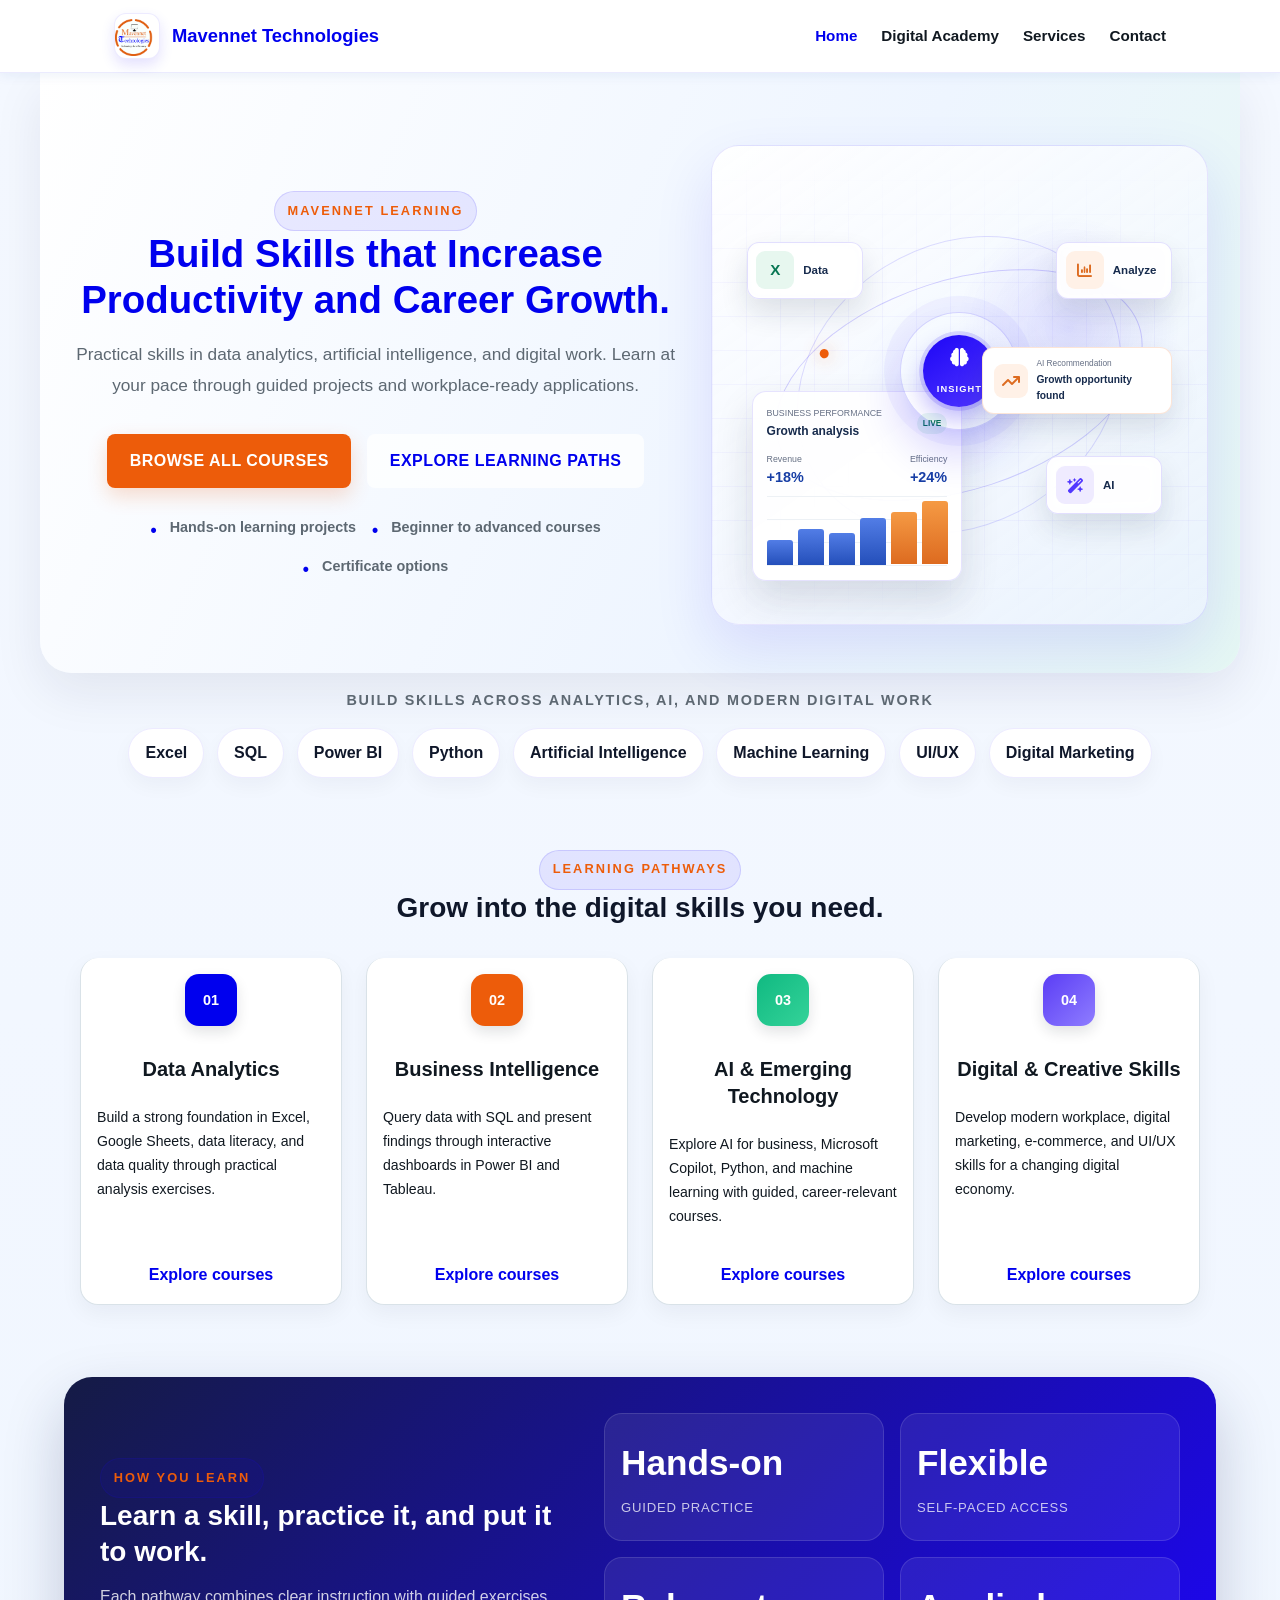
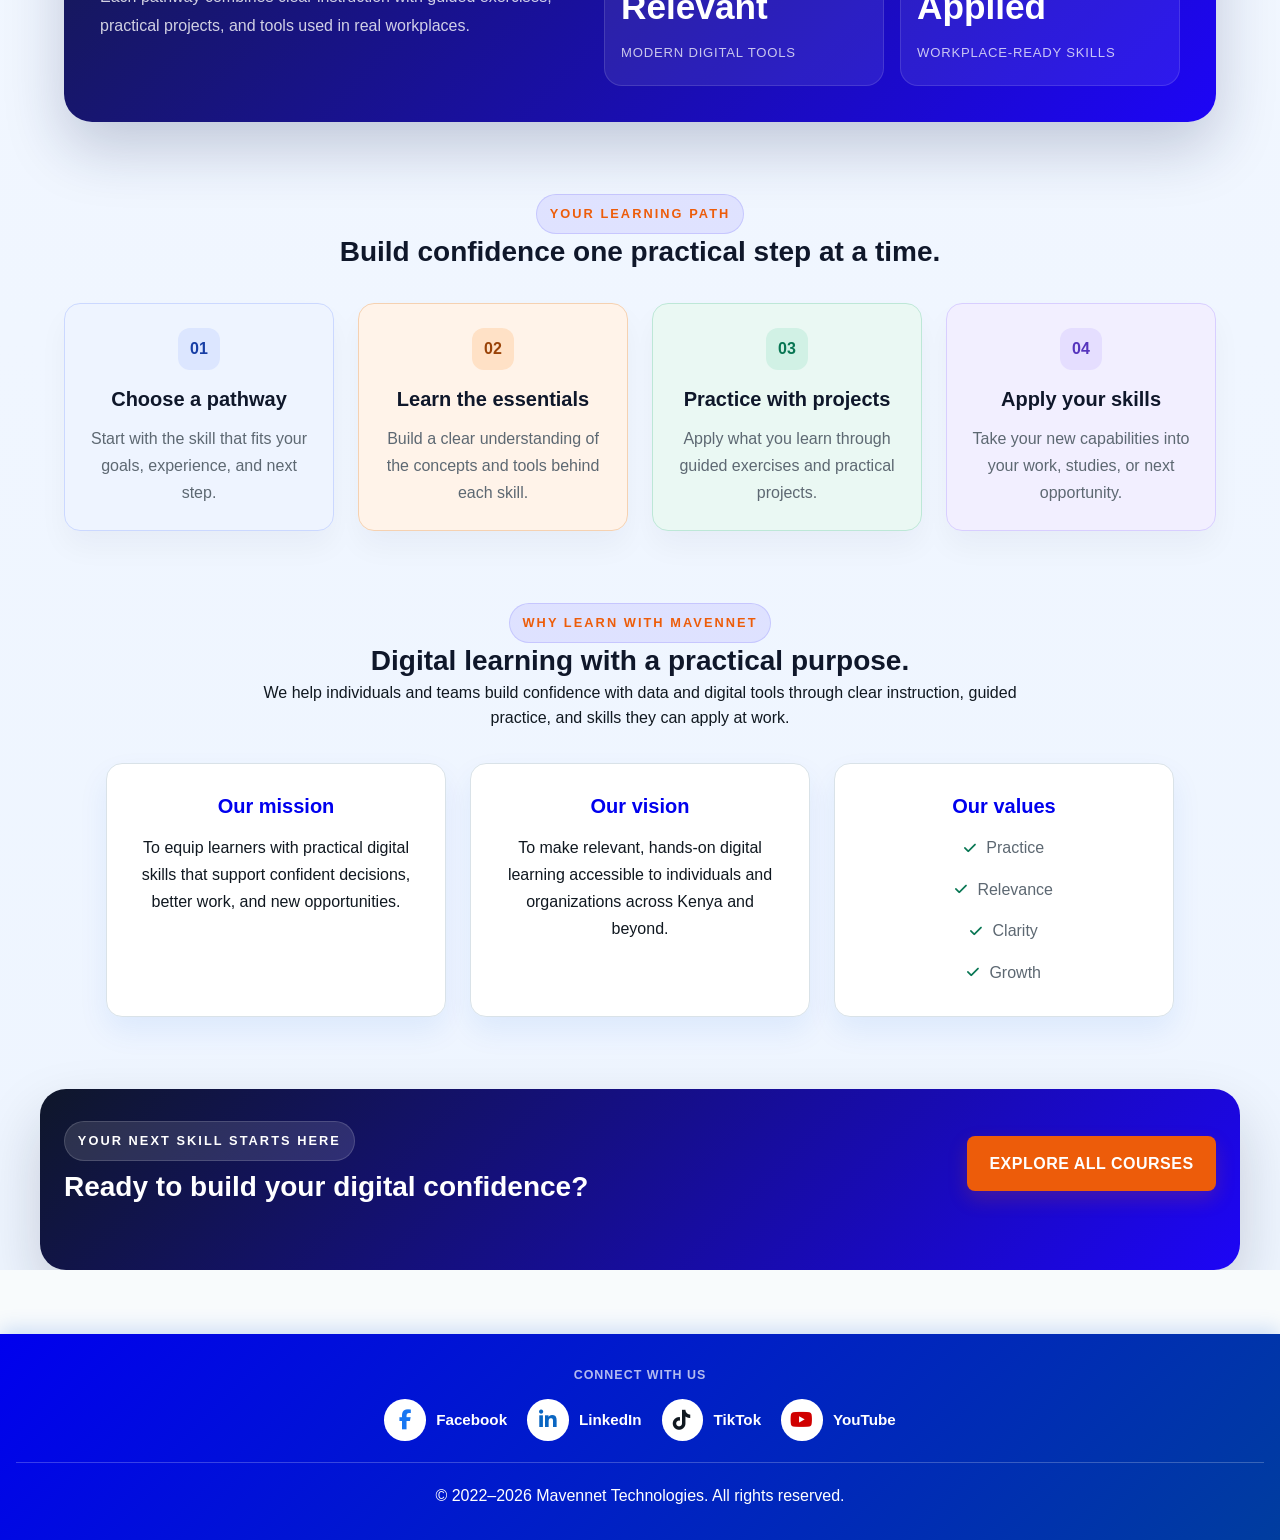
<file: index.html>
<!DOCTYPE html>
<html lang="en">
<head>
  <meta charset="UTF-8" />
  <meta name="viewport" content="width=device-width, initial-scale=1.0" />
  <meta name="description" content="Build practical data analytics and emerging digital skills with hands-on training in Excel, SQL, Power BI, Python, AI, and more from Mavennet Technologies." />
  <meta name="theme-color" content="#1d05f6" />
  <meta name="p:domain_verify" content="9344c456be92e4ecd04cf765d21a1bd2"/>
  <link rel="canonical" href="https://patrickkimathi.github.io/Mavennet-Technologies/" />
  <meta property="og:type" content="website" />
  <meta property="og:site_name" content="Mavennet Technologies" />
  <meta property="og:title" content="Mavennet Technologies | Data Analytics & Digital Skills Training" />
  <meta property="og:description" content="Build practical data analytics and emerging digital skills with hands-on training in Excel, SQL, Power BI, Python, and AI." />
  <meta property="og:url" content="https://patrickkimathi.github.io/Mavennet-Technologies/" />
  <meta property="og:image" content="https://patrickkimathi.github.io/Mavennet-Technologies/images/DATA%20SKILLS%20EXCEL%20GOOGLE%20SHEETS%20POWER%20BI.png" />
  <meta property="og:image:alt" content="Mavennet Technologies data skills training in Excel, Google Sheets, Power BI, SQL, and Python" />
  <meta name="twitter:card" content="summary_large_image" />
  <meta name="twitter:title" content="Mavennet Technologies | Data Analytics & Digital Skills Training" />
  <meta name="twitter:description" content="Build practical data analytics and emerging digital skills with hands-on training." />
  <meta name="twitter:image" content="https://patrickkimathi.github.io/Mavennet-Technologies/images/DATA%20SKILLS%20EXCEL%20GOOGLE%20SHEETS%20POWER%20BI.png" />
  <title>Mavennet Technologies | Data Analytics & Digital Skills Training</title>
  <script type="application/ld+json">
    {
      "@context": "https://schema.org",
      "@type": "Organization",
      "name": "Mavennet Technologies",
      "url": "https://patrickkimathi.github.io/Mavennet-Technologies/",
      "logo": "https://patrickkimathi.github.io/Mavennet-Technologies/images/Mavennet%20Technologies%20Logo.png",
      "email": "mavennetech@gmail.com",
      "areaServed": "East Africa",
      "knowsAbout": ["Data analytics", "Business intelligence", "Digital skills training", "Artificial intelligence"],
      "sameAs": [
        "https://www.facebook.com/profile.php?id=100037748263947",
        "https://www.linkedin.com/in/patkariuki/",
        "https://www.tiktok.com/@mavennettech",
        "https://www.youtube.com/@MavennetTechnologies"
      ]
    }
  </script>
  <link rel="stylesheet" href="css/style.css" />
  <link rel="stylesheet" href="https://cdnjs.cloudflare.com/ajax/libs/font-awesome/6.5.2/css/all.min.css" />
  <script defer src="js/script.js"></script>
</head>
<body>
  <a class="skip-link" href="#main-content">Skip to main content</a>
  <!-- ===== Header ===== -->
  <header>
  <nav class="navbar">
    <a href="index.html" class="logo">
      <img src="images/Mavennet Technologies Logo.png" alt="Mavennet Technologies logo" class="brand-logo" />
      <span>Mavennet Technologies</span>
    </a>
    <ul class="nav-links" id="main-navigation">
      <li><a href="index.html" class="active">Home</a></li>
      <li><a href="training-services.html">Digital Academy</a></li>
    
      <li><a href="e-citizen-services.html">Services</a></li>
      <li><a href="contact.html">Contact</a></li>
    </ul>
    <!-- Hamburger icon -->
    <button class="menu-toggle" type="button" aria-label="Toggle navigation" aria-controls="main-navigation" aria-expanded="false">
      <span aria-hidden="true">&#9776;</span>
    </button>
  </nav>
</header>

  <!-- ===== Hero Section ===== -->
  <main class="home-page" id="main-content" tabindex="-1">
    <section class="home-hero home-hero-animated">
      <div class="home-hero-copy">
        <span class="eyebrow">Mavennet Learning</span>
        <h1>Build Skills that Increase Productivity and Career Growth.</h1>
        <p>
          Practical skills in data analytics, artificial intelligence, and digital work. Learn at your pace through guided projects and workplace-ready applications.
        </p>
        <div class="hero-buttons">
          <a href="training-services.html" class="btn btn-primary">Browse All Courses</a>
          <a href="#pathways" class="btn btn-secondary">Explore Learning Paths</a>
        </div>
        <ul class="hero-trust">
          <li>Hands-on learning projects</li>
          <li>Beginner to advanced courses</li>
          <li>Certificate options</li>
        </ul>
      </div>

      <div class="home-hero-visual" role="img" aria-label="Animated illustration showing raw data moving through analytics and artificial intelligence into a clear business insight">
        <div class="motion-grid" aria-hidden="true"></div>
        <div class="orbit orbit-one" aria-hidden="true"></div>
        <div class="orbit orbit-two" aria-hidden="true"></div>

        <div class="data-node node-excel" aria-hidden="true">
          <span class="node-icon">X</span>
          <span>Data</span>
        </div>
        <div class="data-node node-chart" aria-hidden="true">
          <span class="node-icon"><i class="fa-solid fa-chart-column"></i></span>
          <span>Analyze</span>
        </div>
        <div class="data-node node-ai" aria-hidden="true">
          <span class="node-icon"><i class="fa-solid fa-wand-magic-sparkles"></i></span>
          <span>AI</span>
        </div>

        <div class="insight-orb" aria-hidden="true">
          <div class="insight-core">
            <i class="fa-solid fa-brain"></i>
            <span>INSIGHT</span>
          </div>
        </div>

        <div class="analytics-card" aria-hidden="true">
          <div class="analytics-card-heading">
            <div>
              <small>BUSINESS PERFORMANCE</small>
              <strong>Growth analysis</strong>
            </div>
            <span>LIVE</span>
          </div>
          <div class="analytics-metrics">
            <div><small>Revenue</small><strong>+18%</strong></div>
            <div><small>Efficiency</small><strong>+24%</strong></div>
          </div>
          <div class="animated-chart">
            <span style="--height: 36%; --delay: 0.1s"></span>
            <span style="--height: 52%; --delay: 0.2s"></span>
            <span style="--height: 47%; --delay: 0.3s"></span>
            <span style="--height: 68%; --delay: 0.4s"></span>
            <span style="--height: 76%; --delay: 0.5s"></span>
            <span style="--height: 92%; --delay: 0.6s"></span>
          </div>
        </div>

        <div class="insight-badge" aria-hidden="true">
          <i class="fa-solid fa-arrow-trend-up"></i>
          <div><small>AI Recommendation</small><strong>Growth opportunity found</strong></div>
        </div>
      </div>
    </section>

    <section class="brand-strip" data-reveal>
      <p>Build skills across analytics, AI, and modern digital work</p>
      <div class="brand-tags signal-track">
        <span>Excel</span>
        <span>SQL</span>
        <span>Power BI</span>
        <span>Python</span>
        <span>Artificial Intelligence</span>
        <span>Machine Learning</span>
        <span>UI/UX</span>
        <span>Digital Marketing</span>
      </div>
    </section>

    <section class="solutions-section" id="pathways" tabindex="-1" data-reveal>
      <div class="section-heading">
        <span class="eyebrow">Learning pathways</span>
        <h2>Grow into the digital skills you need.</h2>
      </div>

      <div class="service-grid stagger-grid">
        <a class="service-card pathway-card" href="training-services.html?pathway=data-analytics#courses">
          <div class="icon-box blue">01</div>
          <h3>Data Analytics</h3>
          <p>Build a strong foundation in Excel, Google Sheets, data literacy, and data quality through practical analysis exercises.</p>
          <span class="pathway-card-action">Explore courses</span>
        </a>

        <a class="service-card pathway-card" href="training-services.html?pathway=business-intelligence#courses">
          <div class="icon-box orange">02</div>
          <h3>Business Intelligence</h3>
          <p>Query data with SQL and present findings through interactive dashboards in Power BI and Tableau.</p>
          <span class="pathway-card-action">Explore courses</span>
        </a>

        <a class="service-card pathway-card" href="training-services.html?pathway=ai-emerging#courses">
          <div class="icon-box green">03</div>
          <h3>AI & Emerging Technology</h3>
          <p>Explore AI for business, Microsoft Copilot, Python, and machine learning with guided, career-relevant courses.</p>
          <span class="pathway-card-action">Explore courses</span>
        </a>

        <a class="service-card pathway-card" href="training-services.html?pathway=digital-creative#courses">
          <div class="icon-box purple">04</div>
          <h3>Digital & Creative Skills</h3>
          <p>Develop modern workplace, digital marketing, e-commerce, and UI/UX skills for a changing digital economy.</p>
          <span class="pathway-card-action">Explore courses</span>
        </a>
      </div>
    </section>

    <section class="results-section" data-reveal>
      <div class="results-panel">
        <div class="results-copy">
          <span class="eyebrow">How you learn</span>
          <h2>Learn a skill, practice it, and put it to work.</h2>
          <p>Each pathway combines clear instruction with guided exercises, practical projects, and tools used in real workplaces.</p>
        </div>

        <div class="stats-grid">
          <div class="stat-box">
            <strong>Hands-on</strong>
            <span>guided practice</span>
          </div>
          <div class="stat-box">
            <strong>Flexible</strong>
            <span>self-paced access</span>
          </div>
          <div class="stat-box">
            <strong>Relevant</strong>
            <span>modern digital tools</span>
          </div>
          <div class="stat-box">
            <strong>Applied</strong>
            <span>workplace-ready skills</span>
          </div>
        </div>
      </div>
    </section>

    <section class="process-section" data-reveal>
      <div class="section-heading">
        <span class="eyebrow">Your learning path</span>
        <h2>Build confidence one practical step at a time.</h2>
      </div>

      <div class="process-grid stagger-grid">
        <div class="process-step learning-step learning-step-one">
          <span>01</span>
          <h3>Choose a pathway</h3>
          <p>Start with the skill that fits your goals, experience, and next step.</p>
        </div>
        <div class="process-step learning-step learning-step-two">
          <span>02</span>
          <h3>Learn the essentials</h3>
          <p>Build a clear understanding of the concepts and tools behind each skill.</p>
        </div>
        <div class="process-step learning-step learning-step-three">
          <span>03</span>
          <h3>Practice with projects</h3>
          <p>Apply what you learn through guided exercises and practical projects.</p>
        </div>
        <div class="process-step learning-step learning-step-four">
          <span>04</span>
          <h3>Apply your skills</h3>
          <p>Take your new capabilities into your work, studies, or next opportunity.</p>
        </div>
      </div>
    </section>

    <section class="about-values" id="about" tabindex="-1" data-reveal>
      <div class="section-heading">
        <span class="eyebrow">Why learn with Mavennet</span>
        <h2>Digital learning with a practical purpose.</h2>
        <p>We help individuals and teams build confidence with data and digital tools through clear instruction, guided practice, and skills they can apply at work.</p>
      </div>

      <div class="values-section stagger-grid">
        <article class="value-card about-value-mission">
          <h3>Our mission</h3>
          <p>To equip learners with practical digital skills that support confident decisions, better work, and new opportunities.</p>
        </article>
        <article class="value-card about-value-vision">
          <h3>Our vision</h3>
          <p>To make relevant, hands-on digital learning accessible to 
            individuals and organizations across Kenya and beyond.</p>
        </article>
        <article class="value-card about-value-values">
          <h3>Our values</h3>
          <ul>
            <li><i class="fa-solid fa-check" aria-hidden="true"></i><span>Practice</span></li>
            <li><i class="fa-solid fa-check" aria-hidden="true"></i><span>Relevance</span></li>
            <li><i class="fa-solid fa-check" aria-hidden="true"></i><span>Clarity</span></li>
            <li><i class="fa-solid fa-check" aria-hidden="true"></i><span>Growth</span></li>
          </ul>
        </article>
      </div>
    </section>

    <section class="cta-banner" data-reveal>
      <div>
        <span class="eyebrow light">Your next skill starts here</span>
        <h2>Ready to build your digital confidence?</h2>
      </div>
      <a href="training-services.html" class="btn btn-primary">Explore All Courses</a>
    </section>
  </main>
  

  <!-- ===== Footer ===== -->
  <footer>
    <p class="footer-section-label">Connect With Us</p>
    <nav class="footer-social" aria-label="Social media links">
      <a class="social-facebook" href="https://www.facebook.com/profile.php?id=100037748263947" target="_blank" rel="noopener"><i class="fa-brands fa-facebook-f" aria-hidden="true"></i><span>Facebook</span></a>
      <a class="social-linkedin" href="https://www.linkedin.com/in/patkariuki/" target="_blank" rel="noopener"><i class="fa-brands fa-linkedin-in" aria-hidden="true"></i><span>LinkedIn</span></a>
      <a class="social-tiktok" href="https://www.tiktok.com/@mavennettech" target="_blank" rel="noopener"><i class="fa-brands fa-tiktok" aria-hidden="true"></i><span>TikTok</span></a>
      <a class="social-youtube" href="https://www.youtube.com/@MavennetTechnologies" target="_blank" rel="noopener"><i class="fa-brands fa-youtube" aria-hidden="true"></i><span>YouTube</span></a>
    </nav>
    <p>&copy; 2022&ndash;2026 Mavennet Technologies. All rights reserved.</p>
  </footer>
</body>
</html>
</file>
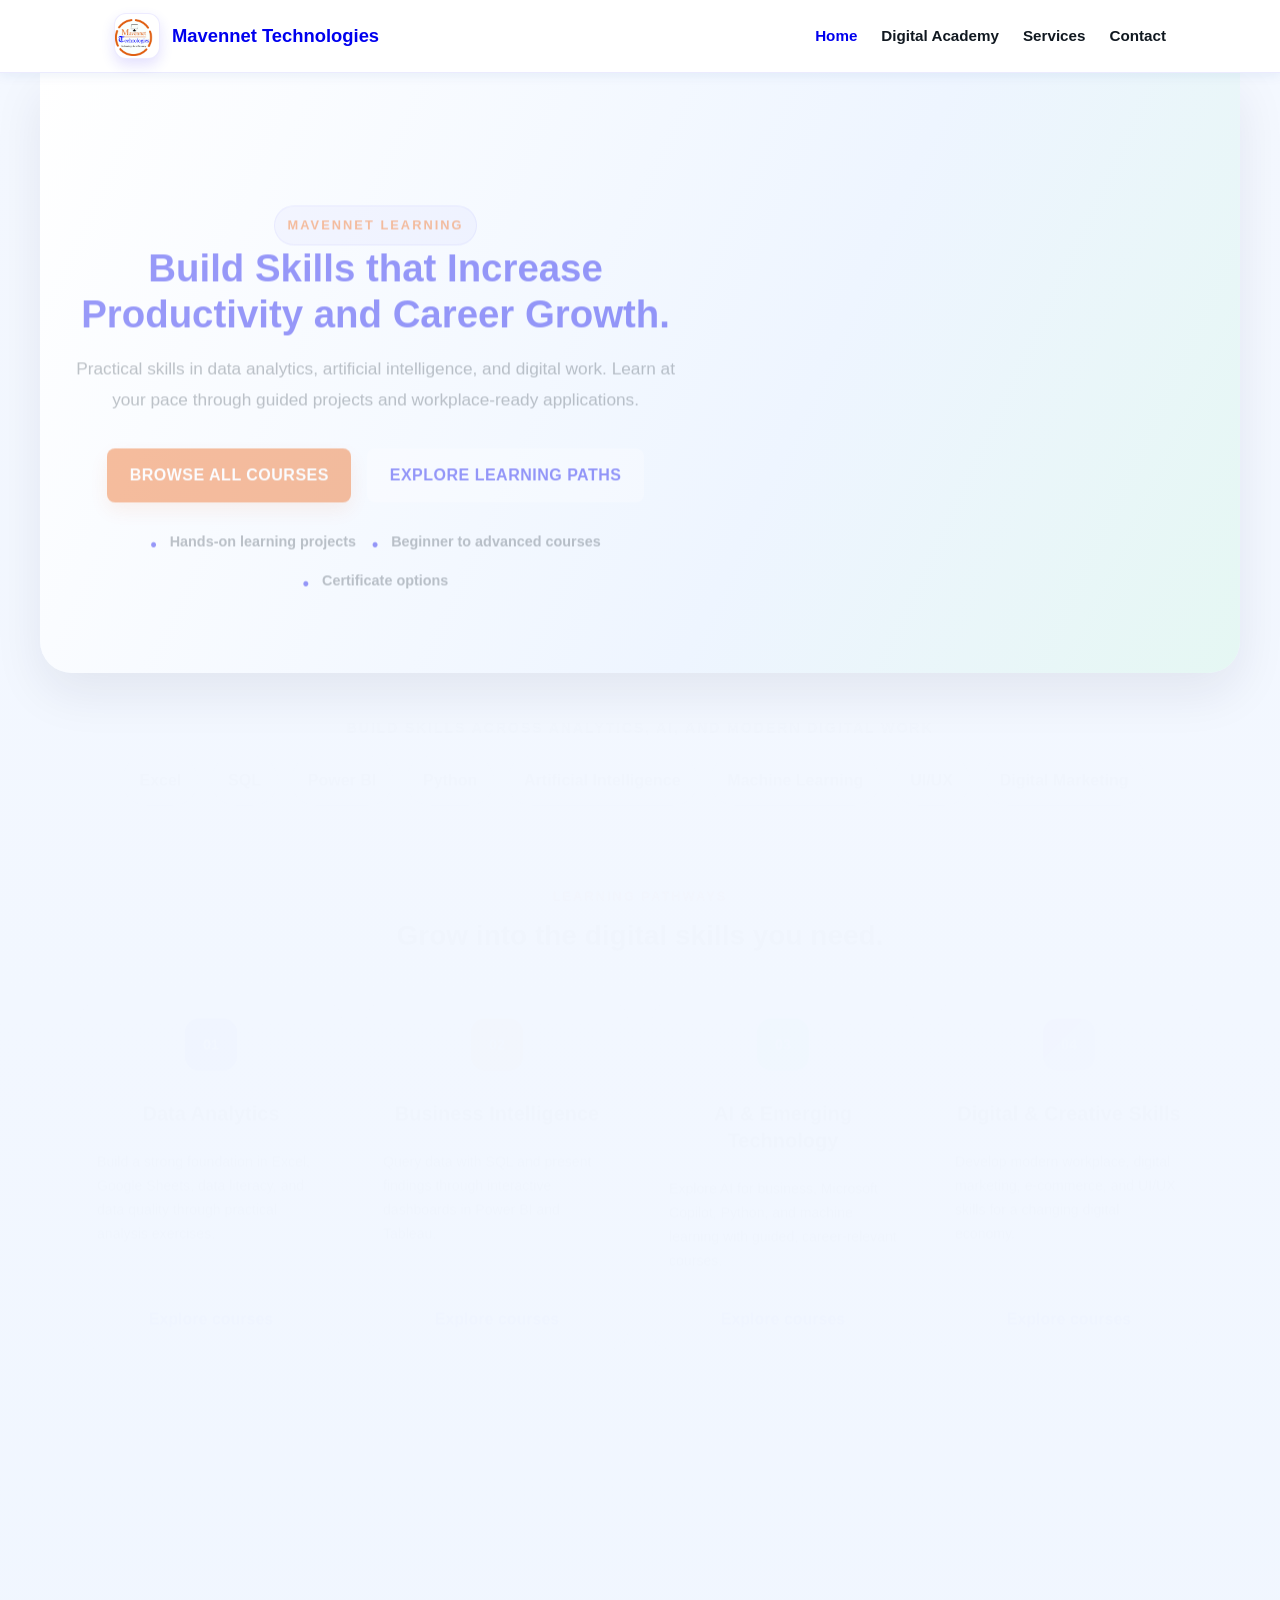
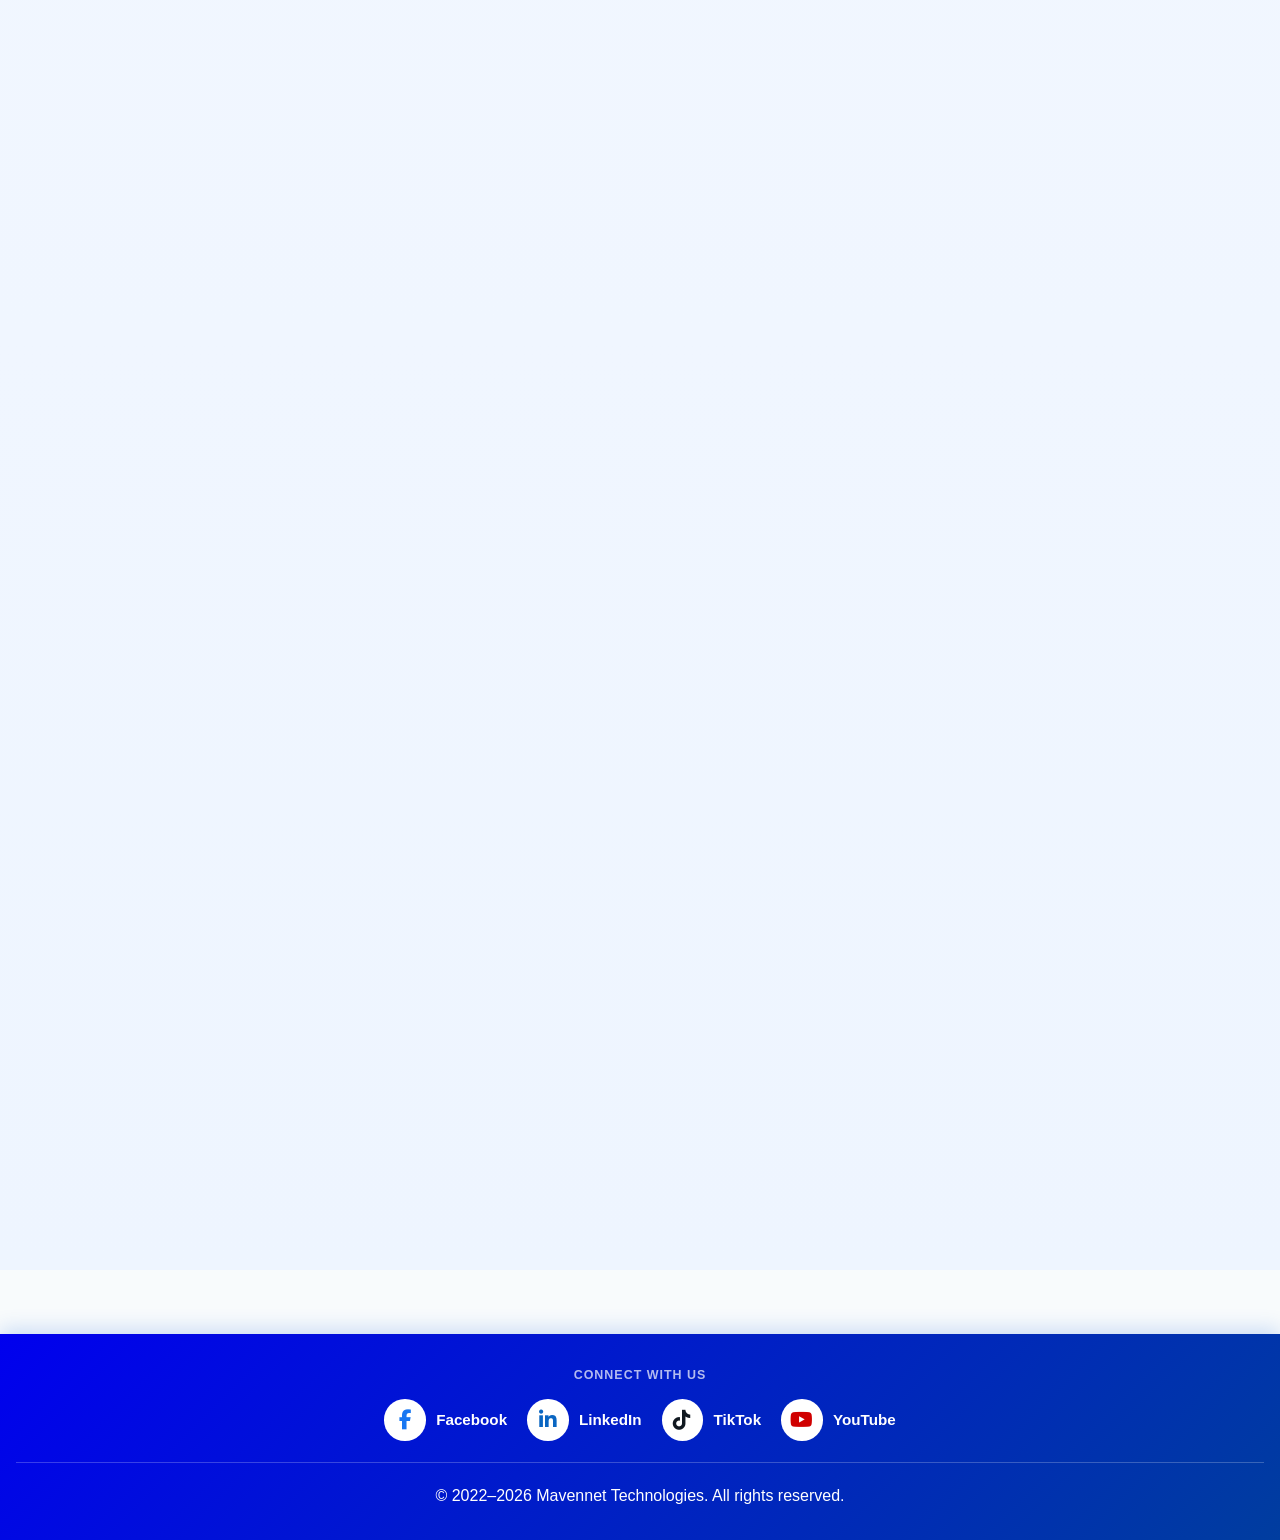
<file: about.html>
<!DOCTYPE html>
<html lang="en">
<head>
  <meta charset="UTF-8" />
  <meta name="viewport" content="width=device-width, initial-scale=1.0"/>
  <meta name="description" content="Learn more about Mavennet Technologies, our mission, values, and the practical solutions we deliver for digital growth." />
  <meta http-equiv="refresh" content="0; url=index.html#about" />
  <meta name="robots" content="noindex" />
  <meta name="theme-color" content="#1d05f6" />
  <title>About | Mavennet Technologies</title>
  <link rel="stylesheet" href="css/style.css"/>
  <link rel="stylesheet" href="https://cdnjs.cloudflare.com/ajax/libs/font-awesome/6.5.2/css/all.min.css" />
  <script defer src="js/script.js"></script>
</head>
<body>
  <!-- ===== Header ===== -->
  <header>
    <nav class="navbar">
      <a href="index.html" class="logo">
        <img src="images/Mavennet Technologies Logo.png" alt="Mavennet Technologies logo" class="brand-logo" />
        <span>Mavennet Technologies</span>
      </a>
      <ul class="nav-links">
        <li><a href="index.html">Home</a></li><li>
          <a href="training-services.html">Digital Academy</a></li>
        <li><a href="e-citizen-services.html">Services</a></li>
        <li><a href="contact.html">Contact</a></li>
      </ul>
      <div class="menu-toggle">&#9776;</div>
    </nav>
  </header>

  <main class="about-page">
    <section class="about-hero about-hero-animated">
      <div class="about-copy">
        <span class="eyebrow">About Mavennet</span>
        <h1>Helping Organizations & Businesses make better decisions and build stronger digital futures.</h1>
        <p>
          Mavennet Technologies partners with businesses, individuals, teams, 
          and institutions to create practical solutions that blend data, design, strategy, and skills development into measurable growth.
        </p>
        <div class="hero-buttons">
          <a href="contact.html" class="btn btn-primary about-consultation-btn">Book a Consultation</a>
          <a href="training-services.html" class="btn btn-secondary">Explore Our Courses</a>
        </div>
      </div>

      <div class="about-visual">
        <div class="about-panel">
          <div class="panel-top">
            <span class="dot blue"></span>
            <span class="dot orange"></span>
            <span class="dot green"></span>
          </div>

          <div class="vision-card">
            <small>Our Purpose</small>
            <h3>Turn complexity into clarity.</h3>
          </div>

          <ul class="about-list">
            <li>Data strategy and BI</li>
            <li>Brand and digital design</li>
            <li>Business transformation</li>
            <li>Skills training and learning programs</li>
          </ul>
        </div>
      </div>
    </section>

    <section class="about-metrics" data-reveal>
      <div class="metric-card">
        <strong>200+</strong>
        <span>Clients served</span>
      </div>
      <div class="metric-card">
        <strong>110+</strong>
        <span>Projects delivered</span>
      </div>
      <div class="metric-card">
        <strong>19</strong>
        <span>Active growth initiatives</span>
      </div>
      <div class="metric-card">
        <strong>96%</strong>
        <span>Client satisfaction</span>
      </div>
      <div class="metric-card">
        <strong>50+</strong>
        <span>Individuals trained</span>
      </div>
      <div class="metric-card">
        <strong>10+</strong>
        <span>Institutions trained</span>
      </div>
    </section>

    <section class="about-values" data-reveal>
      <div class="section-heading">
        <span class="eyebrow">What drives us</span>
        <h2>Built on clarity, integrity, and measurable impact.</h2>
      </div>

      <div class="values-section stagger-grid">
        <div class="value-card">
          <h3>Mission</h3>
          <p>To empower businesses to become more confident, agile, and competitive through practical data analytics and digital solutions.</p>
        </div>
        <div class="value-card">
          <h3>Vision</h3>
          <p>To be the trusted partner for organizations seeking measurable digital transformation and clearer decision-making across East Africa.</p>
        </div>
        <div class="value-card">
          <h3>Core Values</h3>
          <ul>
            <li>Clarity: We make complexity understandable.</li>
            <li>Integrity: We act with honesty and transparency.</li>
            <li>Impact: We value measurable outcomes.</li>
            <li>Collaboration: We succeed together with our clients.</li>
          </ul>
        </div>
      </div>
    </section>

    <section class="about-solutions" data-reveal>
      <div class="section-heading">
        <span class="eyebrow">What we do</span>
        <h2>Solutions designed for business clarity and sustainable growth.</h2>
      </div>

      <div class="service-grid stagger-grid">
        <article class="service-card">
          <div class="icon-box blue">01</div>
          <h3>Analytics & BI</h3>
          <p>Delivering dashboards, reporting, and automation with Power BI, Tableau, SQL, and Python.</p>
        </article>

        <article class="service-card">
          <div class="icon-box orange">02</div>
          <h3>Digital Strategy</h3>
          <p>Helping teams optimize campaigns, performance tracking, and customer engagement with smarter decisions.</p>
        </article>

        <article class="service-card">
          <div class="icon-box green">03</div>
          <h3>Design & UX</h3>
          <p>Creating polished, user-centered experiences that build trust and improve communication.</p>
        </article>
      </div>
    </section>

    <section class="process-section" data-reveal>
      <div class="section-heading">
        <span class="eyebrow">How we work</span>
        <h2>A structured process that keeps teams aligned and effective.</h2>
      </div>

      <div class="process-grid stagger-grid">
        <div class="process-step">
          <span>01</span>
          <h3>Listen</h3>
          <p>We understand your goals, constraints, and opportunities before proposing a direction.</p>
        </div>
        <div class="process-step">
          <span>02</span>
          <h3>Design</h3>
          <p>We map the right strategy, tools, and systems around your specific business context.</p>
        </div>
        <div class="process-step">
          <span>03</span>
          <h3>Deliver</h3>
          <p>We build, test, and refine the solution with practical implementation in mind.</p>
        </div>
        <div class="process-step">
          <span>04</span>
          <h3>Grow</h3>
          <p>We help you monitor results, improve performance, and scale the systems that work.</p>
        </div>
      </div>
    </section>

    <section class="cta-banner" data-reveal>
      <div>
        <span class="eyebrow light">Let’s talk</span>
        <h2>Ready to build a smarter digital foundation?</h2>
      </div>
      <a href="contact.html" class="btn btn-primary">Start a Conversation</a>
    </section>
  </main>

  <!-- ===== Footer ===== -->
  <footer>
    <p class="footer-section-label">Connect With Us</p>
    <nav class="footer-social" aria-label="Social media links">
      <a class="social-facebook" href="https://www.facebook.com/profile.php?id=100037748263947" target="_blank" rel="noopener"><i class="fa-brands fa-facebook-f" aria-hidden="true"></i><span>Facebook</span></a>
      <a class="social-linkedin" href="https://www.linkedin.com/in/patkariuki/" target="_blank" rel="noopener"><i class="fa-brands fa-linkedin-in" aria-hidden="true"></i><span>LinkedIn</span></a>
      <a class="social-tiktok" href="https://www.tiktok.com/@mavennettech" target="_blank" rel="noopener"><i class="fa-brands fa-tiktok" aria-hidden="true"></i><span>TikTok</span></a>
      <a class="social-youtube" href="https://www.youtube.com/@MavennetTechnologies" target="_blank" rel="noopener"><i class="fa-brands fa-youtube" aria-hidden="true"></i><span>YouTube</span></a>
    </nav>
    <p>&copy; 2022&ndash;2026 Mavennet Technologies. All rights reserved.</p>
  </footer>
</body>
</html>
</file>
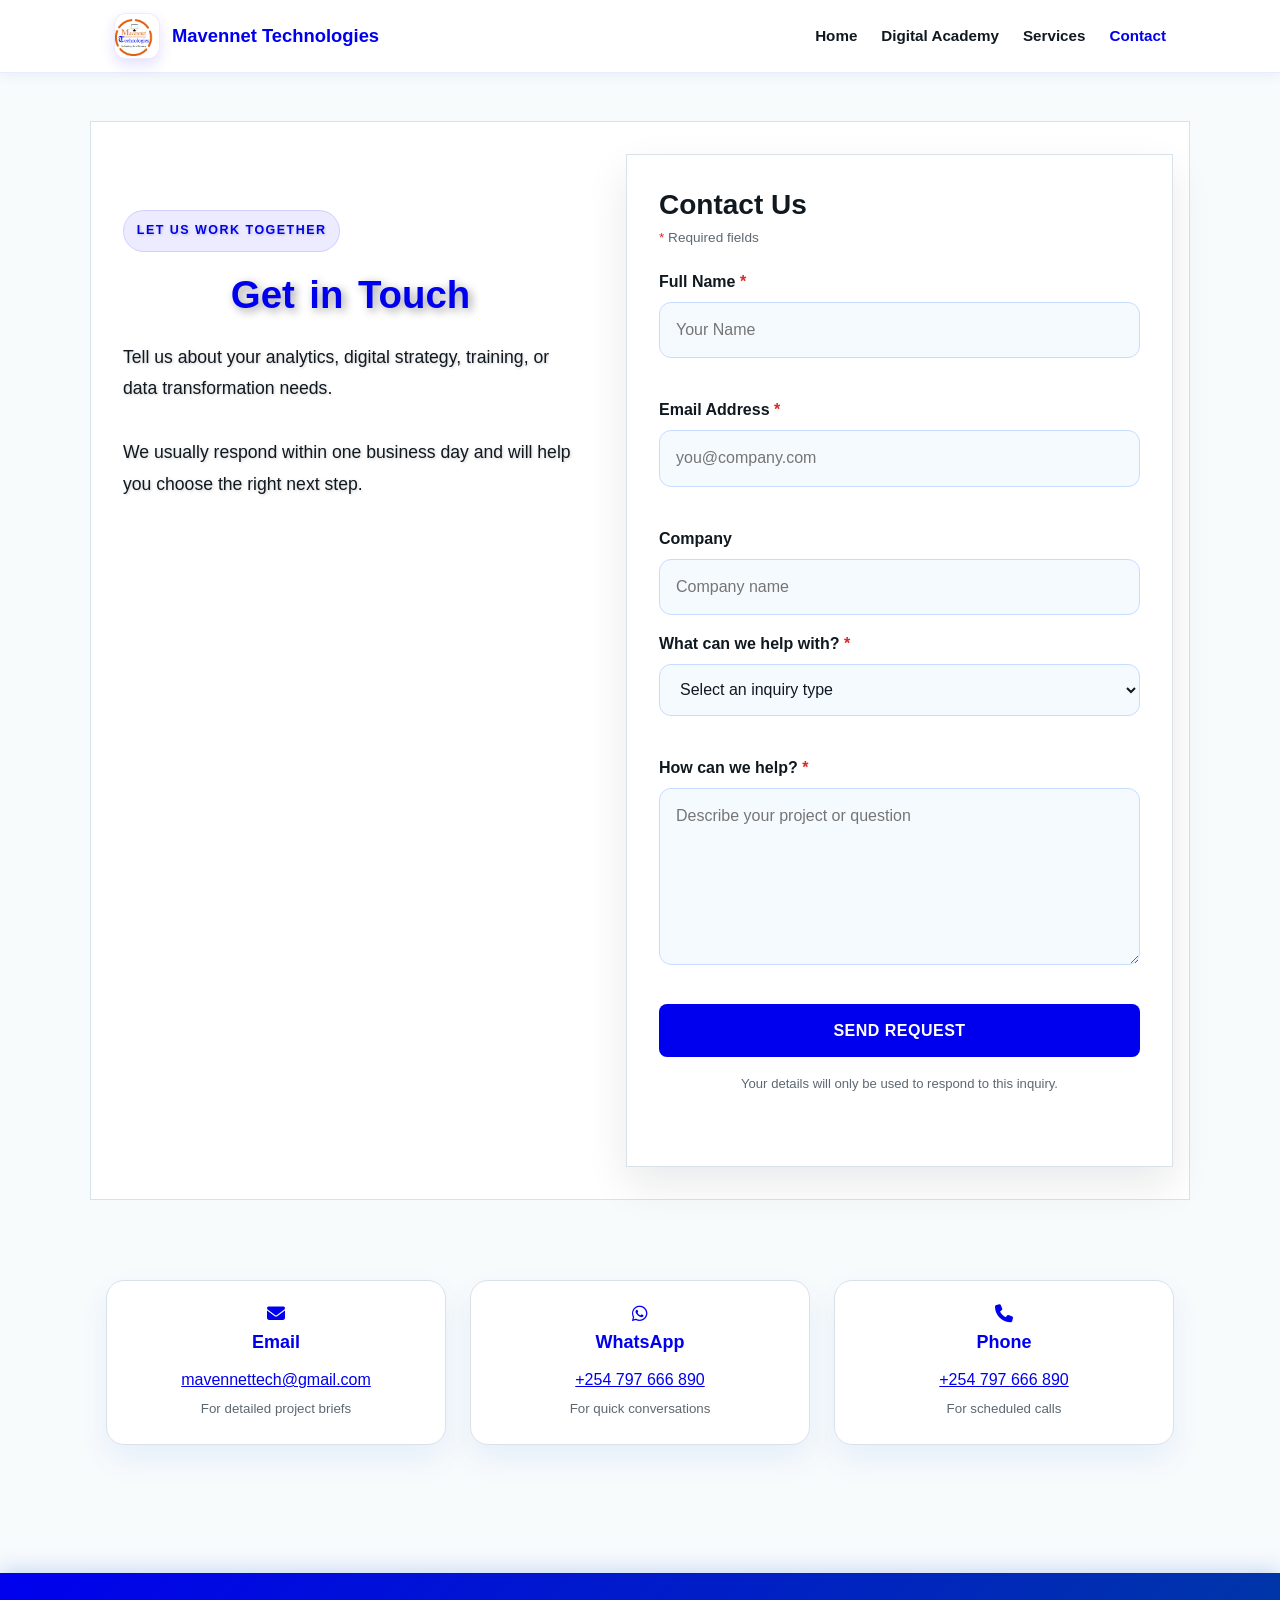
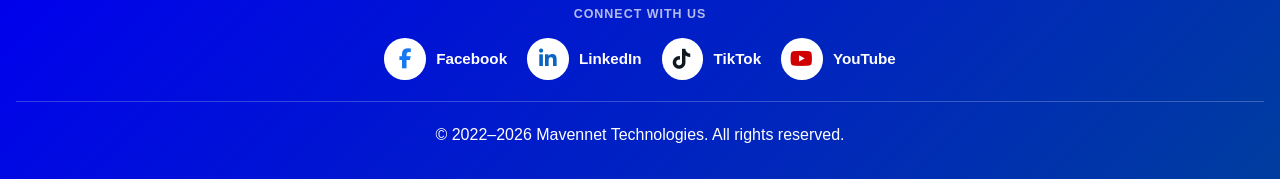
<file: contact.html>
<!DOCTYPE html>
<html lang="en">
<head>
<meta charset="UTF-8" />
<meta name="viewport" content="width=device-width, initial-scale=1.0" />
<meta name="description" content="Contact Mavennet Technologies about data analytics training, digital skills courses, digital services, or a tailored learning program." />
<meta name="theme-color" content="#1d05f6" />
<link rel="canonical" href="https://patrickkimathi.github.io/Mavennet-Technologies/contact.html" />
<meta property="og:type" content="website" />
<meta property="og:site_name" content="Mavennet Technologies" />
<meta property="og:title" content="Contact Mavennet Technologies | Digital Skills Training" />
<meta property="og:description" content="Contact Mavennet Technologies about data analytics training, digital skills courses, and services." />
<meta property="og:url" content="https://patrickkimathi.github.io/Mavennet-Technologies/contact.html" />
<meta property="og:image" content="https://patrickkimathi.github.io/Mavennet-Technologies/images/DATA%20SKILLS%20EXCEL%20GOOGLE%20SHEETS%20POWER%20BI.png" />
<meta name="twitter:card" content="summary_large_image" />
<meta name="twitter:title" content="Contact Mavennet Technologies | Digital Skills Training" />
<meta name="twitter:description" content="Contact Mavennet Technologies about data analytics training, digital skills courses, and services." />
<meta name="twitter:image" content="https://patrickkimathi.github.io/Mavennet-Technologies/images/DATA%20SKILLS%20EXCEL%20GOOGLE%20SHEETS%20POWER%20BI.png" />
<title>Contact Mavennet Technologies | Digital Skills Training</title>
<link rel="stylesheet" href="css/style.css" />
<link rel="stylesheet" href="https://cdnjs.cloudflare.com/ajax/libs/font-awesome/6.5.2/css/all.min.css" />
<script defer src="js/script.js"></script>
</head>
<body>
<a class="skip-link" href="#main-content">Skip to main content</a>
<!-- ===== Header ===== -->
<header>
<nav class="navbar">
<a href="index.html" class="logo">
  <img src="images/Mavennet Technologies Logo.png" alt="Mavennet Technologies logo" class="brand-logo" />
  <span>Mavennet Technologies</span>
</a>
<ul class="nav-links" id="main-navigation">
          <li><a href="index.html">Home</a></li>
          <li><a href="training-services.html">Digital Academy</a></li>
        
          <li><a href="e-citizen-services.html">Services</a></li>
          <li><a href="contact.html" class="active">Contact</a></li>
</ul>
<button class="menu-toggle" type="button" aria-label="Toggle navigation" aria-controls="main-navigation" aria-expanded="false">
  <span aria-hidden="true">&#9776;</span>
</button>
</nav>
</header>


<!-- ===== Contact Section ===== -->
<main id="main-content">
  <section class="contact-hero">
    <div class="hero-text">
      <p class="eyebrow">Let us work together</p>
      <h1>Get in Touch</h1>
      <p>Tell us about your analytics, digital strategy, training, or data transformation needs.</p>
      <p>We usually respond within one business day and will help you choose the right next step.</p>
    </div>

    <div class="contact-panel card">
      <h2>Contact Us</h2>
      <p class="required-note"><span aria-hidden="true">*</span> Required fields</p>
      <form id="contactForm" class="contact-form" novalidate>
        <div class="form-field">
          <label class="required" for="name">Full Name</label>
          <input id="name" name="name" type="text" placeholder="Your Name" autocomplete="name" required aria-describedby="nameError" />
          <p class="field-error" id="nameError"></p>
        </div>

        <div class="form-field">
          <label class="required" for="email">Email Address</label>
          <input id="email" name="email" type="email" placeholder="you@company.com" autocomplete="email" inputmode="email" required aria-describedby="emailError" />
          <p class="field-error" id="emailError"></p>
        </div>

        <div class="form-field">
          <label for="company">Company</label>
          <input id="company" name="company" type="text" placeholder="Company name" autocomplete="organization" />
        </div>

        <div class="form-field">
          <label class="required" for="inquiryType">What can we help with?</label>
          <select id="inquiryType" name="inquiryType" required aria-describedby="inquiryTypeError">
            <option value="">Select an inquiry type</option>
            <option value="Training">Training</option>
            <option value="Digital Services">Digital services</option>
            <option value="Analytics Consulting">Analytics consulting</option>
            <option value="General Question">General question</option>
          </select>
          <p class="field-error" id="inquiryTypeError"></p>
        </div>

        <div class="form-field">
          <label class="required" for="message">How can we help?</label>
          <textarea id="message" name="message" placeholder="Describe your project or question" rows="6" required aria-describedby="messageError"></textarea>
          <p class="field-error" id="messageError"></p>
        </div>

        <button type="submit" class="btn">Send Request</button>
        <p class="privacy-note">Your details will only be used to respond to this inquiry.</p>
        <p id="formStatus" class="form-status" role="status" aria-live="polite"></p>
      </form>
    </div>
  </section>

  <section class="contact-details">
    <div class="contact-cards">
      <div class="contact-card">
        <h4><i class="fa-solid fa-envelope" aria-hidden="true"></i> Email</h4>
        <p><a href="mailto:mavennettech@gmail.com">mavennettech@gmail.com</a></p>
        <small>For detailed project briefs</small>
      </div>
      <div class="contact-card">
        <h4><i class="fa-brands fa-whatsapp" aria-hidden="true"></i> WhatsApp</h4>
        <p><a href="https://wa.me/254797666890" target="_blank" rel="noopener">+254 797 666 890</a></p>
        <small>For quick conversations</small>
      </div>
    
      <div class="contact-card">
        <h4><i class="fa-solid fa-phone" aria-hidden="true"></i> Phone</h4>
        <p><a href="tel:+254797666890">+254 797 666 890</a></p>
        <small>For scheduled calls</small>
      </div>
    </div>
  </section>
</main>


<!-- ===== Footer ===== -->
<footer>
  <p class="footer-section-label">Connect With Us</p>
  <nav class="footer-social" aria-label="Social media links">
      <a class="social-facebook" href="https://www.facebook.com/profile.php?id=100037748263947" target="_blank" rel="noopener"><i class="fa-brands fa-facebook-f" aria-hidden="true"></i><span>Facebook</span></a>
      <a class="social-linkedin" href="https://www.linkedin.com/in/patkariuki/" target="_blank" rel="noopener"><i class="fa-brands fa-linkedin-in" aria-hidden="true"></i><span>LinkedIn</span></a>
      <a class="social-tiktok" href="https://www.tiktok.com/@mavennettech" target="_blank" rel="noopener"><i class="fa-brands fa-tiktok" aria-hidden="true"></i><span>TikTok</span></a>
      <a class="social-youtube" href="https://www.youtube.com/@MavennetTechnologies" target="_blank" rel="noopener"><i class="fa-brands fa-youtube" aria-hidden="true"></i><span>YouTube</span></a>
  </nav>
    <p>&copy; 2022&ndash;2026 Mavennet Technologies. All rights reserved.</p>
</footer>
</body>
</html>
</file>
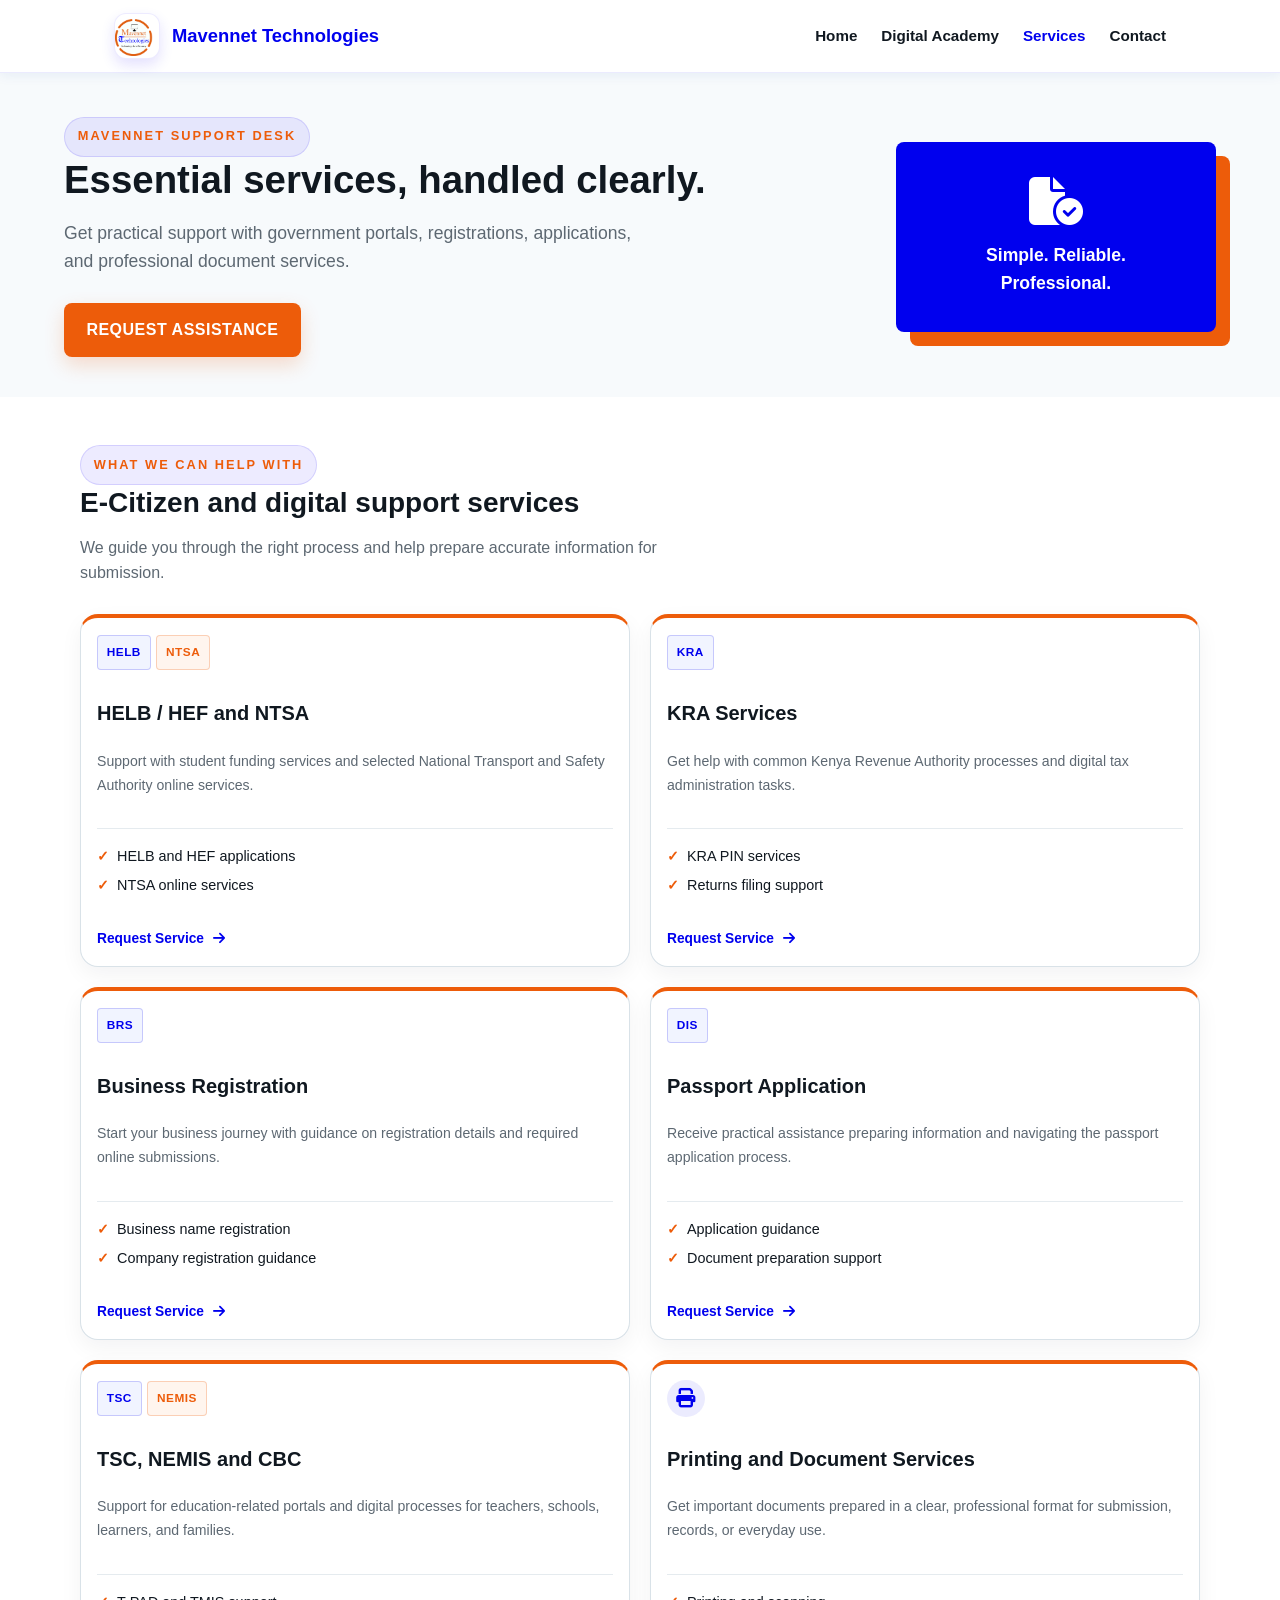
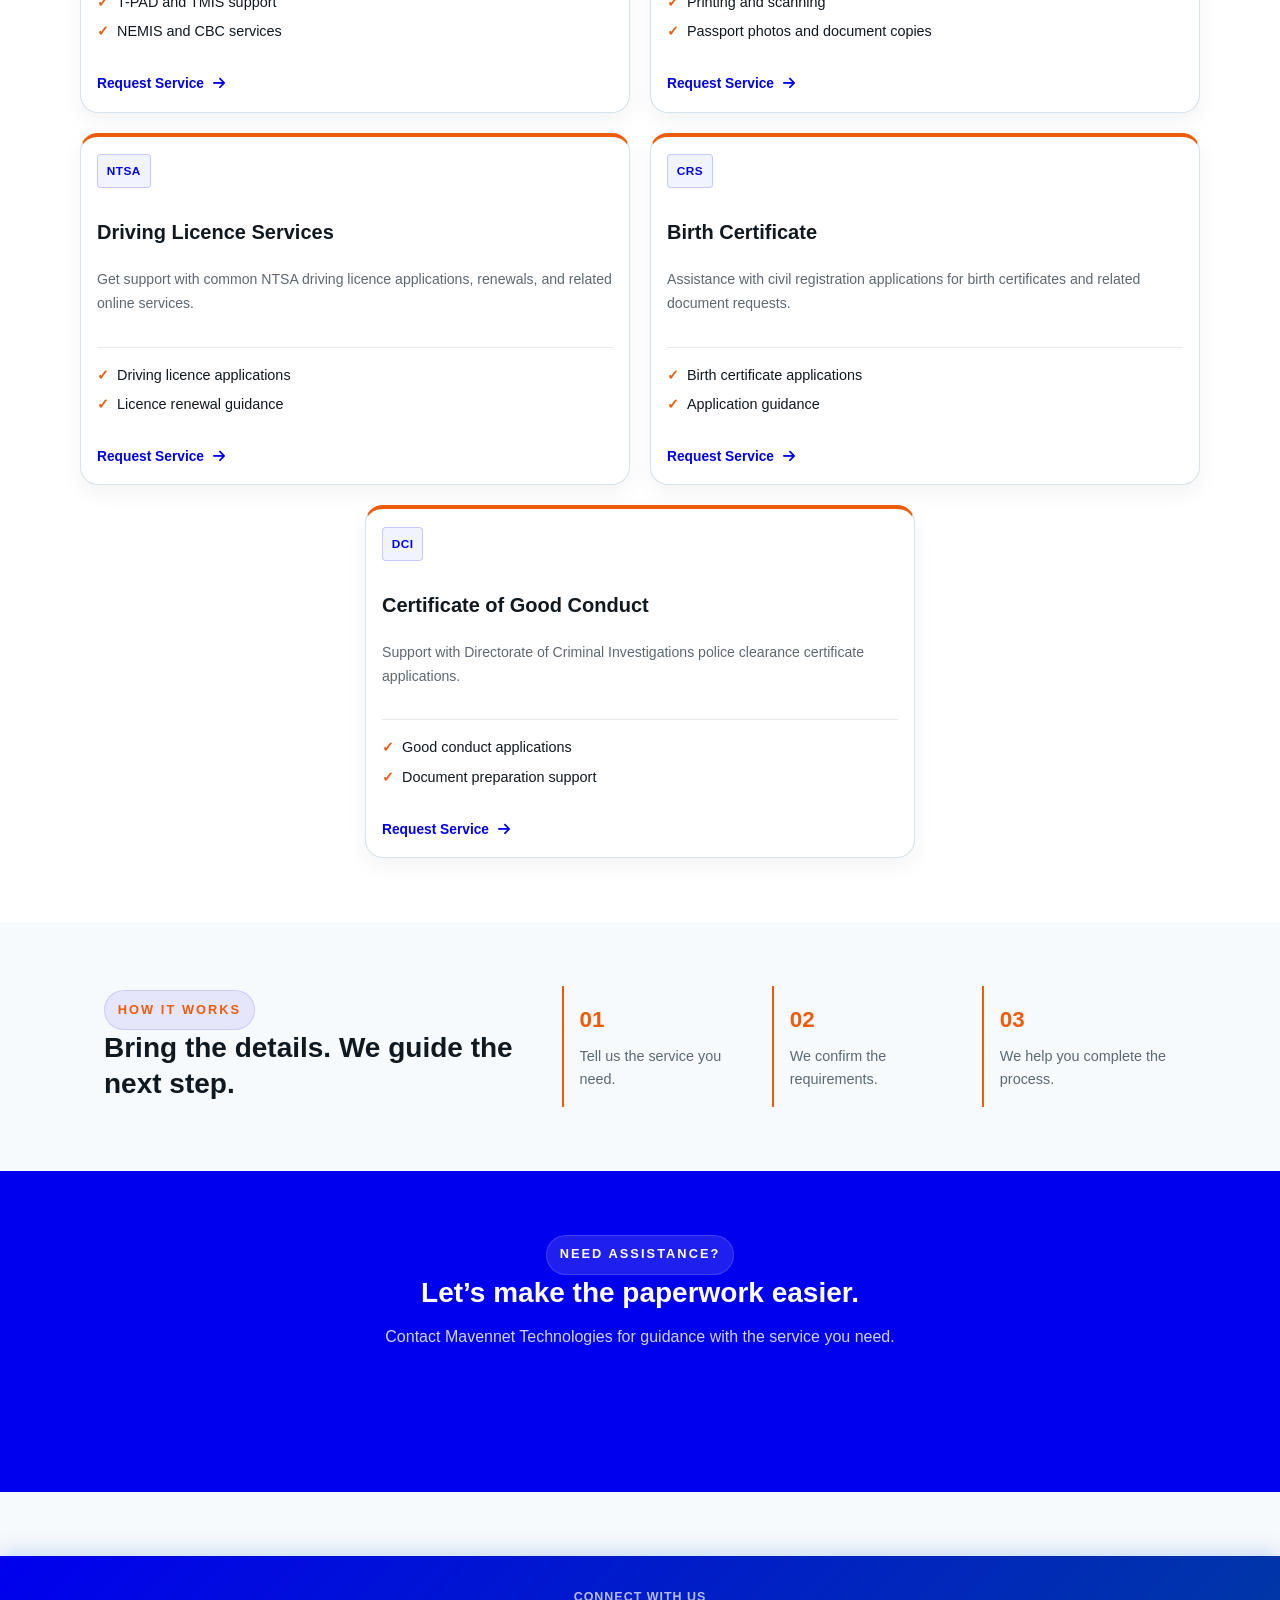
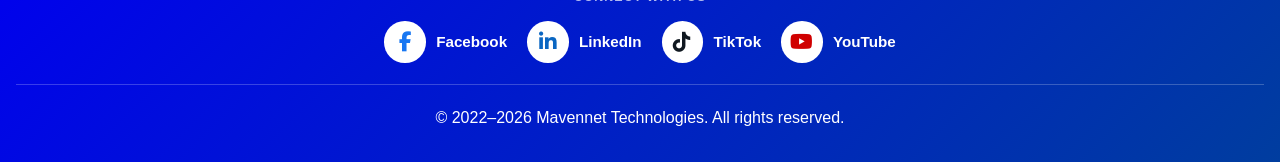
<file: e-citizen-services.html>
<!DOCTYPE html>
<html lang="en">
<head>
  <meta charset="UTF-8" />
  <meta name="viewport" content="width=device-width, initial-scale=1.0" />
  <meta name="description" content="Mavennet Technologies helps individuals and businesses access e-Citizen, KRA, registration, passport, education, and printing services." />
  <meta name="theme-color" content="#1d05f6" />
  <link rel="canonical" href="https://patrickkimathi.github.io/Mavennet-Technologies/e-citizen-services.html" />
  <meta property="og:type" content="website" />
  <meta property="og:site_name" content="Mavennet Technologies" />
  <meta property="og:title" content="E-Citizen & Digital Support Services | Mavennet Technologies" />
  <meta property="og:description" content="Get support with e-Citizen, KRA, registration, passport, education, and document services." />
  <meta property="og:url" content="https://patrickkimathi.github.io/Mavennet-Technologies/e-citizen-services.html" />
  <meta property="og:image" content="https://patrickkimathi.github.io/Mavennet-Technologies/images/DATA%20SKILLS%20EXCEL%20GOOGLE%20SHEETS%20POWER%20BI.png" />
  <meta name="twitter:card" content="summary_large_image" />
  <meta name="twitter:title" content="E-Citizen & Digital Support Services | Mavennet Technologies" />
  <meta name="twitter:description" content="Get support with e-Citizen, KRA, registration, passport, education, and document services." />
  <meta name="twitter:image" content="https://patrickkimathi.github.io/Mavennet-Technologies/images/DATA%20SKILLS%20EXCEL%20GOOGLE%20SHEETS%20POWER%20BI.png" />
  <title>E-Citizen Services | Mavennet Technologies</title>
  <link rel="stylesheet" href="css/style.css" />
  <link rel="stylesheet" href="https://cdnjs.cloudflare.com/ajax/libs/font-awesome/6.5.2/css/all.min.css" />
  <script defer src="js/script.js"></script>
</head>
<body class="e-citizen-page">
  <header>
    <nav class="navbar">
      <a href="index.html" class="logo">
        <img src="images/Mavennet Technologies Logo.png" alt="Mavennet Technologies logo" class="brand-logo" />
        <span>Mavennet Technologies</span>
      </a>
      <ul class="nav-links">
        <li><a href="index.html">Home</a></li>
        <li><a href="training-services.html">Digital Academy</a></li>
       
        <li><a href="e-citizen-services.html" class="active">Services</a></li>
        <li><a href="contact.html">Contact</a></li>
      </ul>
      <div class="menu-toggle">&#9776;</div>
    </nav>
  </header>

  <main>
    <section class="services-hero">
      <div class="services-hero-copy">
        <p class="eyebrow">Mavennet support desk</p>
        <h1>Essential services, handled clearly.</h1>
        <p>Get practical support with government portals, registrations, applications, and professional document services.</p>
        <a href="contact.html" class="btn btn-primary">Request Assistance</a>
      </div>
      <div class="services-hero-mark" aria-hidden="true">
        <i class="fa-solid fa-file-circle-check"></i>
        <span>Simple. Reliable. Professional.</span>
      </div>
    </section>

    <section class="service-directory" aria-labelledby="service-directory-title">
      <div class="service-section-heading">
        <p class="eyebrow">What we can help with</p>
        <h2 id="service-directory-title">E-Citizen and digital support services</h2>
        <p>We guide you through the right process and help prepare accurate information for submission.</p>
      </div>

      <div class="service-grid">
        <article class="service-card">
          <div class="service-logo-group" aria-label="HELB and NTSA services"><span class="service-logo">HELB</span><span class="service-logo">NTSA</span></div>
          <h3>HELB / HEF and NTSA</h3>
          <p>Support with student funding services and selected National Transport and Safety Authority online services.</p>
          <ul>
            <li>HELB and HEF applications</li>
            <li>NTSA online services</li>
          </ul>
          <a href="contact.html" class="service-action">Request Service <i class="fa-solid fa-arrow-right" aria-hidden="true"></i></a>
        </article>

        <article class="service-card">
          <div class="service-logo-group" aria-label="KRA services"><span class="service-logo">KRA</span></div>
          <h3>KRA Services</h3>
          <p>Get help with common Kenya Revenue Authority processes and digital tax administration tasks.</p>
          <ul>
            <li>KRA PIN services</li>
            <li>Returns filing support</li>
          </ul>
          <a href="contact.html" class="service-action">Request Service <i class="fa-solid fa-arrow-right" aria-hidden="true"></i></a>
        </article>

        <article class="service-card">
          <div class="service-logo-group" aria-label="Business Registration Services"><span class="service-logo">BRS</span></div>
          <h3>Business Registration</h3>
          <p>Start your business journey with guidance on registration details and required online submissions.</p>
          <ul>
            <li>Business name registration</li>
            <li>Company registration guidance</li>
          </ul>
          <a href="contact.html" class="service-action">Request Service <i class="fa-solid fa-arrow-right" aria-hidden="true"></i></a>
        </article>

        <article class="service-card">
          <div class="service-logo-group" aria-label="Directorate of Immigration Services"><span class="service-logo">DIS</span></div>
          <h3>Passport Application</h3>
          <p>Receive practical assistance preparing information and navigating the passport application process.</p>
          <ul>
            <li>Application guidance</li>
            <li>Document preparation support</li>
          </ul>
          <a href="contact.html" class="service-action">Request Service <i class="fa-solid fa-arrow-right" aria-hidden="true"></i></a>
        </article>

        <article class="service-card">
          <div class="service-logo-group" aria-label="TSC, NEMIS and CBC services"><span class="service-logo">TSC</span><span class="service-logo">NEMIS</span></div>
          <h3>TSC, NEMIS and CBC</h3>
          <p>Support for education-related portals and digital processes for teachers, schools, learners, and families.</p>
          <ul>
            <li>T-PAD and TMIS support</li>
            <li>NEMIS and CBC services</li>
          </ul>
          <a href="contact.html" class="service-action">Request Service <i class="fa-solid fa-arrow-right" aria-hidden="true"></i></a>
        </article>

        <article class="service-card">
          <div class="service-icon"><i class="fa-solid fa-print"></i></div>
          <h3>Printing and Document Services</h3>
          <p>Get important documents prepared in a clear, professional format for submission, records, or everyday use.</p>
          <ul>
            <li>Printing and scanning</li>
            <li>Passport photos and document copies</li>
          </ul>
          <a href="contact.html" class="service-action">Request Service <i class="fa-solid fa-arrow-right" aria-hidden="true"></i></a>
        </article>

        <article class="service-card">
          <div class="service-logo-group" aria-label="NTSA driving licence services"><span class="service-logo">NTSA</span></div>
          <h3>Driving Licence Services</h3>
          <p>Get support with common NTSA driving licence applications, renewals, and related online services.</p>
          <ul>
            <li>Driving licence applications</li>
            <li>Licence renewal guidance</li>
          </ul>
          <a href="contact.html" class="service-action">Request Service <i class="fa-solid fa-arrow-right" aria-hidden="true"></i></a>
        </article>

        <article class="service-card">
          <div class="service-logo-group" aria-label="Civil Registration Services"><span class="service-logo">CRS</span></div>
          <h3>Birth Certificate</h3>
          <p>Assistance with civil registration applications for birth certificates and related document requests.</p>
          <ul>
            <li>Birth certificate applications</li>
            <li>Application guidance</li>
          </ul>
          <a href="contact.html" class="service-action">Request Service <i class="fa-solid fa-arrow-right" aria-hidden="true"></i></a>
        </article>

        <article class="service-card">
          <div class="service-logo-group" aria-label="Directorate of Criminal Investigations"><span class="service-logo">DCI</span></div>
          <h3>Certificate of Good Conduct</h3>
          <p>Support with Directorate of Criminal Investigations police clearance certificate applications.</p>
          <ul>
            <li>Good conduct applications</li>
            <li>Document preparation support</li>
          </ul>
          <a href="contact.html" class="service-action">Request Service <i class="fa-solid fa-arrow-right" aria-hidden="true"></i></a>
        </article>


      </div>
    </section>

    <section class="service-process" aria-labelledby="service-process-title">
      <div>
        <p class="eyebrow">How it works</p>
        <h2 id="service-process-title">Bring the details. We guide the next step.</h2>
      </div>
      <ol>
        <li><strong>01</strong><span>Tell us the service you need.</span></li>
        <li><strong>02</strong><span>We confirm the requirements.</span></li>
        <li><strong>03</strong><span>We help you complete the process.</span></li>
      </ol>
    </section>

    <section class="service-cta">
      <p class="eyebrow light">Need assistance?</p>
      <h2>Let’s make the paperwork easier.</h2>
      <p>Contact Mavennet Technologies for guidance with the service you need.</p>
      <a href="contact.html" class="btn btn-secondary">Contact Mavennet</a>
    </section>
  </main>

  <footer>
    <div class="footer-social-section">
      <p class="footer-section-label">Connect With Us</p>
      <nav class="footer-social" aria-label="Social media links">
        <a class="social-facebook" href="https://www.facebook.com/profile.php?id=100037748263947" target="_blank" rel="noopener"><i class="fa-brands fa-facebook-f" aria-hidden="true"></i><span>Facebook</span></a>
        <a class="social-linkedin" href="https://www.linkedin.com/in/patkariuki/" target="_blank" rel="noopener"><i class="fa-brands fa-linkedin-in" aria-hidden="true"></i><span>LinkedIn</span></a>
        <a class="social-tiktok" href="https://www.tiktok.com/@mavennettech" target="_blank" rel="noopener"><i class="fa-brands fa-tiktok" aria-hidden="true"></i><span>TikTok</span></a>
        <a class="social-youtube" href="https://www.youtube.com/@MavennetTechnologies" target="_blank" rel="noopener"><i class="fa-brands fa-youtube" aria-hidden="true"></i><span>YouTube</span></a>
      </nav>
    </div>
    <div class="footer-copyright">
      <p>&copy; 2022&ndash;2026 Mavennet Technologies. All rights reserved.</p>
    </div>
  </footer>
</body>
</html>
</file>
<file: css/style.css>
/* ===== General Reset ===== */
* {
  margin: 0;
  padding: 0;
  box-sizing: border-box;
  font-family: var(--font-family-sans);
}

:root {
  --font-family-sans: "Segoe UI", Tahoma, Geneva, Verdana, sans-serif;
  --type-body: 1rem;
  --type-h1: 2.4rem;
  --type-h2: 1.75rem;
  --type-h3: 1.25rem;
  --type-h4: 1.125rem;
  --type-h5: 1rem;
  --type-h6: 0.875rem;
  --primary-color: #0000ee;
  --accent-color: #ed5c0a;
  --body-bg: #f8fbfc;
  --surface-bg: #ffffff;
  --surface-strong: #eef4ff;
  --text-color: #101820;
  --muted-text: #5d6872;
  --card-border: #d9e2e8;
  --brand-blue: #0000ee;
  --brand-orange: #ed5c0a;
  --brand-ink: #101820;
}

body {
  background: var(--body-bg);
  color: var(--text-color);
  font-size: var(--type-body);
  line-height: 1.6;
  min-height: 100vh;
  margin: 0;
  padding: 0;
  overflow-x: hidden;
}

/* ===== Header & Navbar ===== */
header {
  background: #ffffff;
  color: var(--text-color);
  padding: 0.8rem 0;
  position: sticky;
  top: 0;
  z-index: 100;
  box-shadow: 0 2px 12px rgba(22, 79, 160, 0.08);
  transition: all 0.3s ease;
}

.navbar {
  display: flex;
  justify-content: space-between;
  align-items: center;
  max-width: 1100px;
  margin: auto;
  padding: 0 1.5rem;
}

.logo {
  display: inline-flex;
  align-items: center;
  gap: 0.75rem;
  color: var(--primary-color);
  font-size: 1.15rem;
  font-weight: 800;
  text-decoration: none;
  transition: all 0.3s ease;
}

.brand-logo {
  width: 46px;
  height: 46px;
  object-fit: contain;
  border-radius: 12px;
  background: #ffffff;
  box-shadow: 0 6px 14px rgba(29, 5, 246, 0.12);
  border: 1px solid rgba(29, 5, 246, 0.08);
}

.logo:hover {
  color: var(--accent-color);
  transform: scale(1.02);
}

.nav-links {
  display: flex;
  list-style: none;
  gap: 1.5rem;
}

.nav-links a {
  color: var(--text-color);
  text-decoration: none;
  font-weight: 600;
  transition: all 0.3s;
  position: relative;
  font-size: 0.95rem;
}

.nav-links a::after {
  content: '';
  position: absolute;
  bottom: -4px;
  left: 0;
  width: 0;
  height: 2px;
  background: var(--primary-color);
  transition: width 0.3s ease;
}

.nav-links a:hover::after {
  width: 100%;
}

.services-menu {
  position: relative;
}

.services-menu > button {
  padding: 0;
  border: 0;
  background: white;
  border-radius: 8px;
  color: var(--text-color);
  font: inherit;
  font-size: 0.95rem;
  font-weight: 600;
  cursor: pointer;
}

.services-menu > button:hover,
.services-menu > button:focus-visible {
  color: var(--primary-color);
}

.services-dropdown {
  position: absolute;
  top: calc(100% + 0.75rem);
  left: 50%;
  z-index: 110;
  display: none;
  min-width: 190px;
  padding: 0.55rem;
  transform: translateX(-50%);
  border: 1px solid var(--card-border);
  background: #0325e7;
  box-shadow: 0 12px 24px rgba(15, 23, 42, 0.14);
}

.services-menu:hover .services-dropdown,
.services-menu:focus-within .services-dropdown,
.services-menu.open .services-dropdown {
  display: grid;
  gap: 0.2rem;
}

.services-dropdown a {
  display: block;
  padding: 0.6rem 0.7rem;
  white-space: nowrap;
}

.services-dropdown a::after {
  display: none;
}

.menu-toggle {
  display: none;
  align-items: center;
  justify-content: center;
  width: 44px;
  height: 44px;
  padding: 0;
  border: 0;
  border-radius: 8px;
  background: transparent;
  font-size: 2rem;
  color: var(--text-color);
  cursor: pointer;
}

.menu-toggle:focus-visible {
  outline: 3px solid var(--primary-color);
  outline-offset: 3px;
}

/* ===== Hero Section ===== */
.hero {
  position: relative;
  min-height: 50vh;
  display: flex;
  align-items: center;
  justify-content: center;
  overflow: hidden;
  text-align: center;
  margin: -0.5rem -1rem 0 -1rem;
}

/* Sliding Background */
.hero-background {
  position: absolute;
  top: 0;
  left: 0;
  width: 100%;
  height: 100%;
  z-index: 1;
}

.slide {
  position: absolute;
  width: 100%;
  height: 100%;
  background-size: cover;
  background-position: center;
  opacity: 0;
  transition: opacity 1s ease-in-out;
}

.slide.active {
  opacity: 1;
}

.slide-overlay {
  position: absolute;
  width: 100%;
  height: 100%;
  background: linear-gradient(135deg, rgba(254, 255, 255, 0.5) 0%, rgba(253, 253, 252, 0.35) 100%);
  z-index: 2;
}

/* Hero Container */
.hero-container {
  position: relative;
  z-index: 3;
  max-width: 800px;
  padding: 2rem 1.5rem;
  animation: slideUp 1s ease-out;
}

@keyframes slideUp {
  from {
    opacity: 0;
    transform: translateY(40px);
  }
  to {
    opacity: 1;
    transform: translateY(0);
  }
}

.hero-text h1 {
  font-size: 4rem;
  color: #ffffff;
  margin-bottom: 1rem;
  font-weight: 800;
  text-shadow: 3px 3px 10px rgba(0, 0, 0, 0.4);
  letter-spacing: -1px;
  word-spacing: 0.1em;
}

.hero-text h2 {
  font-size: 1.8rem;
  color: #ffffff;
  margin: 1rem 0 1.5rem 0;
  font-weight: 300;
  text-shadow: 1px 1px 4px rgba(0, 0, 0, 0.2);
}

.hero-text p {
  font-size: 1.1rem;
  color: rgba(255, 255, 255, 0.95);
  margin: 1.5rem 0 2rem 0;
  max-width: 600px;
  margin-left: auto;
  margin-right: auto;
  line-height: 1.8;
  text-shadow: 1px 1px 3px rgba(0, 0, 0, 0.2);
}

.hero-buttons {
  display: flex;
  gap: 1rem;
  justify-content: center;
  flex-wrap: wrap;
  margin-top: 2rem;
}

/* ===== Buttons ===== */
.btn {
  display: inline-block;
  padding: 1rem 2rem;
  border-radius: 50px;
  text-decoration: none;
  font-weight: 600;
  transition: all 0.3s ease;
  border: 2px solid transparent;
  cursor: pointer;
  font-size: 1rem;
  text-transform: uppercase;
  letter-spacing: 0.5px;
}

.btn-primary {
  background: linear-gradient(135deg, var(--accent-color) 0%, #ff5500 100%);
  color: #ffffff;
  box-shadow: 0 10px 30px rgba(255, 122, 0, 0.3);
}

.btn-primary:hover {
  transform: translateY(-3px);
  box-shadow: 0 15px 40px rgba(255, 122, 0, 0.4);
}

.btn-secondary {
  background: transparent;
  border: 2px solid #ffffff;
  color: #ffffff;
  box-shadow: none;
}

.btn-secondary:hover {
  background: #ffffff;
  color: var(--primary-color);
  transform: translateY(-3px);
}

/* Carousel Indicators */
.carousel-indicators {
  position: absolute;
  bottom: 40px;
  left: 50%;
  transform: translateX(-50%);
  display: flex;
  gap: 12px;
  z-index: 4;
}

.indicator {
  width: 12px;
  height: 12px;
  border-radius: 50%;
  background: rgba(255, 255, 255, 0.5);
  cursor: pointer;
  transition: all 0.3s ease;
  border: 2px solid transparent;
}

.indicator.active {
  background: #ffffff;
  width: 30px;
  border-radius: 6px;
}

.home-page {
  background: linear-gradient(180deg, #f4f8ff 0%, #eef5ff 100%);
  overflow: hidden;
}

.home-hero {
  max-width: 1200px;
  margin: 0 auto;
  min-height: 600px;
  padding: 4.5rem 2rem 3rem;
  display: grid;
  grid-template-columns: 1.1fr 0.9fr;
  gap: 2rem;
  align-items: center;
  background: linear-gradient(115deg, #ffffff 0%, #eef5ff 62%, #e5f7f3 100%);
  border-radius: 0 0 32px 32px;
  box-shadow: 0 20px 50px rgba(20, 31, 59, 0.08);
}

.home-hero-copy {
  padding: 1rem 0;
  animation: heroCopyIn 0.9s 0.1s both cubic-bezier(0.2, 0.75, 0.25, 1);
}

.eyebrow {
  display: inline-block;
  font-size: 0.78rem;
  letter-spacing: 0.14em;
  text-transform: uppercase;
  font-weight: 700;
  color: var(--primary-color);
  background: rgba(29, 5, 246, 0.08);
  border: 1px solid rgba(29, 5, 246, 0.12);
  padding: 0.55rem 0.8rem;
  border-radius: 999px;
  margin-bottom: 1.2rem;
}

.eyebrow.light {
  background: rgba(255, 255, 255, 0.12);
  border-color: rgba(255, 255, 255, 0.15);
  color: #ffffff;
}

.home-hero-copy h1 {
  font-size: clamp(2.4rem, 4vw, 4.1rem);
  line-height: 1.08;
  letter-spacing: -0.05em;
  color: #0f172a;
  margin-bottom: 1rem;
  max-width: 620px;
}

.home-hero-copy p {
  font-size: 1.08rem;
  color: var(--muted-text);
  line-height: 1.8;
  max-width: 620px;
}

.hero-buttons {
  margin-top: 2rem;
  display: flex;
  flex-wrap: wrap;
  gap: 1rem;
  justify-content: flex-start;
}

.home-page .hero-buttons .btn,
.about-page .hero-buttons .btn {
  min-width: 190px;
  text-align: center;
}

.hero-trust {
  list-style: none;
  display: flex;
  flex-wrap: wrap;
  gap: 1rem;
  margin-top: 1.75rem;
  color: var(--muted-text);
  font-size: 0.9rem;
  font-weight: 600;
}

.hero-trust li {
  position: relative;
  padding-left: 1.2rem;
}

.hero-trust li::before {
  content: '•';
  position: absolute;
  left: 0;
  color: var(--primary-color);
  font-size: 1.1rem;
}

.home-hero-visual {
  position: relative;
  display: flex;
  align-items: center;
  justify-content: center;
  min-height: 480px;
  animation: heroVisualIn 1s 0.25s both cubic-bezier(0.2, 0.75, 0.25, 1);
}

.home-hero-visual {
  isolation: isolate;
  overflow: hidden;
  border: 1px solid rgba(29, 5, 246, 0.10);
  border-radius: 28px;
  background:
    radial-gradient(circle at 72% 38%, rgba(29, 5, 246, 0.12), transparent 24%),
    linear-gradient(145deg, rgba(255, 255, 255, 0.90), rgba(235, 242, 255, 0.74));
  box-shadow: 0 24px 60px rgba(29, 5, 246, 0.11);
}

.motion-grid {
  position: absolute;
  inset: 0;
  z-index: -2;
  opacity: 0.42;
  background-image:
    linear-gradient(rgba(29, 5, 246, 0.08) 1px, transparent 1px),
    linear-gradient(90deg, rgba(29, 5, 246, 0.08) 1px, transparent 1px);
  background-size: 34px 34px;
  mask-image: linear-gradient(to bottom, transparent 2%, #000 28%, #000 78%, transparent 100%);
}

.orbit {
  position: absolute;
  z-index: -1;
  border: 1px solid rgba(29, 5, 246, 0.18);
  border-radius: 50%;
  transform: rotate(-18deg);
}

.orbit::after {
  content: "";
  position: absolute;
  width: 9px;
  height: 9px;
  border-radius: 50%;
  background: var(--accent-color);
  box-shadow: 0 0 18px rgba(237, 92, 10, 0.48);
}

.orbit-one {
  width: 380px;
  height: 210px;
  animation: orbitSpin 12s linear infinite;
}

.orbit-one::after {
  top: 28px;
  left: 66px;
}

.orbit-two {
  width: 280px;
  height: 340px;
  opacity: 0.72;
  transform: rotate(58deg);
  animation: orbitSpinReverse 16s linear infinite;
}

.orbit-two::after {
  right: 36px;
  bottom: 48px;
  background: #0dbaa4;
  box-shadow: 0 0 18px rgba(13, 186, 164, 0.38);
}

.insight-orb {
  position: absolute;
  left: 50%;
  top: 47%;
  z-index: 4;
  display: grid;
  width: 118px;
  height: 118px;
  place-items: center;
  transform: translate(-50%, -50%);
  border: 1px solid rgba(29, 5, 246, 0.16);
  border-radius: 50%;
  background:
    radial-gradient(circle, rgba(255, 255, 255, 0.92) 0 24%, rgba(29, 5, 246, 0.13) 25% 48%, transparent 49%);
  box-shadow:
    0 0 0 16px rgba(29, 5, 246, 0.04),
    0 24px 45px rgba(29, 5, 246, 0.18);
  animation: insightPulse 3.2s ease-in-out infinite;
}

.insight-core {
  display: grid;
  width: 72px;
  height: 72px;
  place-items: center;
  border-radius: 50%;
  background: linear-gradient(145deg, #1d05f6, #5137ff);
  color: #ffffff;
  box-shadow: 0 12px 25px rgba(29, 5, 246, 0.30);
}

.insight-core i {
  font-size: 1.15rem;
  margin-top: 0.25rem;
}

.insight-core span {
  margin-top: -0.35rem;
  font-size: 0.58rem;
  font-weight: 800;
  letter-spacing: 0.12em;
}

.data-node {
  position: absolute;
  z-index: 5;
  display: grid;
  grid-template-columns: 38px auto;
  align-items: center;
  gap: 0.55rem;
  min-width: 116px;
  padding: 0.55rem 0.7rem 0.55rem 0.55rem;
  border: 1px solid rgba(29, 5, 246, 0.12);
  border-radius: 12px;
  background: rgba(255, 255, 255, 0.94);
  color: #172b4d;
  box-shadow: 0 14px 28px rgba(20, 31, 59, 0.12);
  font-size: 0.72rem;
  font-weight: 800;
  backdrop-filter: blur(8px);
}

.node-icon {
  display: grid;
  width: 38px;
  height: 38px;
  place-items: center;
  border-radius: 9px;
  background: #eef3ff;
  color: var(--primary-color);
  font-size: 0.95rem;
}

.node-excel {
  left: 7%;
  top: 20%;
  animation: nodeFloat 4.8s ease-in-out infinite;
}

.node-excel .node-icon {
  background: #e7f7ef;
  color: #087653;
}

.node-chart {
  right: 7%;
  top: 20%;
  animation: nodeFloat 5.2s 0.4s ease-in-out infinite;
}

.node-chart .node-icon {
  background: #fff1e7;
  color: #dd6b20;
}

.node-ai {
  right: 9%;
  bottom: 23%;
  animation: nodeFloat 4.6s 0.8s ease-in-out infinite;
}

.node-ai .node-icon {
  background: #efebff;
  color: #5137ff;
}

.analytics-card {
  position: absolute;
  left: 8%;
  bottom: 9%;
  z-index: 3;
  width: 210px;
  padding: 0.85rem;
  border: 1px solid rgba(29, 5, 246, 0.11);
  border-radius: 14px;
  background: rgba(255, 255, 255, 0.96);
  box-shadow: 0 18px 38px rgba(20, 31, 59, 0.14);
  animation: cardReveal 1s 0.55s both ease-out;
}

.analytics-card-heading,
.analytics-metrics {
  display: flex;
  align-items: center;
  justify-content: space-between;
  gap: 0.5rem;
}

.analytics-card-heading small,
.analytics-metrics small {
  display: block;
  color: #667085;
  font-size: 0.55rem;
}

.analytics-card-heading strong {
  display: block;
  color: #172b4d;
  font-size: 0.75rem;
  margin-top: 0.15rem;
}

.analytics-card-heading > span {
  padding: 0.25rem 0.38rem;
  border-radius: 999px;
  background: #e8f7f1;
  color: #087653;
  font-size: 0.52rem;
  font-weight: 800;
}

.analytics-metrics {
  margin: 0.7rem 0 0.4rem;
}

.analytics-metrics strong {
  display: block;
  color: #173ea5;
  font-size: 0.9rem;
}

.animated-chart {
  display: flex;
  height: 70px;
  align-items: flex-end;
  gap: 0.32rem;
  border-bottom: 1px solid #edf1f5;
  background: repeating-linear-gradient(to top, transparent 0 22px, #edf1f5 22px 23px);
}

.animated-chart span {
  flex: 1;
  height: var(--height);
  border-radius: 3px 3px 0 0;
  background: linear-gradient(180deg, #527de6, #244fba);
  transform-origin: bottom;
  animation: chartRise 1s var(--delay) both cubic-bezier(0.2, 0.75, 0.25, 1);
}

.animated-chart span:nth-last-child(-n+2) {
  background: linear-gradient(180deg, #f59a44, #dd6b20);
}

.insight-badge {
  position: absolute;
  right: 7%;
  top: 42%;
  z-index: 6;
  display: flex;
  align-items: center;
  gap: 0.55rem;
  max-width: 190px;
  padding: 0.55rem 0.65rem;
  border: 1px solid rgba(237, 92, 10, 0.16);
  border-radius: 12px;
  background: #ffffff;
  box-shadow: 0 14px 28px rgba(20, 31, 59, 0.12);
  animation: badgeFloat 4.2s ease-in-out infinite;
}

.insight-badge > i {
  display: grid;
  width: 34px;
  height: 34px;
  flex: 0 0 34px;
  place-items: center;
  border-radius: 9px;
  background: #fff1e7;
  color: #dd6b20;
}

.insight-badge small,
.insight-badge strong {
  display: block;
}

.insight-badge small {
  color: #667085;
  font-size: 0.52rem;
}

.insight-badge strong {
  color: #172b4d;
  font-size: 0.64rem;
  margin-top: 0.12rem;
}

.dashboard-card {
  width: min(100%, 520px);
  background: #ffffff;
  border: 1px solid #d9e2ec;
  border-radius: 18px;
  box-shadow: 0 24px 60px rgba(20, 31, 59, 0.14);
  padding: 1.1rem;
  position: relative;
  z-index: 2;
}

.dashboard-topbar {
  display: flex;
  gap: 0.5rem;
  margin-bottom: 0.9rem;
}

.dot {
  width: 12px;
  height: 12px;
  border-radius: 50%;
  display: inline-block;
}

.dot.blue { background: #1d05f6; }
.dot.orange { background: #ff7a00; }
.dot.green { background: #10b981; }

.retail-dashboard-heading,
.retail-chart-heading,
.retail-category-heading {
  display: flex;
  align-items: center;
  justify-content: space-between;
  gap: 0.75rem;
}

.retail-dashboard-heading {
  margin-bottom: 0.9rem;
}

.retail-dashboard-heading p {
  margin-bottom: 0.1rem;
  color: #667085;
  font-size: 0.65rem;
  font-weight: 700;
}

.retail-dashboard-heading h3 {
  margin: 0;
  color: #172b4d;
}

.dashboard-sample {
  flex: 0 0 auto;
  padding: 0.35rem 0.55rem;
  border: 1px solid #d8e2ec;
  border-radius: 999px;
  background: #f7f9fc;
  color: #475467;
  font-size: 0.65rem;
  font-weight: 700;
}

.retail-kpis {
  display: grid;
  grid-template-columns: 1.15fr 1fr 1.1fr;
  gap: 0.55rem;
}

.retail-kpi {
  min-width: 0;
  padding: 0.7rem;
  border: 1px solid #e1e7ef;
  border-radius: 10px;
  background: #ffffff;
}

.retail-kpi-sales {
  border-color: #d7e2ff;
  background: #f5f8ff;
}

.retail-kpi > span,
.retail-kpi > small {
  display: block;
  color: #667085;
  font-size: 0.64rem;
  line-height: 1.35;
}

.retail-kpi > strong {
  display: block;
  margin: 0.2rem 0;
  color: #172b4d;
  font-size: 1rem;
  line-height: 1.25;
  white-space: nowrap;
}

.retail-kpi-sales > strong {
  color: #173ea5;
  font-size: 1.1rem;
}

.retail-kpi-sales > small {
  color: #087653;
  font-weight: 700;
}

.retail-chart-panel {
  margin-top: 0.75rem;
  padding: 0.7rem 0.75rem 0.55rem;
  border: 1px solid #e1e7ef;
  border-radius: 12px;
  background: #ffffff;
}

.retail-chart-heading strong,
.retail-category-heading strong {
  color: #344054;
  font-size: 0.75rem;
}

.retail-chart-heading > span,
.retail-category-heading > span {
  color: #667085;
  font-size: 0.62rem;
}

.retail-chart {
  display: grid;
  grid-template-columns: 1.7rem minmax(0, 1fr);
  gap: 0.4rem;
  margin-top: 0.55rem;
}

.retail-chart-axis {
  display: flex;
  flex-direction: column;
  justify-content: space-between;
  height: 112px;
  padding-bottom: 1.15rem;
  color: #98a2b3;
  font-size: 0.55rem;
  text-align: right;
}

.retail-chart-plot {
  position: relative;
  height: 112px;
}

.retail-chart-gridlines {
  position: absolute;
  inset: 0 0 1.1rem;
  display: flex;
  flex-direction: column;
  justify-content: space-between;
}

.retail-chart-gridlines span {
  border-top: 1px solid #edf1f5;
}

.retail-chart-bars {
  position: relative;
  z-index: 1;
  display: grid;
  grid-template-columns: repeat(7, minmax(0, 1fr));
  gap: 0.35rem;
  height: 100%;
}

.retail-chart-column {
  display: flex;
  min-width: 0;
  flex-direction: column;
  align-items: center;
  justify-content: flex-end;
}

.retail-chart-column > span {
  width: min(100%, 1.65rem);
  height: var(--bar-height);
  min-height: 0.4rem;
  border-radius: 4px 4px 1px 1px;
  background: linear-gradient(180deg, #4775e8, #244fba);
  transform-origin: bottom;
  animation: chartRise 0.8s both cubic-bezier(0.2, 0.75, 0.25, 1);
}

.retail-chart-column:nth-child(5) > span,
.retail-chart-column:nth-child(7) > span {
  background: linear-gradient(180deg, #f59a44, #dd6b20);
}

.retail-chart-column > small {
  margin-top: 0.35rem;
  color: #667085;
  font-size: 0.58rem;
}

.retail-category-section {
  margin-top: 0.8rem;
}

.retail-category-heading {
  margin-bottom: 0.45rem;
}

.retail-category-grid {
  display: grid;
  grid-template-columns: repeat(2, minmax(0, 1fr));
  gap: 0.4rem 0.8rem;
}

.retail-category-grid > span {
  display: grid;
  grid-template-columns: 0.5rem minmax(0, 1fr) auto;
  align-items: center;
  gap: 0.35rem;
  min-width: 0;
  color: #475467;
  font-size: 0.65rem;
}

.retail-category-grid strong {
  color: #344054;
  font-size: 0.65rem;
}

.category-dot {
  width: 0.45rem;
  height: 0.45rem;
  border-radius: 50%;
}

.category-dot.grocery { background: #315fc4; }
.category-dot.electronics { background: #ed7d31; }
.category-dot.fashion { background: #18a77a; }
.category-dot.other { background: #98a2b3; }

.dashboard-summary {
  display: flex;
  align-items: center;
  justify-content: space-between;
  margin-bottom: 1rem;
}

.dashboard-summary p {
  color: var(--muted-text);
  font-size: 0.8rem;
  text-transform: uppercase;
  letter-spacing: 0.08em;
}

.dashboard-summary h3 {
  color: #0f172a;
  font-size: clamp(1.8rem, 2vw, 2.4rem);
  margin-top: 0.2rem;
}

.trend {
  padding: 0.45rem 0.7rem;
  border-radius: 10px;
  font-size: 0.8rem;
  font-weight: 700;
}

.trend.positive {
  background: rgba(16, 185, 129, 0.12);
  color: #0d8a62;
}

.mini-stats {
  display: grid;
  grid-template-columns: repeat(2, 1fr);
  gap: 0.9rem;
  margin-bottom: 1.2rem;
}

.mini-stat {
  background: #f9fbff;
  border: 1px solid #eaf1ff;
  border-radius: 16px;
  padding: 0.9rem 1rem;
}

.mini-stat span {
  display: block;
  color: var(--muted-text);
  font-size: 0.8rem;
  margin-bottom: 0.35rem;
}

.mini-stat strong {
  color: #0f172a;
  font-size: 1.2rem;
}

.mini-stat.accent {
  background: linear-gradient(135deg, rgba(29, 5, 246, 0.08), rgba(255, 122, 0, 0.06));
}

.chart-bars {
  background: linear-gradient(180deg, rgba(29, 5, 246, 0.04), rgba(29, 5, 246, 0.01));
  border: 1px solid rgba(29, 5, 246, 0.08);
  border-radius: 18px;
  padding: 1rem 1rem 0.5rem;
  display: flex;
  align-items: flex-end;
  justify-content: space-between;
  height: 180px;
  gap: 0.7rem;
}

.chart-bars span {
  display: block;
  width: 100%;
  border-radius: 12px 12px 0 0;
  background: linear-gradient(180deg, #1d05f6 0%, #7b69ff 100%);
  box-shadow: 0 12px 18px rgba(29, 5, 246, 0.12);
  transform-origin: bottom;
  animation: chartRise 1.1s both cubic-bezier(0.2, 0.75, 0.25, 1);
}

.chart-bars span:nth-child(1) { animation-delay: 0.7s; }
.chart-bars span:nth-child(2) { animation-delay: 0.78s; }
.chart-bars span:nth-child(3) { animation-delay: 0.86s; }
.chart-bars span:nth-child(4) { animation-delay: 0.94s; }
.chart-bars span:nth-child(5) { animation-delay: 1.02s; }
.chart-bars span:nth-child(6) { animation-delay: 1.1s; }
.chart-bars span:nth-child(7) { animation-delay: 1.18s; }

.chart-bars span:nth-child(2n) {
  background: linear-gradient(180deg, #ff7a00 0%, #ffae6b 100%);
}

.dashboard-footer {
  display: flex;
  justify-content: space-between;
  align-items: center;
  gap: 0.75rem;
  padding-top: 1rem;
  margin-top: 1rem;
  border-top: 1px solid rgba(29, 5, 246, 0.08);
}

.dashboard-footer small {
  display: block;
  color: var(--muted-text);
  font-size: 0.72rem;
  text-transform: uppercase;
  letter-spacing: 0.06em;
}

.dashboard-footer strong {
  color: #0f172a;
  font-size: 0.95rem;
}

.pill {
  background: rgba(16, 185, 129, 0.12);
  color: #0d8a62;
  border-radius: 999px;
  padding: 0.42rem 0.75rem;
  font-size: 0.72rem;
  font-weight: 700;
}

.floating-badge {
  position: absolute;
  background: #ffffff;
  border: 1px solid rgba(29, 5, 246, 0.1);
  border-radius: 16px;
  padding: 0.8rem 1rem;
  box-shadow: 0 18px 35px rgba(15, 23, 42, 0.12);
  color: #0f172a;
  font-weight: 700;
  z-index: 3;
  animation: badgeFloat 4.5s 1.4s ease-in-out infinite;
}

.badge-one {
  right: -0.5rem;
  top: 3rem;
}

.badge-two {
  left: -0.5rem;
  bottom: 2rem;
}

.brand-strip {
  max-width: 1200px;
  margin: 0 auto;
  padding: 1rem 1.5rem 0;
  text-align: center;
}

.brand-strip p {
  color: var(--muted-text);
  font-size: 0.9rem;
  letter-spacing: 0.12em;
  text-transform: uppercase;
  font-weight: 700;
}

.brand-tags {
  display: flex;
  flex-wrap: wrap;
  justify-content: center;
  gap: 0.8rem;
  margin-top: 1rem;
}

.brand-tags span {
  background: #ffffff;
  border: 1px solid rgba(29, 5, 246, 0.08);
  color: #0f172a;
  padding: 0.7rem 1rem;
  border-radius: 999px;
  font-weight: 600;
  box-shadow: 0 8px 20px rgba(15, 23, 42, 0.04);
}

.signal-track {
  animation: signalDrift 18s ease-in-out infinite alternate;
}

[data-reveal] {
  opacity: 0;
  transform: translateY(28px);
  transition: opacity 0.75s ease, transform 0.75s ease;
}

[data-reveal].is-visible {
  opacity: 1;
  transform: translateY(0);
}

.stagger-grid > * {
  opacity: 0;
  transform: translateY(18px);
  transition: opacity 0.65s ease, transform 0.65s ease;
}

.is-visible .stagger-grid > * {
  opacity: 1;
  transform: translateY(0);
}

.is-visible .stagger-grid > *:nth-child(2) { transition-delay: 0.08s; }
.is-visible .stagger-grid > *:nth-child(3) { transition-delay: 0.16s; }
.is-visible .stagger-grid > *:nth-child(4) { transition-delay: 0.24s; }

@keyframes heroCopyIn {
  from { opacity: 0; transform: translateY(24px); }
  to { opacity: 1; transform: translateY(0); }
}

@keyframes heroVisualIn {
  from { opacity: 0; transform: translateX(28px) scale(0.96); }
  to { opacity: 1; transform: translateX(0) scale(1); }
}

@keyframes dashboardFloat {
  0%, 100% { transform: translateY(0); }
  50% { transform: translateY(-8px); }
}

@keyframes chartRise {
  from { opacity: 0; transform: scaleY(0); }
  to { opacity: 1; transform: scaleY(1); }
}

@keyframes badgeFloat {
  0%, 100% { transform: translateY(0) rotate(0deg); }
  50% { transform: translateY(-9px) rotate(1deg); }
}

@keyframes signalDrift {
  from { transform: translateX(-6px); }
  to { transform: translateX(6px); }
}

@keyframes academyHeroReveal {
  from { opacity: 0; transform: translateY(24px) scale(0.98); }
  to { opacity: 1; transform: translateY(0) scale(1); }
}

@keyframes academyTagPulse {
  0%, 100% { box-shadow: 0 0 0 0 rgba(255, 154, 69, 0); }
  50% { box-shadow: 0 0 18px 2px rgba(255, 154, 69, 0.16); }
}

@keyframes academyGridDrift {
  from { background-position: 0 0; }
  to { background-position: 44px 44px; }
}

@keyframes academyOrbit {
  from { transform: rotate(0deg); }
  to { transform: rotate(360deg); }
}

@keyframes academyOrbitReverse {
  from { transform: rotate(360deg); }
  to { transform: rotate(0deg); }
}

@keyframes academyDataPulse {
  0%, 100% { opacity: 0.25; transform: scale(0.7); }
  50% { opacity: 1; transform: scale(1.25); }
}

@keyframes academyChipFloat {
  0%, 100% { transform: translateY(0); }
  50% { transform: translateY(-7px); }
}

@keyframes orbitSpin {
  from { transform: rotate(-18deg); }
  to { transform: rotate(342deg); }
}

@keyframes orbitSpinReverse {
  from { transform: rotate(58deg); }
  to { transform: rotate(-302deg); }
}

@keyframes insightPulse {
  0%, 100% { transform: translate(-50%, -50%) scale(1); }
  50% { transform: translate(-50%, -50%) scale(1.06); }
}

@keyframes nodeFloat {
  0%, 100% { transform: translateY(0); }
  50% { transform: translateY(-8px); }
}

@keyframes cardReveal {
  from { opacity: 0; transform: translateY(16px) scale(0.96); }
  to { opacity: 1; transform: translateY(0) scale(1); }
}

@media (prefers-reduced-motion: reduce) {
  .home-hero-copy,
  .about-copy,
  .home-hero-visual,
  .about-visual,
  .dashboard-card,
  .about-panel,
  .chart-bars span,
  .retail-chart-column > span,
  .floating-badge,
  .orbit,
  .insight-orb,
  .data-node,
  .analytics-card,
  .insight-badge,
  .animated-chart span,
  .academy-motion-grid,
  .academy-orb,
  .academy-data-track span,
  .academy-course-stream span,
  .training-page .ecommerce-hero .hero-content,
  .training-page .ecommerce-hero .eyebrow.light,
  .signal-track,
  [data-reveal],
  .stagger-grid > * {
    animation: none;
    transition: none;
  }

  [data-reveal],
  .stagger-grid > * {
    opacity: 1;
    transform: none;
  }
}

.solutions-section,
.process-section,
.results-section {
  max-width: 1200px;
  margin: 0 auto;
  padding: 4.5rem 1.5rem 0;
}

.section-heading {
  text-align: center;
  max-width: 700px;
  margin: 0 auto 2rem;
}

.section-heading h2 {
  font-size: clamp(2rem, 4vw, 3rem);
  color: #0f172a;
  line-height: 1.1;
  letter-spacing: -0.04em;
}

.service-grid {
  display: grid;
  grid-template-columns: repeat(4, minmax(220px, 1fr));
  gap: 1.5rem;
}

.service-card {
  background: #ffffff;
  border: 1px solid rgba(29, 5, 246, 0.08);
  border-radius: 22px;
  box-shadow: 0 18px 40px rgba(15, 23, 42, 0.04);
  padding: 1.5rem;
  transition: transform 0.25s ease, box-shadow 0.25s ease;
}

.service-card:hover {
  transform: translateY(-6px);
  box-shadow: 0 22px 46px rgba(29, 5, 246, 0.12);
}

.icon-box {
  width: 52px;
  height: 52px;
  border-radius: 14px;
  display: flex;
  align-items: center;
  justify-content: center;
  font-weight: 700;
  font-size: 0.9rem;
  margin-bottom: 1rem;
  color: #ffffff;
}

.icon-box.blue { background: linear-gradient(135deg, #1d05f6, #4d7cff); }
.icon-box.orange { background: linear-gradient(135deg, #ff7a00, #ffae6b); }
.icon-box.green { background: linear-gradient(135deg, #10b981, #34d399); }
.icon-box.purple { background: linear-gradient(135deg, #5b3df5, #8f7dff); }

.service-card h3 {
  color: #0f172a;
  margin: 0 0 0.8rem;
  font-size: 1.35rem;
}

.service-card p {
  color: var(--muted-text);
  line-height: 1.7;
}

.results-panel {
  background: linear-gradient(135deg, #151b45 0%, #1d05f6 100%);
  border-radius: 28px;
  padding: 2.25rem;
  display: grid;
  grid-template-columns: 1fr 1.2fr;
  gap: 1.5rem;
  align-items: center;
  box-shadow: 0 26px 60px rgba(25, 35, 84, 0.22);
}

.results-copy h2 {
  color: #ffffff;
  font-size: clamp(2rem, 3vw, 2.8rem);
  letter-spacing: -0.04em;
  margin-bottom: 0.8rem;
}

.results-copy p {
  color: rgba(255,255,255,0.8);
  line-height: 1.8;
}

.stats-grid {
  display: grid;
  grid-template-columns: repeat(2, minmax(150px, 1fr));
  gap: 1rem;
}

.stat-box {
  background: rgba(255,255,255,0.08);
  border: 1px solid rgba(255,255,255,0.12);
  border-radius: 18px;
  padding: 1.3rem 1rem;
  color: #fff;
}

.stat-box strong {
  display: block;
  font-size: clamp(1.6rem, 3vw, 2.2rem);
  margin-bottom: 0.2rem;
}

.stat-box span {
  color: rgba(255,255,255,0.75);
  font-size: 0.82rem;
  letter-spacing: 0.06em;
  text-transform: uppercase;
}

.process-grid {
  display: grid;
  grid-template-columns: repeat(4, minmax(220px, 1fr));
  gap: 1.5rem;
}

.process-step {
  background: #ffffff;
  border: 1px solid rgba(29, 5, 246, 0.08);
  border-radius: 22px;
  padding: 1.5rem;
  box-shadow: 0 16px 30px rgba(15, 23, 42, 0.04);
}

.process-step span {
  display: inline-flex;
  width: 42px;
  height: 42px;
  align-items: center;
  justify-content: center;
  border-radius: 12px;
  background: rgba(29, 5, 246, 0.09);
  color: var(--primary-color);
  font-weight: 800;
  margin-bottom: 1rem;
}

.process-step h3 {
  color: #0f172a;
  margin-bottom: 0.75rem;
}

.process-step p {
  color: var(--muted-text);
  line-height: 1.7;
}

.home-page .learning-step {
  flex: 1 1 calc(25% - 1.5rem);
  max-width: none;
  min-width: 0;
  text-align: center;
  border-radius: 16px;
}

.home-page .learning-step > span {
  align-self: center;
  font-variant-numeric: tabular-nums;
}

.home-page .learning-step h3 {
  text-align: center;
}

.home-page .learning-step-one {
  background: #eef4ff;
  border-color: #cbd8ff;
}

.home-page .learning-step-one > span {
  background: #dce6ff;
  color: #173ea5;
}

.home-page .learning-step-two {
  background: #fff3e9;
  border-color: #f5d1b1;
}

.home-page .learning-step-two > span {
  background: #ffe1c6;
  color: #9a4308;
}

.home-page .learning-step-three {
  background: #eaf8f3;
  border-color: #bde7d7;
}

.home-page .learning-step-three > span {
  background: #d1f1e5;
  color: #087653;
}

.home-page .learning-step-four {
  background: #f2efff;
  border-color: #d8ceff;
}

.home-page .learning-step-four > span {
  background: #e5deff;
  color: #5634bd;
}

.home-page .about-values .value-card {
  border-radius: 16px;
  transition: transform 0.2s ease, background-color 0.2s ease, border-color 0.2s ease, box-shadow 0.2s ease;
}

.home-page .about-values .value-card h3 {
  transition: color 0.2s ease;
}

.home-page .about-value-mission:hover {
  background: #eaf1ff;
  border-color: #9db8ff;
  box-shadow: 0 18px 34px rgba(23, 62, 165, 0.16);
  transform: translateY(-5px);
}

.home-page .about-value-mission:hover h3 {
  color: #173ea5;
}

.home-page .about-value-vision:hover {
  background: #fff1e5;
  border-color: #f1bd91;
  box-shadow: 0 18px 34px rgba(154, 67, 8, 0.14);
  transform: translateY(-5px);
}

.home-page .about-value-vision:hover h3 {
  color: #9a4308;
}

.home-page .about-value-values:hover {
  background: #e8f7f1;
  border-color: #9bd7be;
  box-shadow: 0 18px 34px rgba(8, 118, 83, 0.14);
  transform: translateY(-5px);
}

.home-page .about-value-values:hover h3 {
  color: #087653;
}

.home-page .about-value-values ul {
  display: grid;
  justify-content: center;
  gap: 0.8rem;
  padding: 0;
  list-style: none;
}

.home-page .about-value-values li {
  display: flex;
  align-items: center;
  justify-content: center;
  gap: 0.65rem;
  margin: 0;
  padding: 0;
  text-align: center;
}

.home-page .about-value-values li::before {
  content: none;
}

.home-page .about-value-values li i {
  color: #087653;
  font-size: 0.85rem;
}

.home-page .about-values .value-card:active {
  transform: translateY(-1px) scale(0.99);
}

@media (max-width: 1024px) {
  .home-page .learning-step {
    flex-basis: calc(50% - 1.5rem);
  }
}

@media (max-width: 600px) {
  .home-page .learning-step {
    flex-basis: 100%;
  }
}

@media (prefers-reduced-motion: reduce) {
  .home-page .about-values .value-card,
  .home-page .about-values .value-card h3 {
    transition: none;
  }
}

.cta-banner {
  max-width: 1200px;
  margin: 4.5rem auto 0;
  padding: 2rem 1.5rem 4rem;
  display: flex;
  align-items: center;
  justify-content: space-between;
  gap: 1rem;
  background: linear-gradient(135deg, #0f172a 0%, #1d05f6 100%);
  border-radius: 26px;
  color: #ffffff;
  box-shadow: 0 28px 60px rgba(17, 24, 39, 0.18);
}

.cta-banner h2 {
  color: #ffffff;
  font-size: clamp(1.8rem, 3vw, 2.6rem);
  margin-top: 0.5rem;
}

@media (max-width: 1024px) {
  .home-hero,
  .results-panel,
  .cta-banner {
    grid-template-columns: 1fr;
  }

  .home-hero {
    display: grid;
  }

  .service-grid,
  .process-grid {
    grid-template-columns: repeat(2, minmax(220px, 1fr));
  }

  .results-panel {
    display: grid;
  }

  .cta-banner {
    display: grid;
    text-align: center;
    justify-items: center;
  }
}

@media (max-width: 768px) {
  .home-hero {
    padding-top: 2.5rem;
  }

  .home-hero-visual {
    min-height: 420px;
  }

  .orbit-one {
    width: 310px;
  }

  .orbit-two {
    width: 230px;
  }

  .node-excel {
    left: 4%;
  }

  .node-chart {
    right: 4%;
  }

  .node-ai {
    right: 5%;
  }

  .analytics-card {
    left: 5%;
    width: 195px;
  }

  .insight-badge {
    right: 4%;
  }

  .home-hero-copy h1 {
    font-size: 2.8rem;
  }

  .hero-buttons {
    justify-content: center;
  }

  .hero-trust {
    justify-content: center;
  }

  .service-grid,
  .process-grid,
  .stats-grid {
    grid-template-columns: 1fr;
  }

  .dashboard-card {
    width: min(100%, 440px);
  }

  .floating-badge {
    display: none;
  }
}

.about-page {
  background: linear-gradient(180deg, #f4f8ff 0%, #eef5ff 100%);
}

.about-hero {
  max-width: 1200px;
  margin: 0 auto;
  padding: 4rem 1.5rem 2rem;
  display: grid;
  grid-template-columns: 1.1fr 0.9fr;
  gap: 2rem;
  align-items: center;
  min-height: 560px;
  background: linear-gradient(115deg, #ffffff 0%, #f4f8ff 68%, #fff4e9 100%);
  border-radius: 0 0 32px 32px;
  box-shadow: 0 20px 50px rgba(20, 31, 59, 0.07);
}

.about-copy {
  padding: 1rem 0;
  animation: heroCopyIn 0.9s 0.1s both cubic-bezier(0.2, 0.75, 0.25, 1);
}

.about-copy h1 {
  font-size: clamp(2.3rem, 3.8vw, 3.8rem);
  line-height: 1.1;
  letter-spacing: -0.05em;
  color: #0f172a;
  margin-bottom: 1rem;
  max-width: 720px;
}

.about-copy p {
  font-size: 1.08rem;
  color: var(--muted-text);
  line-height: 1.8;
  max-width: 620px;
}

.about-page .hero-buttons {
  display: flex;
  visibility: visible;
  opacity: 1;
}

.about-consultation-btn {
  box-shadow: 0 12px 24px rgba(237, 92, 10, 0.25);
}

.about-visual {
  display: flex;
  justify-content: center;
  align-items: center;
  animation: heroVisualIn 1s 0.25s both cubic-bezier(0.2, 0.75, 0.25, 1);
}

.about-panel {
  width: min(100%, 520px);
  background: linear-gradient(180deg, #ffffff 0%, #eef5ff 100%);
  border: 1px solid rgba(29, 5, 246, 0.08);
  border-radius: 26px;
  box-shadow: 0 28px 70px rgba(20, 31, 59, 0.16);
  padding: 1.4rem;
  animation: dashboardFloat 6s 1.2s ease-in-out infinite;
}

.home-page .btn-secondary,
.about-page .btn-secondary {
  border-color: var(--brand-blue);
  color: var(--brand-blue);
  background: rgba(255, 255, 255, 0.72);
}

.home-page .btn-secondary:hover,
.about-page .btn-secondary:hover {
  background: var(--brand-blue);
  color: #ffffff;
}

.panel-top {
  display: flex;
  gap: 0.5rem;
  margin-bottom: 1.2rem;
}

.vision-card {
  background: rgba(29, 5, 246, 0.05);
  border: 1px solid rgba(29, 5, 246, 0.08);
  border-radius: 18px;
  padding: 1.2rem;
  margin-bottom: 1.2rem;
}

.vision-card small {
  display: block;
  color: var(--primary-color);
  text-transform: uppercase;
  letter-spacing: 0.08em;
  font-weight: 700;
  margin-bottom: 0.5rem;
}

.vision-card h3 {
  font-size: clamp(1.5rem, 2vw, 2.1rem);
  color: #0f172a;
  line-height: 1.2;
}

.about-list {
  list-style: none;
  display: grid;
  gap: 0.8rem;
  color: var(--muted-text);
}

.about-list li {
  background: #ffffff;
  border: 1px solid rgba(29, 5, 246, 0.08);
  border-radius: 12px;
  padding: 0.8rem 0.95rem;
  font-weight: 600;
}

.about-metrics {
  max-width: 1200px;
  margin: 0 auto;
  padding: 1rem 1.5rem 0;
  display: grid;
  grid-template-columns: repeat(4, minmax(200px, 1fr));
  gap: 1.2rem;
}

.about-values,
.about-solutions {
  max-width: 1200px;
  margin: 0 auto;
  padding: 4.5rem 1.5rem 0;
}

.about-values .section-heading,
.about-solutions .section-heading {
  max-width: 760px;
}

.values-section {
  max-width: 1200px;
  margin: 2rem auto 0;
  display: grid;
  grid-template-columns: repeat(3, minmax(250px, 1fr));
  gap: 1.5rem;
}

.value-card {
  background: #ffffff;
  border: 1px solid rgba(29, 5, 246, 0.08);
  border-radius: 22px;
  padding: 1.8rem;
  box-shadow: 0 16px 30px rgba(15, 23, 42, 0.04);
}

.value-card h3 {
  color: var(--primary-color);
  margin-bottom: 0.9rem;
}

.value-card p,
.value-card li {
  color: var(--muted-text);
  line-height: 1.8;
}

.value-card ul {
  list-style: none;
  padding: 0;
}

.value-card li {
  position: relative;
  padding-left: 1.1rem;
  margin-bottom: 0.6rem;
}

.value-card li::before {
  content: '•';
  color: var(--primary-color);
  position: absolute;
  left: 0;
}

.leadership-page {
  background: linear-gradient(180deg, #f4f8ff 0%, #eef5ff 100%);
}

.leadership-hero {
  max-width: 1200px;
  margin: 0 auto;
  padding: 4rem 1.5rem 2rem;
  display: grid;
  grid-template-columns: 1.1fr 0.9fr;
  gap: 2rem;
  align-items: center;
}

.leadership-copy h1 {
  font-size: clamp(2.4rem, 4vw, 4.1rem);
  line-height: 1.08;
  letter-spacing: -0.05em;
  color: #0f172a;
  margin-bottom: 1rem;
  max-width: 700px;
}

.leadership-copy p {
  font-size: 1.08rem;
  color: var(--muted-text);
  line-height: 1.8;
  max-width: 620px;
}

.leader-profile-card {
  background: linear-gradient(180deg, #ffffff 0%, #eef5ff 100%);
  border: 1px solid rgba(29, 5, 246, 0.08);
  border-radius: 26px;
  box-shadow: 0 28px 70px rgba(20, 31, 59, 0.16);
  padding: 1.5rem;
}

.profile-badge {
  display: inline-flex;
  align-items: center;
  gap: 0.7rem;
  background: rgba(29, 5, 246, 0.08);
  border: 1px solid rgba(29, 5, 246, 0.12);
  border-radius: 999px;
  padding: 0.45rem 0.8rem;
  color: var(--primary-color);
  font-weight: 700;
  margin-bottom: 1rem;
}

.profile-header {
  display: flex;
  align-items: center;
  gap: 1rem;
  margin-bottom: 1.2rem;
}

.profile-avatar {
  width: 74px;
  height: 74px;
  border-radius: 20px;
  display: flex;
  align-items: center;
  justify-content: center;
  background: linear-gradient(135deg, #1d05f6, #7b69ff);
  color: #ffffff;
  font-weight: 800;
  font-size: 1.5rem;
}

.profile-header small {
  color: var(--muted-text);
  text-transform: uppercase;
  letter-spacing: 0.08em;
  display: block;
  margin-bottom: 0.25rem;
}

.profile-header h3 {
  color: #0f172a;
  font-size: 1.8rem;
}

.profile-points {
  list-style: none;
  display: grid;
  gap: 0.8rem;
  color: var(--muted-text);
  margin-top: 1rem;
}

.profile-points li {
  background: #ffffff;
  border: 1px solid rgba(29, 5, 246, 0.08);
  border-radius: 12px;
  padding: 0.8rem 0.9rem;
  font-weight: 600;
}

.org-section,
.achievement-section,
.journey-section,
.certifications-section {
  max-width: 1200px;
  margin: 0 auto;
  padding: 4.5rem 1.5rem 0;
}

.org-grid {
  display: grid;
  grid-template-columns: repeat(4, minmax(220px, 1fr));
  gap: 1.5rem;
  margin-top: 2rem;
}

.org-card {
  background: #ffffff;
  border: 1px solid rgba(29, 5, 246, 0.08);
  border-radius: 22px;
  padding: 1.5rem;
  box-shadow: 0 16px 30px rgba(15, 23, 42, 0.04);
}

.founder-card {
  background: linear-gradient(135deg, rgba(29, 5, 246, 0.06), rgba(255, 122, 0, 0.04));
}

.org-role {
  display: inline-block;
  margin-bottom: 0.8rem;
  color: var(--primary-color);
  font-size: 0.75rem;
  letter-spacing: 0.12em;
  text-transform: uppercase;
  font-weight: 700;
}

.org-card h3 {
  color: #0f172a;
  margin-bottom: 0.7rem;
}

.org-card p {
  color: var(--muted-text);
  line-height: 1.7;
}

.achievement-list {
  display: grid;
  gap: 1.2rem;
  margin-top: 2rem;
}

.achievement-item {
  display: grid;
  grid-template-columns: 80px 1fr;
  gap: 1rem;
  align-items: start;
  background: #ffffff;
  border: 1px solid rgba(29, 5, 246, 0.08);
  border-radius: 20px;
  padding: 1.4rem;
  box-shadow: 0 16px 30px rgba(15, 23, 42, 0.04);
}

.achievement-number {
  display: inline-flex;
  width: 56px;
  height: 56px;
  align-items: center;
  justify-content: center;
  border-radius: 16px;
  background: rgba(29, 5, 246, 0.08);
  color: var(--primary-color);
  font-size: 1.1rem;
  font-weight: 800;
}

.achievement-item h3 {
  color: #0f172a;
  margin-bottom: 0.4rem;
}

.achievement-item p {
  color: var(--muted-text);
  line-height: 1.7;
}

.timeline {
  display: grid;
  gap: 1.2rem;
  margin-top: 2rem;
}

.timeline-item {
  display: grid;
  grid-template-columns: 180px 1fr;
  gap: 1.25rem;
  background: #ffffff;
  border: 1px solid rgba(29, 5, 246, 0.08);
  border-radius: 20px;
  padding: 1.4rem;
  box-shadow: 0 16px 30px rgba(15, 23, 42, 0.04);
}

.timeline-year {
  display: inline-block;
  background: rgba(255, 122, 0, 0.1);
  color: #cc5d00;
  border-radius: 999px;
  padding: 0.5rem 0.75rem;
  font-weight: 700;
  width: fit-content;
}

.timeline-item h3 {
  color: #0f172a;
  margin-bottom: 0.5rem;
}

.timeline-item p {
  color: var(--muted-text);
  line-height: 1.7;
}

.cert-grid {
  display: grid;
  grid-template-columns: repeat(3, minmax(220px, 1fr));
  gap: 1.5rem;
  margin-top: 2rem;
}

.cert-card {
  background: #ffffff;
  border: 1px solid rgba(29, 5, 246, 0.08);
  border-radius: 20px;
  padding: 1.5rem;
  box-shadow: 0 16px 30px rgba(15, 23, 42, 0.04);
}

.cert-card h3 {
  color: var(--primary-color);
  margin-bottom: 0.7rem;
}

.cert-card p {
  color: var(--muted-text);
  line-height: 1.7;
}

@media (max-width: 1024px) {
  .about-hero,
  .leadership-hero {
    grid-template-columns: 1fr;
  }

  .about-metrics {
    grid-template-columns: repeat(2, minmax(180px, 1fr));
  }

  .values-section,
  .org-grid,
  .cert-grid {
    grid-template-columns: repeat(2, minmax(220px, 1fr));
  }
}

@media (max-width: 768px) {
  .about-copy h1,
  .leadership-copy h1 {
    font-size: 2.7rem;
  }

  .about-metrics,
  .org-grid,
  .cert-grid {
    grid-template-columns: 1fr;
  }

  .about-page .hero-buttons,
  .leadership-page .hero-buttons {
    justify-content: center;
  }

  .achievement-item,
  .timeline-item {
    grid-template-columns: 1fr;
  }
}

/* ===== Projects Tabs Section ===== */
.projects {
  max-width: 1100px;
  margin: 3rem auto;
  text-align: center;
  padding: 0 1rem;
}

.projects h2 {
  font-size: 2rem;
  color: var(--primary-color);
  margin-bottom: 1rem;
}

/* Tab Buttons */
.tab-buttons {
  display: flex;
  flex-wrap: wrap;
  justify-content: center;
  gap: 0.8rem;
  margin-bottom: 1.5rem;
}

.tab-button {
  background: #eef4ff;
  color: #0f2a4d;
  border: 1px solid var(--card-border);
  padding: 0.6rem 1.2rem;
  border-radius: 25px;
  cursor: pointer;
  transition: all 0.3s;
  font-weight: 600;
}

.tab-button:hover {
  background: var(--accent-color);
  color: #ffffff;
}

.tab-button.active {
  background: var(--accent-color);
  color: #ffffff;
  box-shadow: 0 0 18px rgba(255, 132, 0, 0.25);
}

/* Tab Content */
.tab-content {
  display: none;
  background: #f7fbff;
  border-radius: 12px;
  padding: 2rem;
  box-shadow: 0 16px 40px rgba(0, 86, 214, 0.08);
  text-align: left;
}

.tab-content.active {
  display: block;
}

.tab-content img {
  width: 100%;
  border-radius: 12px;
  margin-bottom: 1rem;
}

/* ===== Card Layout Inside Tabs ===== */
.cards {
  display: flex;
  flex-wrap: wrap;
  justify-content: center;
  align-items: stretch;
  gap: 1.5rem;
  margin-top: 1rem;
}

/* ===== Footer ===== */
footer {
  background: linear-gradient(135deg, var(--primary-color) 0%, #003d9f 100%);
  color: #ffffff;
  text-align: center;
  padding: 2rem 1rem;
  margin-top: 4rem;
  box-shadow: 0 -4px 20px rgba(0, 86, 214, 0.2);
  border-radius: 0;
  font-weight: 500;
}

/* ===== Responsive Design ===== */
@media (max-width: 992px) {
  .hero-text h1 {
    font-size: 2.8rem;
  }

  .hero-text h2 {
    font-size: 1.5rem;
  }

  .hero-buttons {
    flex-direction: column;
    align-items: center;
  }

  .btn {
    width: 100%;
    max-width: 300px;
  }

  .cards {
    flex-direction: column;
    align-items: center;
  }

  .values-section {
    grid-template-columns: 1fr;
  }

  .contact-cards {
    grid-template-columns: 1fr;
  }
}

@media (max-width: 768px) {
  /* Navbar */
  .nav-links {
    display: none;
    flex-direction: column;
    background: #1e1e1e;
    position: absolute;
    top: 60px;
    left: 0;
    width: 100%;
    padding: 1rem;
  }

  .services-menu > button {
    color: #ffffff;
    padding: 0.5rem 0;
    text-align: left;
    width: 100%;
  }

  .services-dropdown {
    position: static;
    min-width: 0;
    padding: 0 0 0 1rem;
    transform: none;
    border: 0;
    background: transparent;
    box-shadow: none;
  }

  .services-dropdown a {
    color: rgba(255, 255, 255, 0.86);
  }

  .nav-links.active {
    display: flex;
  }

  .menu-toggle {
    display: flex;
  }

  /* Hero */
  .hero {
    min-height: 70vh;
  }

  .hero-text h1 {
    font-size: 2.2rem;
  }

  .hero-text h2 {
    font-size: 1.2rem;
  }

  .hero-text p {
    font-size: 1rem;
  }

  .carousel-indicators {
    bottom: 20px;
  }

  /* Tabs */
  .tab-buttons {
    flex-direction: column;
    align-items: center;
  }

  .tab-content {
    padding: 1.5rem;
  }
}

@media (max-width: 480px) {
  .hero {
    min-height: 60vh;
  }

  .hero-text h1 {
    font-size: 1.8rem;
  }

  .hero-text h2 {
    font-size: 1rem;
  }

  .hero-text p {
    font-size: 0.95rem;
  }

  .btn {
    padding: 0.8rem 1.5rem;
    font-size: 0.9rem;
  }

  .hero-buttons {
    gap: 0.5rem;
  }

  .card {
    width: 90%;
  }

  .carousel-indicators {
    bottom: 15px;
    gap: 8px;
  }

  .indicator {
    width: 10px;
    height: 10px;
  }

  .indicator.active {
    width: 24px;
  }
}

/* ===== Contact Page Enhanced Styles ===== */


.contact-form input:focus,
.contact-form textarea:focus {
border: 1px solid var(--primary-color);
}


.btn {
background: var(--primary-color);
color: white;
padding: .9rem 1.4rem;
border-radius: 8px;
cursor: pointer;
border: none;
transition: background .3s;
font-weight: bold;
}

/* Contact Info */
.contact-info h3 {
margin-bottom: 1rem;
color: var(--primary-color);
}


.info-item {
margin-bottom: 1.5rem;
}



.info-item a {
color: var(--primary-color);
text-decoration: none;
font-weight: 600;
}

.contact-hero {
  display: flex;
  flex-wrap: wrap;
  align-items: flex-start;
  gap: 2rem;
  max-width: 1100px;
  margin: 3rem auto;
  padding: 2rem 1rem;
}

.contact-hero .hero-text {
  flex: 1 1 360px;
  color: var(--text-color);
  text-align: left;
  padding: 2rem 1rem;
}

.contact-panel {
  flex: 1 1 420px;
  padding: 2rem;
  border-top: 4px solid var(--primary-color);
  box-shadow: 0 18px 40px rgba(16, 24, 32, 0.09);
}

.contact-panel h2 {
  color: var(--text-color);
  margin-bottom: 0.25rem;
}

.required-note {
  color: var(--muted-text);
  font-size: 0.85rem;
  margin-bottom: 1.25rem;
}

.required-note span {
  color: #dc2626;
}

.contact-panel form {
  display: grid;
  gap: 1rem;
}

.form-field {
  display: grid;
  gap: 0.45rem;
}

.contact-panel label {
  color: var(--text-color);
  font-weight: 600;
}

.contact-panel input,
.contact-panel textarea,
.contact-panel select {
  width: 100%;
  background: #f5faff;
  border: 1px solid #c7dcff;
  color: var(--text-color);
  padding: 0.95rem 1rem;
  border-radius: 12px;
}

.contact-panel select {
  min-height: 52px;
}

.contact-panel input:focus-visible,
.contact-panel textarea:focus-visible,
.contact-panel select:focus-visible {
  border-color: var(--primary-color);
  outline: 3px solid rgba(0, 0, 238, 0.16);
  outline-offset: 1px;
}

.contact-panel .is-invalid {
  border-color: #dc2626;
  background: #fffafa;
}

.field-error {
  min-height: 1.2em;
  color: #b91c1c;
  font-size: 0.85rem;
}

.privacy-note {
  color: var(--muted-text);
  font-size: 0.82rem;
  text-align: center;
}

.form-status {
  min-height: 1.5em;
  text-align: center;
  font-weight: 700;
}

.form-status.success {
  color: #166534;
}

.form-status.error {
  color: #b91c1c;
}

.contact-details {
  max-width: 1100px;
  margin: auto;
  padding: 2rem 1rem 4rem;
}

.contact-cards {
  display: grid;
  grid-template-columns: repeat(3, minmax(220px, 1fr));
  gap: 1.5rem;
  justify-content: space-between;
  justify-items: stretch;
}

.contact-card {
  background: var(--surface-bg);
  border-radius: 18px;
  padding: 1.5rem;
  box-shadow: 0 14px 30px rgba(0, 86, 214, 0.08);
  border: 1px solid var(--card-border);
}

.contact-card h4 {
  color: var(--primary-color);
  margin-bottom: 0.75rem;
  text-align: center;
}

.contact-card h4 i {
  display: block;
  margin-bottom: 0.45rem;
}

.contact-card p {
  color: var(--muted-text);
  text-align: center;
}

.contact-card small {
  display: block;
  margin-top: 0.35rem;
  color: var(--muted-text);
  text-align: center;
}

.metrics-grid {
  display: flex;
  flex-wrap: wrap;
  gap: 1rem;
  justify-content: space-between;
  align-items: stretch;
  margin: 2rem auto 1rem;
  max-width: 1100px;
}

.metric-card {
  background: var(--surface-bg);
  border: 1px solid var(--card-border);
  border-radius: 20px;
  padding: 2rem;
  text-align: center;
  flex: 1 1 220px;
  box-shadow: 0 14px 30px rgba(0, 86, 214, 0.08);
}

.metric-card strong {
  display: block;
  font-size: 2.6rem;
  color: var(--accent-color);
  margin-bottom: 0.5rem;
}

.metric-card span {
  color: var(--muted-text);
}

.values-section {
  max-width: 1100px;
  margin: 2rem auto 3rem;
  padding: 0 1rem;
  display: grid;
  grid-template-columns: repeat(3, minmax(260px, 1fr));
  gap: 1.5rem;
  justify-content: space-between;
  justify-items: stretch;
}

.value-card {
  background: var(--surface-bg);
  border: 1px solid var(--card-border);
  border-radius: 20px;
  padding: 1.8rem;
  box-shadow: 0 14px 30px rgba(0, 86, 214, 0.08);
  text-align: center;
}

.value-card h3 {
  color: var(--primary-color);
  margin-bottom: 0.9rem;
}

.value-card p,
.value-card ul {
  color: var(--muted-text);
  line-height: 1.7;
}

.value-card ul {
  padding-left: 1.2rem;
}

.value-card li {
  margin-bottom: 0.6rem;
}

@media (max-width: 900px) {
  .contact-hero,
  .contact-cards {
    display: block;
  }
}

/* ===== Training Services Page ===== */
.training-hero {
  display: flex;
  flex-direction: column;
  align-items: center;
  justify-content: center;
  gap: 1.5rem;
  padding: 2rem 1rem;
  max-width: 900px;
  margin: auto;
  text-align: center;
}

.training-hero .hero-text {
  width: 100%;
  max-width: 760px;
}

.training-hero .hero-text h1 {
  font-size: 2.6rem;
  color: var(--primary-color);
}

.training-brief {
  color: var(--muted-text);
  margin: 1rem 0;
  max-width: 720px;
}

.training-courses {
  max-width: 1100px;
  margin: auto;
  padding: 2rem 1rem;
}

.training-courses .cards {
  display: flex;
  flex-wrap: wrap;
  justify-content: center;
  align-items: stretch;
  gap: 1.5rem;
}

.service-card {
  background: var(--surface-bg);
  padding: 1.6rem;
  border-radius: 18px;
  color: var(--text-color);
  width: 300px;
  min-height: 240px;
  box-shadow: 0 12px 24px rgba(0, 86, 214, 0.08);
  display: flex;
  flex-direction: column;
  gap: 0.9rem;
}

.service-card h3 {
  color: var(--primary-color);
  margin-bottom: 0.6rem;
}

.booking-section {
  max-width: 1100px;
  margin: 3rem auto 4rem;
  padding: 0 1rem;
  display: flex;
  flex-direction: column;
  align-items: center;
}

.booking-form {
  background: var(--surface-bg);
  padding: 2rem;
  border-radius: 18px;
  box-shadow: 0 16px 40px rgba(0, 86, 214, 0.08);
  width: 100%;
  max-width: 760px;
}

.booking-form h3 {
  color: var(--primary-color);
  margin-bottom: 1rem;
}

.booking-form label {
  display: block;
  margin: 1rem 0 0.5rem;
  color: var(--text-color);
}

.booking-form input,
.booking-form select,
.booking-form textarea {
  width: 100%;
  background: #f5faff;
  border: 1px solid var(--card-border);
  color: var(--text-color);
  border-radius: 12px;
  padding: 0.95rem 1rem;
}

.booking-form textarea {
  min-height: 140px;
  resize: vertical;
}

.booking-form .form-row {
  display: grid;
  grid-template-columns: repeat(2, minmax(0, 1fr));
  gap: 1rem;
}

.booking-form .full-width {
  grid-column: 1 / -1;
}

@media (max-width: 768px) {
  .booking-form .form-row {
    grid-template-columns: 1fr;
  }
}

@media (max-width: 992px) {
  .training-hero {
    flex-direction: column;
    text-align: center;
  }

  .training-hero .hero-image img {
    max-width: 320px;
    margin: auto;
  }
}
/* ===== Graphics Design Portfolio Styles ===== */

.graphics-portfolio {
  max-width: 1200px;
  margin: 3rem auto;
  padding: 2rem 1.5rem;
  background: #f4f8ff;
  border-radius: 16px;
  box-shadow: 0 16px 40px rgba(0, 86, 214, 0.08);
}

.graphics-portfolio h2 {
  text-align: center;
  font-size: 2.5rem;
  margin-bottom: 0.5rem;
  color: var(--primary-color);
}

.section-intro {
  text-align: center;
  color: var(--muted-text);
  margin-bottom: 2rem;
  font-size: 1.1rem;
}

/* ===== Filter Buttons ===== */
.filter-buttons {
  display: flex;
  gap: 0.8rem;
  justify-content: center;
  flex-wrap: wrap;
  margin-bottom: 2rem;
}

.filter-btn {
  padding: 0.7rem 1.5rem;
  background: #eef4ff;
  color: var(--text-color);
  border: 2px solid var(--card-border);
  border-radius: 25px;
  cursor: pointer;
  transition: all 0.3s;
  font-weight: 600;
  font-size: 0.95rem;
}

.filter-btn:hover {
  border-color: var(--accent-color);
  color: var(--primary-color);
  box-shadow: 0 0 12px rgba(0, 86, 214, 0.16);
}

.filter-btn.active {
  background: var(--accent-color);
  color: #ffffff;
  border-color: var(--accent-color);
  box-shadow: 0 0 20px rgba(255, 132, 0, 0.25);
}

/* ===== Gallery Grid ===== */
.gallery-grid {
  display: grid;
  grid-template-columns: repeat(auto-fit, minmax(300px, 1fr));
  gap: 2rem;
  justify-content: space-between;
  justify-items: stretch;
  margin-bottom: 4rem;
}

.gallery-item {
  position: relative;
  overflow: hidden;
  border-radius: 12px;
  cursor: pointer;
  box-shadow: 0 4px 15px rgba(255, 0, 255, 0.2);
  transition: all 0.3s;
}

.gallery-item:hover {
  transform: translateY(-10px);
  box-shadow: 0 8px 30px rgba(255, 0, 255, 0.4);
}

.gallery-image-wrapper {
  position: relative;
  overflow: hidden;
  background: #eef4ff;
  aspect-ratio: 1 / 1;
  display: flex;
  align-items: center;
  justify-content: center;
}

.gallery-image-wrapper img {
  width: 100%;
  height: 100%;
  object-fit: cover;
  transition: transform 0.3s;
}

.gallery-item:hover .gallery-image-wrapper img {
  transform: scale(1.1);
}

.gallery-overlay {
  position: absolute;
  top: 0;
  left: 0;
  width: 100%;
  height: 100%;
  background: rgba(255, 255, 255, 0.95);
  display: flex;
  flex-direction: column;
  align-items: center;
  justify-content: center;
  opacity: 0;
  transition: opacity 0.3s;
  text-align: center;
  padding: 1rem;
}

.gallery-item:hover .gallery-overlay {
  opacity: 1;
}

.gallery-overlay h3 {
  color: var(--accent-color);
  font-size: 1.3rem;
  margin-bottom: 0.5rem;
}

.gallery-overlay p {
  color: var(--text-color);
  font-size: 0.95rem;
}

/* ===== Gallery Caption (visible description) ===== */
.gallery-caption {
  padding: 0.8rem 1rem;
  background: #eef4ff;
  color: var(--text-color);
  font-size: 0.95rem;
  line-height: 1.4;
  text-align: left;
}

.gallery-caption h4 {
  margin-bottom: 0.25rem;
  color: var(--primary-color);
  font-size: 1.05rem;
}

/* ===== Add Project Placeholder ===== */
.add-project-placeholder {
  background: #eef4ff;
  border: 2px dashed #aac8ff;
  transition: all 0.3s;
}

.add-project-placeholder:hover {
  border-color: var(--accent-color);
  transform: translateY(-10px);
}

.placeholder-content {
  display: flex;
  flex-direction: column;
  align-items: center;
  justify-content: center;
  height: 100%;
  gap: 0.5rem;
}

.plus-icon {
  font-size: 3rem;
  color: var(--accent-color);
}

.placeholder-content p {
  color: var(--text-color);
  font-weight: 600;
}

.placeholder-content small {
  color: #999;
  font-size: 0.85rem;
}

/* ===== Blue/Orange Contrast Overrides ===== */
.hero,
.training-hero,
.contact-hero,
.graphics-portfolio,
.upload-section,
.project-details-section,
.contact-card,
.value-card,
.metric-card,
.gallery-item,
.card,
.contact-panel,
.upload-box {
  background: #ffffff;
  border: 1px solid var(--card-border);
}

.hero-text h1,
.hero-text h2,
.project-info h3,
.gallery-caption h4,
.contact-card h4,

.hero,
.home-hero-copy,
.about-copy,
.leadership-copy,
.training-hero .hero-text,
.ecommerce-hero .hero-content {
  text-align: center;
}

.contact-hero .hero-text {
  text-align: left;
}

.contact-hero .hero-text h1 {
  margin-left: 0;
  margin-right: 0;
  font-size: var(--type-h1);
}

.contact-hero .hero-text p {
  margin-left: 0;
  margin-right: 0;
  max-width: 520px;
}

.contact-hero .hero-text .eyebrow {
  display: inline-block;
  margin-bottom: 1.25rem;
  color: var(--primary-color);
  text-align: left;
  text-transform: uppercase;
  letter-spacing: 0.12em;
  font-size: 0.78rem;
  font-weight: 800;
}

.home-hero-copy h1,
.home-hero-copy p,
.about-copy h1,
.about-copy p,
.leadership-copy h1,
.leadership-copy p,
.hero-text h1,
.hero-text h2,
.hero-text p {
  margin-left: auto;
  margin-right: auto;
}

.hero-buttons,
.hero-trust {
  justify-content: center;
}
.value-card h3,
.metric-card strong {
  color: var(--primary-color);
}

.hero-text p,
.project-description,
.project-details-list p,
.gallery-overlay p,
.contact-card p,
.value-card p,
.metric-card span,
.nav-links a {
  color: var(--text-color);
}

.project-category {
  color: var(--accent-color);
}

.featured-project {
  background: #f4f8ff;
  border-left: 4px solid var(--accent-color);
  box-shadow: 0 20px 45px rgba(0, 86, 214, 0.12);
}

.gallery-item {
  border: 1px solid var(--card-border);
  box-shadow: 0 10px 30px rgba(0, 86, 214, 0.08);
}

.gallery-overlay {
  background: rgba(255, 255, 255, 0.96);
  color: var(--text-color);
}

.gallery-overlay h3 {
  color: var(--accent-color);
  text-shadow: none;
}

.gallery-caption {
  background: #f4f8ff;
  color: var(--text-color);
}

.upload-box {
  background: #f4f8ff;
  border-color: #aac8ff;
}

.upload-box:hover {
  border-color: var(--accent-color);
  background: #fff4e8;
}

.upload-box p {
  color: var(--text-color);
}

.nav-links a,
.menu-toggle {
  color: var(--text-color);
}

.nav-links a:hover {
  color: var(--primary-color);
}

.nav-links {
  background: #ffffff;
}

.btn,
.btn-outline {
  border: none;
}

.btn-outline {
  color: var(--primary-color);
  border: 2px solid var(--primary-color);
}

@media (max-width: 992px) {
  .hero,
  .training-hero,
  .contact-hero,
  .featured-project,
  .graphics-portfolio,
  .company-highlights,
  .values-section,
  .metrics-grid,
  .contact-cards,
  .project-details-section {
    flex-direction: column;
    align-items: center;
    text-align: center;
  }

  .hero,
  .training-hero,
  .contact-hero {
    padding: 1.5rem 1rem;
  }

  .hero-text,
  .contact-panel,
  .project-info,
  .project-image,
  .card,
  .value-card,
  .metric-card,
  .contact-card {
    width: 100%;
  }

  .cards,
  .values-section,
  .metrics-grid,
  .contact-cards {
    display: flex;
    flex-direction: column;
    gap: 1rem;
  }

  .nav-links {
    position: absolute;
    top: 70px;
    left: 0;
    right: 0;
    width: 100%;
    padding: 1rem;
    border-top: 1px solid rgba(0, 0, 0, 0.08);
  }
}

@media (max-width: 480px) {
  body {
    padding: 0 0.5rem;
  }

  .hero-text h1 {
    font-size: 2rem;
  }

  .hero-text h2 {
    font-size: 1.4rem;
  }

  .btn {
    width: 100%;
    text-align: center;
  }

  .project-category,
  .project-description,
  .gallery-overlay p {
    font-size: 0.95rem;
  }
}

/* ===== Featured Projects ===== */
.project-details-section {
  margin-top: 3rem;
}

.project-details-section h2 {
  text-align: center;
  color: var(--primary-color);
  margin-bottom: 2rem;
  font-size: 2rem;
}

.featured-project {
  display: grid;
  grid-template-columns: 1fr 1fr;
  gap: 2.5rem;
  margin-bottom: 3.5rem;
  align-items: center;
  padding: 2rem;
  background: #f4f8ff;
  border-radius: 12px;
  border-left: 4px solid var(--accent-color);
}

.featured-project:nth-child(even) {
  grid-template-columns: 1fr 1fr;
  direction: rtl;
}

.featured-project:nth-child(even) > * {
  direction: ltr;
}

.project-image {
  overflow: hidden;
  border-radius: 12px;
  box-shadow: 0 8px 25px rgba(255, 0, 255, 0.2);
}

.project-image img {
  width: 100%;
  height: 100%;
  object-fit: cover;
  transition: transform 0.3s;
}

.featured-project:hover .project-image img {
  transform: scale(1.05);
}

.project-info h3 {
  color: var(--primary-color);
  font-size: 1.8rem;
  margin-bottom: 0.5rem;
}

.project-category {
  color: var(--accent-color);
  font-weight: 600;
  margin-bottom: 1rem;
  font-size: 0.95rem;
}

.project-description {
  color: var(--text-color);
  line-height: 1.8;
  margin-bottom: 1.5rem;
}

.project-details-list p {
  color: var(--text-color);
  margin-bottom: 0.8rem;
  display: flex;
  gap: 0.5rem;
}

.project-details-list strong {
  color: var(--accent-color);
  min-width: 140px;
}

/* ===== Upload Section ===== */
.upload-section {
  max-width: 900px;
  margin: 4rem auto;
  padding: 2rem;
  text-align: center;
  background: #eef6ff;
  border-radius: 16px;
  border: 1px solid var(--card-border);
}

.upload-section h2 {
  color: var(--primary-color);
  margin-bottom: 0.5rem;
}

.upload-section > p {
  color: var(--text-color);
  margin-bottom: 2rem;
}

.upload-box {
  background: #f4f8ff;
  border: 3px dashed #aac8ff;
  border-radius: 12px;
  padding: 3rem;
  position: relative;
  transition: all 0.3s;
}

.upload-box:hover {
  border-color: var(--accent-color);
  background: #fff4e8;
}

.upload-icon {
  font-size: 3rem;
  margin-bottom: 1rem;
  color: var(--accent-color);
}

.upload-box p {
  color: var(--text-color);
  margin-bottom: 1.5rem;
  font-size: 1.1rem;
}

#artwork-upload {
  display: none;
}

.upload-box .btn {
  padding: 0.8rem 2rem;
  font-size: 1rem;
}

/* ===== Responsive Design for Graphics Page ===== */
@media (max-width: 768px) {
  .gallery-grid {
    grid-template-columns: repeat(auto-fit, minmax(200px, 1fr));
    gap: 1.5rem;
  }

  .featured-project {
    grid-template-columns: 1fr;
    gap: 2rem;
  }

  .featured-project:nth-child(even) {
    grid-template-columns: 1fr;
  }

  .graphics-portfolio h2 {
    font-size: 1.8rem;
  }

  .project-details-section h2 {
    font-size: 1.5rem;
  }

  .project-info h3 {
    font-size: 1.4rem;
  }

  .filter-buttons {
    gap: 0.5rem;
  }

  .filter-btn {
    padding: 0.6rem 1rem;
    font-size: 0.85rem;
  }
}

@media (max-width: 480px) {
  .gallery-grid {
    grid-template-columns: 1fr;
  }

  .graphics-portfolio h2 {
    font-size: 1.5rem;
  }

  .upload-box {
    padding: 1.5rem;
  }

  .filter-buttons {
    flex-direction: column;
    gap: 0.5rem;
  }

  .filter-btn {
    width: 100%;
  }

  .project-details-list p {
    flex-direction: column;
    gap: 0.3rem;
  }
}

/* ===== LMS Training Packages Styles ===== */
.lms-packages {
  max-width: 1100px;
  margin: 3rem auto;
  padding: 0 1rem;
  display: flex;
  flex-direction: column;
  gap: 1.5rem;
}

.training-package {
  background: var(--surface-bg);
  border: 1px solid var(--card-border);
  border-radius: 16px;
  overflow: hidden;
  box-shadow: 0 12px 28px rgba(0, 86, 214, 0.08);
  transition: all 0.3s ease;
}

.training-package:hover {
  box-shadow: 0 16px 40px rgba(0, 86, 214, 0.12);
  border-color: var(--primary-color);
}

/* Package Header */
.package-header {
  display: flex;
  justify-content: space-between;
  align-items: center;
  padding: 1.8rem;
  background: linear-gradient(135deg, #f4f8ff 0%, #e8f1ff 100%);
  cursor: pointer;
  transition: background 0.3s;
}

.training-package:hover .package-header {
  background: linear-gradient(135deg, #e8f1ff 0%, #dce9ff 100%);
}

.package-title-section {
  flex: 1;
  text-align: left;
}

.package-header h3 {
  color: var(--primary-color);
  font-size: 1.4rem;
  margin-bottom: 0.4rem;
}

.package-description {
  color: var(--muted-text);
  font-size: 0.95rem;
  line-height: 1.5;
}

.package-info {
  display: flex;
  align-items: center;
  gap: 1.5rem;
  margin-left: 1rem;
}

.module-count {
  background: var(--accent-color);
  color: white;
  padding: 0.5rem 1rem;
  border-radius: 20px;
  font-weight: 600;
  font-size: 0.9rem;
  white-space: nowrap;
}

.toggle-btn {
  background: var(--primary-color);
  color: white;
  border: none;
  width: 40px;
  height: 40px;
  border-radius: 50%;
  display: flex;
  align-items: center;
  justify-content: center;
  cursor: pointer;
  transition: all 0.3s;
  font-size: 1rem;
}

.toggle-btn:hover {
  background: var(--accent-color);
  transform: scale(1.1);
}

.toggle-icon {
  display: inline-block;
  transition: transform 0.3s;
}

.toggle-btn.expanded .toggle-icon {
  transform: rotate(180deg);
}

/* Progress Bar */
.progress-bar-container {
  padding: 1.2rem 1.8rem;
  background: #f9fbff;
  border-bottom: 1px solid var(--card-border);
}

.progress-bar {
  width: 100%;
  height: 12px;
  background: #e0ecff;
  border-radius: 10px;
  overflow: hidden;
  margin-bottom: 0.6rem;
}

.progress-fill {
  height: 100%;
  background: linear-gradient(90deg, var(--primary-color) 0%, var(--accent-color) 100%);
  border-radius: 10px;
  transition: width 0.4s ease;
}

.progress-text {
  display: block;
  color: var(--muted-text);
  font-size: 0.9rem;
  font-weight: 600;
}

/* Modules Container */
.package-modules {
  display: flex;
  flex-direction: column;
  gap: 0;
  padding: 0;
  max-height: 1000px;
  overflow: hidden;
  transition: all 0.4s ease;
}

.package-modules.hidden {
  max-height: 0;
  padding: 0;
}

/* Module Item */
.module-item {
  display: flex;
  align-items: flex-start;
  gap: 1rem;
  padding: 1.2rem 1.8rem;
  border-bottom: 1px solid var(--card-border);
  transition: background 0.3s;
}

.module-item:last-child {
  border-bottom: none;
}

.module-item:hover {
  background: #f9fbff;
}

.module-item input[type="checkbox"] {
  width: 20px;
  height: 20px;
  cursor: pointer;
  accent-color: var(--primary-color);
  flex-shrink: 0;
  margin-top: 0.2rem;
}

.module-item input[type="checkbox"]:checked ~ .module-name {
  text-decoration: line-through;
  color: var(--muted-text);
}

.module-name {
  color: var(--text-color);
  font-weight: 600;
  flex: 1;
  transition: all 0.3s;
  display: flex;
  align-items: center;
  gap: 0.6rem;
  font-size: 1rem;
}

.module-duration {
  color: var(--muted-text);
  font-size: 0.9rem;
  white-space: nowrap;
  margin-left: auto;
}

/* Module Expandable Topics */
.module-header {
  display: flex;
  justify-content: space-between;
  align-items: center;
  width: 100%;
  gap: 1rem;
}

.module-expand-btn {
  background: none;
  border: none;
  color: var(--primary-color);
  font-size: 1.5rem;
  cursor: pointer;
  padding: 0;
  width: 24px;
  height: 24px;
  display: flex;
  align-items: center;
  justify-content: center;
  transition: transform 0.3s ease;
  flex-shrink: 0;
}

.module-expand-btn.active {
  transform: rotate(45deg);
}

.module-topics {
  display: flex;
  flex-direction: column;
  gap: 0.6rem;
  margin-top: 1rem;
  margin-bottom: 0.6rem;
  padding: 1rem;
  background: #f5f9ff;
  border-left: 3px solid var(--primary-color);
  border-radius: 0 4px 4px 0;
  max-height: 500px;
  overflow: hidden;
  transition: all 0.3s ease;
}

.module-topics.hidden {
  max-height: 0;
  padding: 0 1rem;
  margin: 0;
  opacity: 0;
}

.module-topics p {
  margin: 0;
  color: var(--text-color);
  font-size: 0.9rem;
  line-height: 1.5;
}

/* Responsive Design */
@media (max-width: 768px) {
  .training-hero {
    padding: 2rem 1.5rem;
  }

  .training-hero h1 {
    font-size: 2rem;
  }

  .training-brief {
    font-size: 1rem;
  }

  .section-intro h2 {
    font-size: 1.6rem;
  }

  .lms-packages {
    gap: 1.5rem;
  }

  .training-package {
    margin-bottom: 1rem;
  }

  .package-header {
    flex-direction: column;
    align-items: flex-start;
    gap: 1rem;
  }

  .package-info {
    width: 100%;
    justify-content: space-between;
    margin-left: 0;
  }

  .package-header h3 {
    font-size: 1.2rem;
    margin-bottom: 0.3rem;
  }

  .package-description {
    font-size: 0.9rem;
  }

  .module-item {
    flex-wrap: wrap;
    padding: 1.2rem 1rem;
    gap: 0.8rem;
  }

  .module-header {
    width: 100%;
    gap: 0.8rem;
  }

  .module-name {
    font-size: 0.95rem;
  }

  .module-duration {
    width: 100%;
    margin-left: 2rem;
    margin-top: 0.3rem;
    font-size: 0.85rem;
  }

  .module-expand-btn {
    width: 20px;
    height: 20px;
    font-size: 1.2rem;
  }

  .module-topics {
    width: calc(100% - 1rem);
    margin-left: 0;
    padding: 0.8rem;
    font-size: 0.85rem;
  }

  .module-topics p {
    font-size: 0.85rem;
  }

  .progress-text {
    font-size: 0.85rem;
  }

  .toggle-btn {
    padding: 0.6rem 0.8rem;
    font-size: 1rem;
  }

  .booking-form {
    padding: 1.5rem 1rem;
  }

  .form-row {
    gap: 1rem;
  }

  .form-row div {
    flex: 1;
  }
}

@media (max-width: 480px) {
  .training-hero {
    padding: 1.5rem 1rem;
    text-align: center;
  }

  .training-hero h1 {
    font-size: 1.6rem;
    margin-bottom: 0.8rem;
  }

  .training-brief {
    font-size: 0.9rem;
    margin-bottom: 1rem;
  }

  .section-intro h2 {
    font-size: 1.3rem;
    margin-bottom: 0.5rem;
  }

  .section-intro p {
    font-size: 0.9rem;
  }

  .lms-packages {
    gap: 1rem;
    padding: 0 0.5rem;
  }

  .training-package {
    border-radius: 8px;
    margin-bottom: 0.5rem;
  }

  .package-header {
    padding: 1rem;
    flex-direction: column;
    gap: 0.8rem;
  }

  .package-title-section {
    width: 100%;
  }

  .package-title-section h3 {
    font-size: 1.1rem;
    margin-bottom: 0.3rem;
    line-height: 1.3;
  }

  .package-description {
    font-size: 0.8rem;
    line-height: 1.4;
  }

  .package-info {
    width: 100%;
    flex-direction: row;
    justify-content: space-between;
    align-items: center;
  }

  .module-count {
    font-size: 0.75rem;
    padding: 0.35rem 0.6rem;
  }

  .toggle-btn {
    padding: 0.5rem 0.6rem;
    font-size: 0.9rem;
    min-width: 32px;
    min-height: 32px;
  }

  .progress-bar-container {
    padding: 1rem;
    gap: 0.5rem;
  }

  .progress-text {
    font-size: 0.8rem;
  }

  .package-modules {
    padding: 0;
    gap: 0;
  }

  .module-item {
    padding: 0.9rem 0.8rem;
    gap: 0.6rem;
    flex-wrap: wrap;
    border-bottom: 1px solid var(--card-border);
  }

  .module-item input[type="checkbox"] {
    width: 18px;
    height: 18px;
    min-width: 18px;
  }

  .module-header {
    width: 100%;
    gap: 0.6rem;
  }

  .module-name {
    font-size: 0.9rem;
    line-height: 1.3;
  }

  .module-duration {
    width: 100%;
    margin-left: 1.8rem;
    margin-top: 0.2rem;
    font-size: 0.8rem;
    color: var(--muted-text);
  }

  .module-expand-btn {
    width: 18px;
    height: 18px;
    font-size: 1rem;
    flex-shrink: 0;
  }

  .module-topics {
    width: calc(100% - 0.8rem);
    margin: 0.6rem 0.4rem 0.4rem 0.4rem;
    padding: 0.6rem 0.6rem;
    gap: 0.4rem;
    border-left-width: 2px;
    background: rgba(0, 86, 214, 0.03);
  }

  .module-topics p {
    font-size: 0.8rem;
    line-height: 1.4;
    margin: 0.2rem 0;
  }

  .booking-form {
    padding: 1.2rem 0.8rem;
  }

  .booking-form h3 {
    font-size: 1.1rem;
  }

  .form-row {
    flex-direction: column;
    gap: 0.8rem;
  }

  .form-row div {
    width: 100%;
  }

  .booking-form label {
    font-size: 0.9rem;
  }

  .booking-form input,
  .booking-form select,
  .booking-form textarea {
    font-size: 0.9rem;
    padding: 0.7rem 0.8rem;
  }

  .booking-form textarea {
    padding: 0.7rem 0.8rem;
  }

  .btn {
    padding: 0.7rem 1.2rem;
    font-size: 0.9rem;
  }

  .contact-note {
    font-size: 0.85rem;
  }

  .contact-note a {
    text-decoration: underline;
  }
}
/* ===== E-Commerce Training Page Styles ===== */

/* E-Commerce Hero Section */
.ecommerce-hero {
  position: relative;
  min-height: 100%;
  display: flex;
  align-items: center;
  justify-content: center;
  overflow: hidden;
  text-align: center;
  background: linear-gradient(135deg, #0056d6 0%, #004aa8 100%);
  margin-top: 0;
  padding: 2rem 1rem;
}

@media (max-width: 768px) {
  .ecommerce-hero {
    min-height: 50vh;
    padding: 1.5rem 1rem;
  }
}

@media (max-width: 480px) {
  .ecommerce-hero {
    min-height: 40vh;
    padding: 1rem;
  }
}

.ecommerce-hero .hero-background {
  position: absolute;
  top: 0;
  left: 0;
  width: 100%;
  height: 100%;
  z-index: 1;
}

.ecommerce-hero .hero-overlay {
  position: absolute;
  width: 100%;
  height: 100%;
  background: rgba(0, 0, 0, 0.3);
  z-index: 2;
}

.ecommerce-hero .hero-content {
  position: relative;
  z-index: 3;
  color: white;
}

.ecommerce-hero h1 {
  font-size: 3.5rem;
  font-weight: 800;
  margin-bottom: 1rem;
  text-shadow: 2px 2px 8px rgba(0, 0, 0, 0.4);
  line-height: 1.2;
}

.ecommerce-hero p {
  font-size: 1.3rem;
  margin: 0.5rem 0;
  text-shadow: 1px 1px 4px rgba(0, 0, 0, 0.3);
}

.hero-subtitle {
  font-size: 1.1rem;
  opacity: 0.95;
}

/* Filter & Sort Section */
.ecommerce-filter {
  background: var(--body-bg);
  padding: 1.5rem 1rem;
  border-bottom: 1px solid var(--card-border);
}

@media (max-width: 768px) {
  .ecommerce-filter {
    padding: 1.2rem 1rem;
  }
}

@media (max-width: 480px) {
  .ecommerce-filter {
    padding: 0.8rem 0.8rem;
  }
}

.filter-container {
  max-width: 1200px;
  margin: 0 auto;
}

.filter-container h2 {
  font-size: 2rem;
  color: var(--primary-color);
  margin-bottom: 1.5rem;
  font-weight: 700;
}

@media (max-width: 768px) {
  .filter-container h2 {
    font-size: 1.6rem;
    margin-bottom: 1rem;
  }
}

@media (max-width: 480px) {
  .filter-container h2 {
    font-size: 1.3rem;
    margin-bottom: 0.8rem;
  }
}

.filter-controls {
  display: flex;
  gap: 1rem;
  flex-wrap: wrap;
  align-items: center;
}

.search-box {
  flex: 1;
  min-width: 250px;
  padding: 0.9rem 1.2rem;
  border: 2px solid var(--card-border);
  border-radius: 8px;
  font-size: 1rem;
  background: white;
  color: var(--text-color);
  transition: all 0.3s;
}

@media (max-width: 480px) {
  .search-box {
    min-width: 100%;
    font-size: 16px;
    padding: 0.8rem 1rem;
  }
}

.search-box:focus {
  outline: none;
  border-color: var(--primary-color);
  box-shadow: 0 0 0 3px rgba(0, 86, 214, 0.1);
}

.sort-select {
  padding: 0.9rem 1rem;
  border: 2px solid var(--card-border);
  border-radius: 8px;
  font-size: 1rem;
  background: white;
  color: var(--text-color);
  cursor: pointer;
  transition: all 0.3s;
}

@media (max-width: 480px) {
  .sort-select {
    width: 100%;
    font-size: 16px;
    padding: 0.8rem 1rem;
  }
}

.sort-select:focus {
  outline: none;
  border-color: var(--primary-color);
}

/* Academy Spotlight */
.academy-spotlight {
  padding: 1.5rem 1rem 0;
}

.spotlight-card {
  max-width: 1200px;
  margin: 0 auto;
  background: linear-gradient(135deg, #f4f8ff 0%, #ffffff 100%);
  border: 1px solid rgba(0, 86, 214, 0.12);
  border-radius: 18px;
  padding: 1.5rem 2rem;
  box-shadow: 0 10px 30px rgba(0, 86, 214, 0.08);
  display: flex;
  justify-content: space-between;
  align-items: center;
  gap: 1.5rem;
}

.spotlight-card h2 {
  margin: 0.2rem 0 0;
  color: var(--primary-color);
  font-size: 1.4rem;
}

.spotlight-card p {
  margin: 0;
  color: var(--muted-text);
  line-height: 1.6;
}

.eyebrow {
  display: inline-block;
  margin: 0;
  font-size: 0.8rem;
  font-weight: 700;
  letter-spacing: 0.16em;
  text-transform: uppercase;
  color: var(--accent-color);
}

/* E-Commerce Courses Grid */
.ecommerce-courses {
  background: var(--body-bg);
  padding: 3rem 1rem;
}

@media (max-width: 768px) {
  .ecommerce-courses {
    padding: 2rem 1rem;
  }
}

@media (max-width: 480px) {
  .ecommerce-courses {
    padding: 1.5rem 0.8rem;
  }
}

.courses-container {
  max-width: 1400px;
  margin: 0 auto;
  display: grid;
  grid-template-columns: repeat(auto-fill, minmax(320px, 1fr));
  gap: 2rem;
}

@media (min-width: 1920px) {
  .courses-container {
    grid-template-columns: repeat(4, 1fr);
    max-width: 1600px;
  }
}

@media (min-width: 1400px) and (max-width: 1919px) {
  .courses-container {
    grid-template-columns: repeat(4, 1fr);
  }
}

@media (min-width: 992px) and (max-width: 1399px) {
  .courses-container {
    grid-template-columns: repeat(3, 1fr);
  }
}

/* Course Cards */
.course-card {
  background: white;
  border-radius: 16px;
  overflow: hidden;
  box-shadow: 0 8px 24px rgba(15, 23, 42, 0.06);
  transition: all 0.3s ease;
  border: 1px solid rgba(0, 86, 214, 0.1);
  display: flex;
  flex-direction: column;
  height: 100%;
}

@media (max-width: 480px) {
  .course-card {
    border-radius: 8px;
  }
}

.course-card:hover {
  transform: translateY(-8px);
  box-shadow: 0 16px 36px rgba(0, 86, 214, 0.14);
  border-color: var(--primary-color);
}

.course-image-wrapper {
  position: relative;
  height: 190px;
  background: linear-gradient(135deg, #f4f8ff 0%, #e8f1ff 100%);
  display: flex;
  align-items: center;
  justify-content: center;
  overflow: hidden;
  padding: 1rem;
}

.course-image {
  display: flex;
  align-items: center;
  justify-content: center;
  width: 100%;
  height: 100%;
  padding: 0.35rem;
}

.course-image img {
  display: block;
  width: 100%;
  height: 100%;
  max-height: 150px;
  object-fit: cover;
  border-radius: 18px;
  box-shadow: 0 10px 18px rgba(0, 86, 214, 0.12);
  background: linear-gradient(135deg, #f4f8ff 0%, #e8f1ff 100%);
}

.excel-course-image img {
  object-position: left bottom;
}

.course-badge {
  position: absolute;
  top: 12px;
  right: 12px;
  background: var(--accent-color);
  color: white;
  padding: 0.4rem 0.8rem;
  border-radius: 999px;
  font-size: 0.75rem;
  font-weight: 700;
  text-transform: uppercase;
  letter-spacing: 0.04em;
}

.course-badge.popular {
  background: #10b981;
}

/* Course Details */
.course-details {
  padding: 1.5rem;
  display: flex;
  flex-direction: column;
  flex-grow: 1;
}

.course-details h3,
.course-details .course-subtitle,
.course-details .course-description {
  transition: color 0.2s ease;
}

.course-details h3 {
  font-size: 1.25rem;
  color: var(--primary-color);
  margin-bottom: 0.4rem;
  font-weight: 700;
  line-height: 1.3;
}

@media (max-width: 768px) {
  .course-details h3 {
    font-size: 1.1rem;
  }
}

@media (max-width: 480px) {
  .course-details h3 {
    font-size: 1rem;
  }
}

.course-subtitle {
  font-size: 0.9rem;
  color: var(--muted-text);
  margin-bottom: 1rem;
  font-weight: 500;
}

.course-features {
  display: flex;
  flex-direction: column;
  gap: 0.6rem;
  margin-bottom: 1rem;
  padding: 1rem;
  background: linear-gradient(135deg, #f9fbff 0%, #f3f7ff 100%);
  border-radius: 10px;
  border: 1px solid rgba(0, 86, 214, 0.08);
}

.course-features .feature {
  font-size: 0.85rem;
  color: var(--text-color);
  font-weight: 500;
}

.course-description {
  color: var(--muted-text);
  font-size: 0.9rem;
  line-height: 1.6;
  margin-bottom: 1.5rem;
  flex-grow: 1;
}

/* Course Footer */
.course-footer {
  display: flex;
  justify-content: space-between;
  align-items: center;
  padding-top: 1rem;
  border-top: 1px solid rgba(0, 86, 214, 0.1);
  gap: 1rem;
}

.price-section {
  display: flex;
  align-items: center;
  gap: 0.8rem;
}

.price {
  font-size: 1.5rem;
  font-weight: 700;
  color: var(--accent-color);
}

.original-price {
  font-size: 0.9rem;
  color: var(--muted-text);
  text-decoration: line-through;
  opacity: 0.55;
  pointer-events: none;
  -webkit-user-select: none;
  user-select: none;
}

.btn-add-cart {
  background: linear-gradient(135deg, var(--accent-color) 0%, #ff8c2d 100%);
  color: white;
  padding: 0.75rem 1.2rem;
  border: none;
  border-radius: 999px;
  cursor: pointer;
  font-weight: 600;
  font-size: 0.9rem;
  transition: all 0.3s;
  white-space: nowrap;
}

.course-request-link {
  text-align: center;
  text-decoration: none;
}

.btn-add-cart:hover {
  background: linear-gradient(135deg, #ff8c2d 0%, #ff7a00 100%);
  transform: translateY(-2px);
  box-shadow: 0 8px 16px rgba(255, 122, 0, 0.22);
}

.btn-add-cart:active {
  transform: scale(0.98);
}

/* Shopping Cart Sidebar */
.cart-overlay {
  position: fixed;
  top: 0;
  left: 0;
  right: 0;
  bottom: 0;
  background: rgba(0, 0, 0, 0.5);
  display: none;
  z-index: 998;
  animation: fadeIn 0.3s ease;
}

.cart-overlay.active {
  display: block;
}

@keyframes fadeIn {
  from { opacity: 0; }
  to { opacity: 1; }
}

.shopping-cart {
  position: fixed;
  right: -400px;
  top: 0;
  width: 400px;
  height: 100vh;
  background: white;
  box-shadow: -2px 0 15px rgba(0, 0, 0, 0.15);
  z-index: 999;
  display: flex;
  flex-direction: column;
  transition: right 0.3s ease;
  overflow-y: auto;
}

.shopping-cart.active {
  right: 0;
}

.cart-header {
  display: flex;
  justify-content: space-between;
  align-items: center;
  padding: 1.5rem;
  border-bottom: 1px solid var(--card-border);
  background: var(--body-bg);
}

.cart-header h2 {
  font-size: 1.5rem;
  color: var(--primary-color);
  margin: 0;
}

.close-cart {
  background: none;
  border: none;
  font-size: 1.8rem;
  cursor: pointer;
  color: var(--text-color);
  padding: 0;
  width: 30px;
  height: 30px;
  display: flex;
  align-items: center;
  justify-content: center;
  transition: all 0.3s;
}

.close-cart:hover {
  color: var(--accent-color);
  transform: rotate(90deg);
}

/* Cart Items */
.cart-items {
  flex-grow: 1;
  overflow-y: auto;
  padding: 1rem;
}

.empty-cart-message {
  text-align: center;
  color: var(--muted-text);
  padding: 2rem 1rem;
}

.cart-item {
  display: flex;
  justify-content: space-between;
  align-items: center;
  padding: 1rem;
  background: var(--body-bg);
  border-radius: 8px;
  margin-bottom: 0.8rem;
  border: 1px solid var(--card-border);
}

.cart-item-info {
  flex-grow: 1;
}

.cart-item-name {
  font-weight: 600;
  color: var(--text-color);
  margin-bottom: 0.4rem;
}

.cart-item-price {
  font-size: 0.9rem;
  color: var(--accent-color);
  font-weight: 700;
}

.cart-item-remove {
  background: none;
  border: none;
  color: #e74c3c;
  cursor: pointer;
  font-size: 1.2rem;
  padding: 0.4rem;
  margin-left: 0.8rem;
  transition: all 0.3s;
}

.cart-item-remove:hover {
  transform: scale(1.3);
}

/* Cart Summary */
.cart-summary {
  padding: 1.5rem;
  border-top: 2px solid var(--card-border);
  background: var(--body-bg);
}

.summary-row {
  display: flex;
  justify-content: space-between;
  margin-bottom: 0.8rem;
  font-size: 0.95rem;
  color: var(--text-color);
}

.summary-row span:first-child {
  font-weight: 600;
}

.summary-row span:last-child {
  text-align: right;
  font-weight: 600;
}

.summary-row.total {
  font-size: 1.2rem;
  color: var(--primary-color);
  padding-top: 0.8rem;
  border-top: 1px solid var(--card-border);
}

/* Cart Buttons */
.btn-checkout {
  width: 100%;
  padding: 1rem;
  background: linear-gradient(135deg, var(--accent-color) 0%, #ff5500 100%);
  color: white;
  border: none;
  border-radius: 6px;
  font-weight: 700;
  font-size: 1rem;
  cursor: pointer;
  transition: all 0.3s;
  margin-bottom: 0.8rem;
  text-transform: uppercase;
}

.btn-checkout:hover:not(:disabled) {
  transform: translateY(-2px);
  box-shadow: 0 8px 20px rgba(255, 122, 0, 0.3);
}

.btn-checkout:disabled {
  opacity: 0.5;
  cursor: not-allowed;
}

.btn-continue-shopping {
  width: 100%;
  padding: 0.9rem;
  background: white;
  color: var(--primary-color);
  border: 2px solid var(--primary-color);
  border-radius: 6px;
  font-weight: 700;
  font-size: 1rem;
  cursor: pointer;
  transition: all 0.3s;
  text-transform: uppercase;
}

.btn-continue-shopping:hover {
  background: var(--body-bg);
}

/* Checkout Modal */
.checkout-modal {
  display: none;
  position: fixed;
  top: 0;
  left: 0;
  right: 0;
  bottom: 0;
  background: rgba(0, 0, 0, 0.6);
  z-index: 1000;
  align-items: center;
  justify-content: center;
  padding: 1rem;
  overflow-y: auto;
}

.checkout-modal.active {
  display: flex;
}

.modal-content {
  background: white;
  border-radius: 12px;
  padding: 2rem;
  max-width: 700px;
  width: 100%;
  max-height: 90vh;
  overflow-y: auto;
  position: relative;
}

.modal-close {
  position: absolute;
  top: 1rem;
  right: 1rem;
  background: none;
  border: none;
  font-size: 1.8rem;
  cursor: pointer;
  color: var(--text-color);
  width: 30px;
  height: 30px;
  display: flex;
  align-items: center;
  justify-content: center;
  transition: all 0.3s;
}

.modal-close:hover {
  color: var(--accent-color);
  transform: rotate(90deg);
}

.modal-content h2 {
  font-size: 1.8rem;
  color: var(--primary-color);
  margin-bottom: 1.5rem;
  font-weight: 700;
}

.checkout-form {
  display: flex;
  flex-direction: column;
  gap: 1.5rem;
}

.form-section h3 {
  font-size: 1.1rem;
  color: var(--text-color);
  margin-bottom: 1rem;
  font-weight: 700;
  padding-bottom: 0.8rem;
  border-bottom: 2px solid var(--card-border);
}

.form-row {
  display: grid;
  grid-template-columns: 1fr 1fr;
  gap: 1rem;
}

.form-row input {
  padding: 0.9rem 1rem;
  border: 1px solid var(--card-border);
  border-radius: 6px;
  font-size: 1rem;
  background: white;
  color: var(--text-color);
  transition: all 0.3s;
}

.form-row input:focus {
  outline: none;
  border-color: var(--primary-color);
  box-shadow: 0 0 0 3px rgba(0, 86, 214, 0.1);
}

.checkout-form input[style*="width: 100%"],
.checkout-form input:not(.form-row input) {
  padding: 0.9rem 1rem;
  border: 1px solid var(--card-border);
  border-radius: 6px;
  font-size: 1rem;
  background: white;
  color: var(--text-color);
  width: 100%;
  transition: all 0.3s;
}

.checkout-form input:focus {
  outline: none;
  border-color: var(--primary-color);
  box-shadow: 0 0 0 3px rgba(0, 86, 214, 0.1);
}

.payment-methods {
  border: 1px solid var(--card-border);
  border-radius: 8px;
  padding: 1rem;
  margin: 0;
}

.payment-methods legend {
  padding: 0 0.4rem;
  font-weight: 700;
  color: var(--text-color);
}

.payment-option {
  display: flex;
  align-items: center;
  gap: 0.6rem;
  margin-top: 0.6rem;
  font-weight: 600;
  cursor: pointer;
}

.checkout-form .payment-option input[type="radio"] {
  width: 1rem;
  height: 1rem;
  margin: 0;
  flex: 0 0 auto;
}

.mpesa-payment-card {
  margin: 0.8rem 0 1rem 1.5rem;
  padding: 1rem;
  border: 1px solid #8bd8ae;
  border-left: 5px solid #00a651;
  border-radius: 8px;
  background: linear-gradient(135deg, #effcf4 0%, #dcf7e8 100%);
}

.mpesa-brand {
  display: inline-block;
  padding: 0.25rem 0.55rem;
  border-radius: 4px;
  background: #00a651;
  color: #ffffff;
  font-size: 0.78rem;
  font-weight: 800;
  letter-spacing: 0.08em;
}

.mpesa-details {
  margin: 0.7rem 0 0.2rem;
  color: #166534;
  font-size: 0.9rem;
  font-weight: 600;
}

.mpesa-number {
  display: inline-block;
  color: #087f3f;
  font-size: 1.25rem;
  font-weight: 700;
  letter-spacing: 0.03em;
  text-decoration: none;
}

.mpesa-number:hover,
.mpesa-number:focus-visible {
  color: #055c2e;
  text-decoration: underline;
}

.card-payment-fields[hidden] {
  display: none;
}

.order-review {
  background: var(--body-bg);
  padding: 1.5rem;
  border-radius: 8px;
}

.order-review h3 {
  font-size: 1rem;
  color: var(--text-color);
  margin-bottom: 1rem;
  font-weight: 700;
  border: none;
  padding: 0;
}

.order-review .summary-row {
  font-size: 0.9rem;
  margin-bottom: 0.6rem;
}

.btn-complete-purchase {
  width: 100%;
  padding: 1.1rem;
  background: linear-gradient(135deg, var(--accent-color) 0%, #ff5500 100%);
  color: white;
  border: none;
  border-radius: 6px;
  font-weight: 700;
  font-size: 1rem;
  cursor: pointer;
  transition: all 0.3s;
  text-transform: uppercase;
  margin-top: 1rem;
}

.btn-complete-purchase:hover {
  transform: translateY(-2px);
  box-shadow: 0 8px 20px rgba(255, 122, 0, 0.3);
}

/* Responsive Design for E-Commerce */

/* Tablet & Large Screens (992px and above) */
@media (min-width: 992px) {
  .ecommerce-hero {
    min-height: 70vh;
    padding: 2rem 1rem;
  }

  .ecommerce-hero h1 {
    font-size: 3.5rem;
  }

  .filter-container h2 {
    font-size: 2rem;
  }

  .courses-container {
    gap: 2rem;
  }
}

/* Tablet (768px - 991px) */
@media (min-width: 768px) and (max-width: 991px) {
  .ecommerce-hero {
    min-height: 60vh;
    padding: 1.8rem 1rem;
  }

  .ecommerce-hero h1 {
    font-size: 2.5rem;
  }

  .ecommerce-hero p {
    font-size: 1.1rem;
  }

  .filter-container h2 {
    font-size: 1.7rem;
  }

  .courses-container {
    grid-template-columns: repeat(2, 1fr);
    gap: 1.5rem;
  }

  .filter-controls {
    flex-direction: column;
    gap: 1rem;
  }

  .search-box {
    min-width: 100%;
  }

  .sort-select {
    width: 100%;
  }

  .course-details h3 {
    font-size: 1.15rem;
  }

  .course-description {
    font-size: 0.85rem;
  }

  .shopping-cart {
    width: 350px;
  }

  .modal-content {
    padding: 1.5rem;
    max-width: 600px;
  }

  .form-row {
    grid-template-columns: 1fr;
  }
}

/* Mobile - Medium (600px - 767px) */
@media (min-width: 600px) and (max-width: 767px) {
  .ecommerce-hero {
    min-height: 50vh;
    padding: 1.5rem 1rem;
  }

  .ecommerce-hero h1 {
    font-size: 2rem;
  }

  .ecommerce-hero p {
    font-size: 0.95rem;
  }

  .filter-container h2 {
    font-size: 1.5rem;
  }

  .courses-container {
    grid-template-columns: repeat(2, 1fr);
    gap: 1.2rem;
  }

  .filter-controls {
    flex-direction: column;
    gap: 0.8rem;
  }

  .search-box {
    min-width: 100%;
  }

  .shopping-cart {
    width: 100%;
    right: -100%;
  }

  .modal-content {
    padding: 1.2rem;
  }

  .course-card {
    border-radius: 10px;
  }

  .course-image-wrapper {
    height: 150px;
  }

  .course-image {
    font-size: 3rem;
  }
}

/* Mobile - Small (480px - 599px) */
@media (max-width: 599px) {
  .ecommerce-hero {
    min-height: 40vh;
    padding: 1.2rem 0.8rem;
  }

  .ecommerce-hero h1 {
    font-size: 1.8rem;
  }

  .ecommerce-hero p {
    font-size: 0.9rem;
  }

  .hero-subtitle {
    font-size: 0.85rem;
  }

  .filter-container h2 {
    font-size: 1.3rem;
    margin-bottom: 0.8rem;
  }

  .ecommerce-filter {
    padding: 0.8rem 0.8rem;
  }

  .ecommerce-courses {
    padding: 1.5rem 0.8rem;
  }

  .filter-controls {
    flex-direction: column;
    gap: 0.8rem;
  }

  .search-box {
    min-width: 100%;
    font-size: 16px;
    padding: 0.7rem 0.9rem;
  }

  .sort-select {
    width: 100%;
    font-size: 16px;
    padding: 0.7rem 0.9rem;
  }

  .courses-container {
    grid-template-columns: 1fr;
    gap: 1rem;
  }

  .course-card {
    border-radius: 8px;
  }

  .course-image-wrapper {
    height: 140px;
  }

  .course-image {
    font-size: 2.8rem;
  }

  .course-badge {
    font-size: 0.7rem;
    padding: 0.3rem 0.6rem;
    top: 8px;
    right: 8px;
  }

  .course-details {
    padding: 1.2rem;
  }

  .course-details h3 {
    font-size: 1rem;
    margin-bottom: 0.3rem;
  }

  .course-subtitle {
    font-size: 0.8rem;
    margin-bottom: 0.8rem;
  }

  .course-features {
    flex-direction: column;
    gap: 0.4rem;
    padding: 0.8rem;
    margin-bottom: 0.8rem;
  }

  .course-features .feature {
    font-size: 0.8rem;
  }

  .course-description {
    font-size: 0.8rem;
    line-height: 1.4;
    margin-bottom: 1rem;
  }

  .course-footer {
    flex-direction: column;
    align-items: stretch;
    gap: 0.8rem;
    padding-top: 0.8rem;
  }

  .price-section {
    gap: 0.5rem;
  }

  .price {
    font-size: 1.3rem;
  }

  .original-price {
    font-size: 0.8rem;
  }

  .btn-add-cart {
    width: 100%;
    padding: 0.65rem 1rem;
    font-size: 0.85rem;
  }

  .shopping-cart {
    width: 100%;
    right: -100%;
  }

  .cart-header {
    padding: 1.2rem;
  }

  .cart-header h2 {
    font-size: 1.1rem;
  }

  .close-cart {
    width: 28px;
    height: 28px;
    font-size: 1.5rem;
  }

  .cart-items {
    padding: 0.8rem;
  }

  .cart-item {
    padding: 0.8rem;
    margin-bottom: 0.6rem;
  }

  .cart-item-name {
    font-size: 0.85rem;
    margin-bottom: 0.3rem;
  }

  .cart-item-price {
    font-size: 0.8rem;
  }

  .cart-summary {
    padding: 1rem;
  }

  .summary-row {
    font-size: 0.85rem;
    margin-bottom: 0.6rem;
  }

  .summary-row.total {
    font-size: 1rem;
  }

  .btn-checkout,
  .btn-continue-shopping {
    padding: 0.8rem;
    font-size: 0.9rem;
  }

  .modal-content {
    padding: 1rem;
    margin: 0.5rem;
  }

  .modal-content h2 {
    font-size: 1.3rem;
    margin-bottom: 1rem;
  }

  .modal-close {
    width: 26px;
    height: 26px;
    font-size: 1.5rem;
  }

  .form-section h3 {
    font-size: 0.95rem;
    margin-bottom: 0.8rem;
    padding-bottom: 0.6rem;
  }

  .form-row {
    grid-template-columns: 1fr;
    gap: 0.8rem;
  }

  .form-row input {
    padding: 0.7rem 0.9rem;
    font-size: 16px;
  }

  .checkout-form input[style*="width: 100%"],
  .checkout-form input:not(.form-row input) {
    padding: 0.7rem 0.9rem;
    font-size: 16px;
  }

  .order-review {
    padding: 1rem;
  }

  .order-review h3 {
    font-size: 0.95rem;
    margin-bottom: 0.8rem;
  }

  .btn-complete-purchase {
    padding: 0.9rem;
    font-size: 0.9rem;
    margin-top: 0.8rem;
  }
}

/* Extra Small (Below 480px) */
@media (max-width: 479px) {
  .ecommerce-hero {
    min-height: 35vh;
    padding: 1rem 0.7rem;
  }

  .ecommerce-hero h1 {
    font-size: 1.5rem;
  }

  .ecommerce-hero p {
    font-size: 0.8rem;
  }

  .hero-subtitle {
    font-size: 0.75rem;
  }

  .filter-container h2 {
    font-size: 1.15rem;
    margin-bottom: 0.7rem;
  }

  .ecommerce-filter {
    padding: 0.7rem 0.7rem;
  }

  .ecommerce-courses {
    padding: 1.2rem 0.7rem;
  }

  .courses-container {
    grid-template-columns: 1fr;
    gap: 0.8rem;
  }

  .course-card {
    border-radius: 6px;
  }

  .course-image-wrapper {
    height: 120px;
  }

  .course-image {
    font-size: 2.5rem;
  }

  .course-details {
    padding: 1rem;
  }

  .course-details h3 {
    font-size: 0.9rem;
  }

  .course-subtitle {
    font-size: 0.75rem;
  }

  .course-features {
    padding: 0.7rem;
    gap: 0.3rem;
    margin-bottom: 0.6rem;
  }

  .course-features .feature {
    font-size: 0.75rem;
  }

  .course-description {
    font-size: 0.75rem;
    margin-bottom: 0.8rem;
  }

  .course-footer {
    gap: 0.6rem;
    padding-top: 0.6rem;
  }

  .btn-add-cart {
    padding: 0.6rem 0.9rem;
    font-size: 0.8rem;
  }
}

/* ===== Training Page Refinements ===== */
.training-page {
  --training-ink: var(--brand-blue);
  --training-muted: #627d98;
  --training-line: #d9e2ec;
  --training-accent: #d97706;
  background: #f8fafc;
}

.training-page .ecommerce-hero {
  min-height: 44vh;
  padding: 4.5rem 1.5rem;
  text-align: center;
  justify-content: center;
  background: var(--brand-blue);
  overflow: hidden;
}

.training-page .ecommerce-hero .hero-content {
  animation: academyHeroReveal 0.9s 0.12s both cubic-bezier(0.2, 0.75, 0.25, 1);
}

.training-page .ecommerce-hero .eyebrow.light {
  animation: academyTagPulse 3.6s ease-in-out infinite;
}

.training-page .ecommerce-hero .hero-overlay {
  background:
    radial-gradient(circle at 50% 50%, rgba(91, 71, 255, 0.18), transparent 34%),
    linear-gradient(90deg, rgba(8, 8, 76, 0.74), rgba(8, 8, 76, 0.12), rgba(8, 8, 76, 0.74));
}

.training-page .ecommerce-hero .hero-content {
  display: flex;
  flex-direction: column;
  align-items: center;
  width: min(100%, 1120px);
  margin: 0 auto;
}

.training-page .ecommerce-hero .eyebrow.light {
  color: var(--brand-orange);
}

.training-page .ecommerce-hero .hero-overlay {
  background: linear-gradient(90deg, rgba(8, 8, 76, 0.78), rgba(8, 8, 76, 0.2));
}

.training-page .ecommerce-hero h1 {
  max-width: 680px;
  margin: 0.75rem auto 1rem;
  color: #ffffff;
  font-size: clamp(2.4rem, 5vw, 4.4rem);
  line-height: 1.05;
  letter-spacing: -0.04em;
  text-shadow: none;
}

.training-page .ecommerce-hero p {
  max-width: 560px;
  margin: 0.35rem auto;
  color: rgba(255, 255, 255, 0.9);
  text-shadow: none;
}

.training-page .ecommerce-hero .hero-subtitle {
  max-width: 520px;
  color: rgba(255, 255, 255, 0.68);
  font-size: 1rem;
}

.academy-motion-grid {
  position: absolute;
  inset: 0;
  z-index: 2;
  opacity: 0.22;
  background-image:
    linear-gradient(rgba(255, 255, 255, 0.16) 1px, transparent 1px),
    linear-gradient(90deg, rgba(255, 255, 255, 0.16) 1px, transparent 1px);
  background-size: 44px 44px;
  mask-image: radial-gradient(circle at center, #000 0, transparent 72%);
  animation: academyGridDrift 14s linear infinite;
}

.academy-orb {
  position: absolute;
  z-index: 2;
  width: 280px;
  height: 280px;
  border: 1px solid rgba(255, 255, 255, 0.16);
  border-radius: 50%;
  pointer-events: none;
}

.academy-orb::before,
.academy-orb::after {
  content: "";
  position: absolute;
  width: 10px;
  height: 10px;
  border-radius: 50%;
  background: #ff9a45;
  box-shadow: 0 0 20px rgba(255, 154, 69, 0.8);
}

.academy-orb::before {
  top: 18%;
  left: 8%;
}

.academy-orb::after {
  right: 12%;
  bottom: 18%;
  background: #57dfc5;
  box-shadow: 0 0 20px rgba(87, 223, 197, 0.72);
}

.academy-orb-one {
  left: -170px;
  top: -40px;
  animation: academyOrbit 18s linear infinite;
}

.academy-orb-two {
  right: -160px;
  bottom: -150px;
  animation: academyOrbitReverse 22s linear infinite;
}

.academy-data-track {
  position: absolute;
  z-index: 2;
  display: flex;
  gap: 0.5rem;
  opacity: 0.54;
  pointer-events: none;
}

.academy-data-track span {
  width: 6px;
  height: 6px;
  border-radius: 50%;
  background: #ffffff;
  animation: academyDataPulse 2.4s ease-in-out infinite;
}

.academy-data-track span:nth-child(2) {
  animation-delay: 0.35s;
}

.academy-data-track span:nth-child(3) {
  animation-delay: 0.7s;
}

.track-one {
  left: 8%;
  bottom: 22%;
  transform: rotate(-18deg);
}

.track-two {
  right: 10%;
  top: 18%;
  transform: rotate(24deg);
}

.academy-course-stream {
  position: absolute;
  right: 2.5%;
  bottom: 1.25rem;
  z-index: 4;
  display: flex;
  gap: 0.45rem;
}

.academy-course-stream span {
  display: inline-flex;
  align-items: center;
  gap: 0.35rem;
  padding: 0.45rem 0.62rem;
  border: 1px solid rgba(255, 255, 255, 0.14);
  border-radius: 999px;
  background: rgba(8, 8, 76, 0.42);
  color: rgba(255, 255, 255, 0.86);
  font-size: 0.68rem;
  font-weight: 700;
  backdrop-filter: blur(8px);
  animation: academyChipFloat 4s ease-in-out infinite;
}

.academy-course-stream span:nth-child(2) { animation-delay: 0.45s; }
.academy-course-stream span:nth-child(3) { animation-delay: 0.9s; }
.academy-course-stream span:nth-child(4) { animation-delay: 1.35s; }

.training-page .academy-spotlight {
  padding: 2rem 1.5rem 0;
}

.training-page .spotlight-card {
  position: relative;
  display: grid;
  grid-template-columns: minmax(0, 1.05fr) minmax(0, 0.95fr);
  align-items: center;
  gap: clamp(1.5rem, 4vw, 3.5rem);
  max-width: 1120px;
  padding: clamp(1.5rem, 3.2vw, 2.5rem);
  overflow: hidden;
  border: 1px solid #dfe7fb;
  border-radius: 16px;
  background:
    radial-gradient(circle at 100% 0, rgba(29, 5, 246, 0.07), transparent 34%),
    linear-gradient(120deg, #f3f6ff 0%, #ffffff 68%);
  box-shadow: 0 12px 32px rgba(16, 42, 67, 0.06);
}

.training-page .spotlight-card::before {
  content: "";
  position: absolute;
  top: 1.5rem;
  bottom: 1.5rem;
  left: 0;
  width: 4px;
  border-radius: 0 4px 4px 0;
  background: linear-gradient(180deg, var(--brand-blue), var(--brand-orange));
}

.training-page .spotlight-copy,
.training-page .spotlight-details {
  min-width: 0;
}

.training-page .spotlight-card h2 {
  max-width: 540px;
  margin: 0.75rem 0 0;
  color: var(--training-ink);
  font-size: clamp(1.7rem, 3.1vw, 2.35rem);
  line-height: 1.18;
  letter-spacing: -0.025em;
}

.training-page .spotlight-card .eyebrow {
  margin: 0;
}

.training-page .spotlight-details > p {
  max-width: 520px;
  margin: 0 0 1rem;
  color: var(--training-muted);
  font-size: 1rem;
  line-height: 1.65;
}

.training-page .spotlight-benefits {
  display: grid;
  gap: 0.5rem;
  margin: 0;
  padding: 0;
  color: #43566b;
  font-size: 0.88rem;
  list-style: none;
}

.training-page .spotlight-benefits li {
  display: flex;
  align-items: flex-start;
  gap: 0.55rem;
}

.training-page .spotlight-benefits i {
  flex: 0 0 auto;
  margin-top: 0.22rem;
  color: #087653;
  font-size: 0.78rem;
}

.training-page .spotlight-link {
  display: inline-flex;
  align-items: center;
  gap: 0.55rem;
  margin-top: 1.1rem;
  color: var(--brand-blue);
  font-size: 0.9rem;
  font-weight: 800;
  text-decoration: none;
}

.training-page .spotlight-link i {
  transition: transform 0.2s ease;
}

.training-page .spotlight-link:hover i {
  transform: translateX(4px);
}

.training-page .spotlight-link:focus-visible {
  border-radius: 2px;
  outline: 3px solid var(--brand-orange);
  outline-offset: 4px;
}

.training-page .ecommerce-filter {
  padding: 2.5rem 1.5rem 1rem;
  border-bottom: 0;
  background: transparent;
}

.training-page .filter-container {
  max-width: 1120px;
}

.training-page .filter-container h2 {
  margin-bottom: 1rem;
  color: var(--training-ink);
  font-size: 1.55rem;
  letter-spacing: -0.02em;
  text-align: center;
}

.training-page .filter-controls {
  gap: 0.75rem;
}

.training-page .search-box,
.training-page .sort-select {
  border: 1px solid var(--training-line);
  border-radius: 5px;
  box-shadow: none;
  color: var(--training-ink);
}

.training-page .search-box {
  padding: 0.8rem 1rem;
  background: #ffffff;
}

.training-page .sort-select {
  padding: 0.8rem 1rem;
  background: #ffffff;
}

.training-page .search-box:focus,
.training-page .sort-select:focus {
  border-color: #7b8794;
  box-shadow: 0 0 0 3px rgba(16, 42, 67, 0.08);
}

.training-page .ecommerce-courses {
  padding: 1.5rem 1.5rem 4rem;
  background: transparent;
}

.training-page .courses-container {
  max-width: 1120px;
  grid-template-columns: repeat(2, minmax(0, 1fr));
  gap: 1.25rem;
}

.training-page .courses-container > .course-card:last-of-type:nth-of-type(odd) {
  grid-column: 1 / -1;
  width: calc((100% - 1.25rem) / 2);
  justify-self: center;
}

.training-page .course-search-message {
  display: none;
  grid-column: 1 / -1;
  margin: 0;
  padding: 1rem 1.25rem;
  border-left: 4px solid var(--training-accent);
  background: #fff7ed;
  color: var(--training-ink);
  font-weight: 600;
  line-height: 1.5;
}

.training-page .course-card {
  border: 1px solid var(--training-line);
  border-radius: 6px;
  box-shadow: 0 4px 14px rgba(16, 42, 67, 0.04);
}

.training-page .course-card:hover {
  transform: translateY(-3px);
  border-color: #9fb3c8;
  box-shadow: 0 10px 24px rgba(16, 42, 67, 0.09);
}

.training-page .course-image-wrapper {
  height: 165px;
  padding: 0.75rem;
  background: #eef2f5;
}

.training-page .course-image img {
  max-height: none;
  border-radius: 3px;
  box-shadow: none;
  filter: saturate(0.82);
}

.training-page .course-badge {
  top: 10px;
  right: 10px;
  padding: 0.3rem 0.55rem;
  border-radius: 3px;
  background: var(--training-ink);
  font-size: 0.68rem;
}

.training-page .course-details {
  padding: 1.25rem;
}

.training-page .course-details h3 {
  color: var(--training-ink);
  font-size: 1.12rem;
}

.training-page .course-title-toggle {
  display: flex;
  align-items: flex-start;
  justify-content: space-between;
  width: 100%;
  gap: 0.75rem;
  padding: 0;
  border: 0;
  background: transparent;
  color: var(--training-ink);
  font: inherit;
  font-weight: 700;
  line-height: 1.35;
  text-align: left;
  cursor: pointer;
}

.training-page .course-title-toggle:hover span,
.training-page .course-title-toggle:focus-visible span {
  color: var(--training-accent);
}

.training-page .course-title-toggle:focus-visible {
  border-radius: 2px;
  outline: 2px solid var(--training-accent);
  outline-offset: 4px;
}

.training-page .course-title-toggle i {
  flex: 0 0 auto;
  margin-top: 0.2rem;
  color: var(--training-accent);
  font-size: 0.75rem;
}

.training-page .course-expanded-details {
  margin-top: 1rem;
  padding: 1rem;
  border: 1px solid #e1e7ef;
  border-radius: 4px;
  background: #f8fafc;
  color: var(--training-muted);
  font-size: 0.82rem;
  line-height: 1.55;
}

.training-page .course-expanded-details[hidden] {
  display: none;
}

.training-page .course-expanded-details h4 {
  margin: 0 0 0.35rem;
  color: var(--training-ink);
  font-size: 0.85rem;
}

.training-page .course-expanded-details > p {
  margin: 0 0 0.85rem;
}

.training-page .course-detail-facts {
  display: grid;
  grid-template-columns: repeat(2, minmax(0, 1fr));
  gap: 0.5rem;
  margin: 0 0 0.9rem;
}

.training-page .course-detail-facts > div {
  padding: 0.55rem;
  border: 1px solid #e1e7ef;
  border-radius: 4px;
  background: #ffffff;
}

.training-page .course-detail-facts dt {
  color: #667085;
  font-size: 0.7rem;
  font-weight: 700;
}

.training-page .course-detail-facts dd {
  margin: 0.15rem 0 0;
  color: var(--training-ink);
}

.training-page .course-expanded-details > ul {
  display: grid;
  gap: 0.3rem;
  margin: 0 0 0.9rem;
  padding-left: 1.1rem;
}

.training-page .course-subtitle,
.training-page .course-description {
  color: var(--training-muted);
}

.training-page .course-features {
  display: grid;
  grid-template-columns: 1fr 1fr;
  gap: 0.45rem 0.75rem;
  padding: 0.8rem;
  border: 1px solid #e8edf2;
  border-radius: 4px;
  background: #f8fafc;
}

.training-page .course-features .feature {
  color: var(--training-muted);
  font-size: 0.78rem;
}

.training-page .course-footer {
  border-top-color: #e8edf2;
}

.training-page .price {
  color: var(--training-accent);
  font-size: 1.25rem;
}

.training-page .btn-add-cart {
  padding: 0.65rem 0.9rem;
  border-radius: 4px;
  background: var(--training-accent);
  font-size: 0.82rem;
}

.training-page .btn-add-cart:hover {
  background: #c94c08;
  box-shadow: none;
}

.training-page .course-card-request .course-footer {
  align-items: flex-end;
}

.enrollment-note {
  max-width: 125px;
  color: var(--training-muted);
  font-size: 0.76rem;
  line-height: 1.3;
}

.btn-request-enrollment {
  padding: 0.65rem 0.9rem;
  border: 1px solid var(--training-ink);
  border-radius: 4px;
  color: var(--training-ink);
  font-size: 0.82rem;
  font-weight: 700;
  text-decoration: none;
  white-space: nowrap;
  transition: background 0.2s ease, color 0.2s ease;
}

.btn-request-enrollment:hover,
.btn-request-enrollment:focus-visible {
  background: var(--training-ink);
  color: #ffffff;
}

@media (max-width: 991px) {
  .training-page .courses-container {
    grid-template-columns: repeat(2, 1fr);
  }
}

@media (max-width: 767px) {
  .training-page .ecommerce-hero {
    min-height: 460px;
  }

  .academy-course-stream {
    left: 50%;
    right: auto;
    bottom: 0.75rem;
    max-width: calc(100% - 2rem);
    transform: translateX(-50%);
  }

  .academy-course-stream span {
    padding: 0.35rem 0.48rem;
    font-size: 0.58rem;
  }

  .academy-orb-one {
    left: -220px;
  }

  .academy-orb-two {
    right: -220px;
  }

  .home-hero,
  .about-hero {
    min-height: 0;
    padding-top: 2.5rem;
    padding-left: 1.25rem;
    padding-right: 1.25rem;
    padding: 3.5rem 1rem;
  }

  .training-page .academy-spotlight {
    padding: 2rem 1rem 0;
  }

  .training-page .spotlight-card {
    grid-template-columns: 1fr;
    gap: 1.25rem;
    padding: 1.5rem;
  }

  .training-page .spotlight-card::before {
    top: 1rem;
    bottom: 1rem;
  }

  .training-page .spotlight-card h2 {
    font-size: clamp(1.6rem, 7vw, 2rem);
  }

  .training-page .spotlight-details > p {
    font-size: 0.95rem;
  }

  .training-page .ecommerce-filter,
  .training-page .ecommerce-courses {
    padding-left: 1rem;
    padding-right: 1rem;
  }
}

@media (max-width: 599px) {
  .training-page .courses-container {
    grid-template-columns: 1fr;
  }

  .training-page .courses-container > .course-card:last-of-type:nth-of-type(odd) {
    grid-column: auto;
    width: 100%;
  }

  .training-page .course-card-request .course-footer {
    align-items: center;
  }
}

/* ===== Shared Brand Theme ===== */
header {
  border-bottom: 1px solid rgba(0, 0, 238, 0.08);
}

.logo,
.nav-links a.active,
.nav-links a:hover,
.section-title,
.page-title,
.hero-text h1,
.home-hero-copy h1 {
  color: var(--brand-blue);
}

.nav-links a::after,
.progress-fill,
.indicator.active,
.dot.blue,
.icon-box.blue {
  background: var(--brand-blue);
}

.btn-primary,
.btn-checkout,
.btn-complete-purchase,
.btn-submit,
.cta-button,
.contact-submit {
  background: var(--brand-orange);
  box-shadow: 0 8px 20px rgba(237, 92, 10, 0.2);
}

.btn-primary:hover,
.btn-checkout:hover,
.btn-complete-purchase:hover,
.btn-submit:hover,
.cta-button:hover,
.contact-submit:hover {
  background: #c94c08;
  box-shadow: 0 10px 24px rgba(237, 92, 10, 0.28);
}

.btn-secondary,
.outline-button {
  border-color: var(--brand-blue);
  color: var(--brand-blue);
}

.btn-secondary:hover,
.outline-button:hover {
  background: var(--brand-blue);
  color: #ffffff;
}

button,
input,
select,
textarea {
  font-size: var(--type-body);
  line-height: 1.5;
}

:root body h1:not([style]) {
  font-size: var(--type-h1);
  font-weight: 700;
  line-height: 1.2;
  letter-spacing: 0;
}

:root body h2:not([style]) {
  font-size: var(--type-h2);
  font-weight: 700;
  line-height: 1.3;
  letter-spacing: 0;
}

:root body h3:not([style]) {
  font-size: var(--type-h3);
  font-weight: 600;
  line-height: 1.35;
  letter-spacing: 0;
}

:root body h4:not([style]) {
  font-size: var(--type-h4);
  font-weight: 600;
  line-height: 1.4;
  letter-spacing: 0;
}

:root body h5:not([style]) {
  font-size: var(--type-h5);
  font-weight: 600;
  line-height: 1.4;
  letter-spacing: 0;
}

:root body h6:not([style]) {
  font-size: var(--type-h6);
  font-weight: 700;
  line-height: 1.4;
  letter-spacing: 0;
}

@media (max-width: 600px) {
  :root {
    --type-h1: 2rem;
    --type-h2: 1.5rem;
    --type-h3: 1.125rem;
  }
}

.dot.orange,
.icon-box.orange,
.course-badge,
.badge.orange {
  background: var(--brand-orange);
}

.footer,
footer {
  border-top-color: rgba(0, 0, 238, 0.12);
}

.training-page {
  --training-accent: var(--brand-orange);
}

.footer-social {
  display: flex;
  justify-content: center;
  flex-wrap: wrap;
  gap: 0.9rem 1.25rem;
}

footer > .footer-social {
  padding-bottom: 1.25rem;
  border-bottom: 1px solid rgba(255, 255, 255, 0.22);
}

footer > .footer-social + p {
  padding-top: 1.25rem;
}

.footer-social-section {
  padding-bottom: 1.25rem;
  border-bottom: 1px solid rgba(255, 255, 255, 0.22);
}

.footer-section-label {
  margin: 0 0 0.75rem;
  color: rgba(255, 255, 255, 0.7);
  font-size: 0.78rem;
  font-weight: 700;
  letter-spacing: 0.08em;
  text-transform: uppercase;
}

.footer-social a {
  display: inline-flex;
  align-items: center;
  gap: 0.65rem;
  min-height: 44px;
  color: #ffffff;
  font-size: 0.95rem;
  font-weight: 600;
  text-decoration: none;
  transition: color 0.2s ease, transform 0.2s ease;
}

.footer-social a i {
  display: grid;
  width: 2.6rem;
  height: 2.6rem;
  place-items: center;
  border-radius: 50%;
  background: #ffffff;
  font-size: 1.25rem;
  transition: color 0.2s ease, background-color 0.2s ease, transform 0.2s ease;
}

.footer-social .social-facebook i {
  color: #1877f2;
}

.footer-social .social-linkedin i {
  color: #0a66c2;
}

.footer-social .social-tiktok i {
  color: #101820;
}

.footer-social .social-youtube i {
  color: #d00000;
}

.footer-social a:hover,
.footer-social a:focus-visible {
  color: #ffffff;
  transform: translateY(-2px);
}

.footer-social a:hover i,
.footer-social a:focus-visible i {
  background: var(--brand-orange);
  color: #ffffff;
  transform: scale(1.08);
}

.footer-social a:focus-visible {
  outline: 2px solid #ffffff;
  outline-offset: 5px;
  border-radius: 4px;
}

.footer-copyright {
  padding-top: 1.25rem;
}

footer > p,
.footer-copyright p {
  margin: 0;
}

footer > .footer-section-label {
  margin: 0 0 0.75rem;
}

.home-page .service-grid,
.about-page .service-grid,
.process-grid,
.values-section,
.contact-cards,
.cert-grid {
  display: flex;
  flex-wrap: wrap;
  align-items: stretch;
  justify-content: center;
  grid-template-columns: none;
  grid-auto-columns: auto;
}

.home-page .service-grid > *,
.about-page .service-grid > *,
.process-grid > *,
.values-section > *,
.contact-cards > *,
.cert-grid > * {
  flex: 1 1 250px;
  max-width: 360px;
}

.home-page .service-grid,
.about-page .service-grid {
  gap: 1.5rem;
}

.home-page .service-grid > *,
.about-page .service-grid > * {
  flex-basis: 260px;
  justify-content: center;
}

label.required::after {
  content: " *";
  color: #dc2626;
  font-weight: 800;
}

input:required:invalid,
select:required:invalid,
textarea:required:invalid {
  border-color: #c7dcff;
}

@media (max-width: 480px) {
  .footer-social {
    gap: 0.75rem 1rem;
  }

  .footer-social a {
    font-size: 0.8rem;
  }
}

/* ===== E-Citizen Services Page ===== */
.e-citizen-page {
  --service-blue: #0000ee;
  --service-orange: #ed5c0a;
  --service-ink: #101820;
  --service-muted: #5d6872;
  background: #f7fafc;
}

.services-hero {
  max-width: 1200px;
  margin: 0 auto;
  padding: 2.75rem 1.5rem 2.5rem;
  display: grid;
  grid-template-columns: minmax(0, 1fr) 320px;
  gap: 2rem;
  align-items: center;
}

.services-hero-copy h1 {
  max-width: 680px;
  margin: 0 0 1rem;
  color: var(--service-ink);
  font-size: clamp(2.25rem, 5vw, 4rem);
  line-height: 1.02;
  letter-spacing: -0.04em;
}

.services-hero-copy > p:not(.eyebrow) {
  max-width: 600px;
  margin-bottom: 1.75rem;
  color: var(--service-muted);
  font-size: 1.1rem;
}

.services-hero-mark {
  min-height: 190px;
  padding: 1.35rem;
  display: flex;
  flex-direction: column;
  justify-content: center;
  align-items: center;
  gap: 1rem;
  border-radius: 8px;
  background: var(--service-blue);
  color: #ffffff;
  text-align: center;
  box-shadow: 14px 14px 0 var(--service-orange);
}

.services-hero-mark i {
  font-size: 3rem;
}

.services-hero-mark span {
  max-width: 180px;
  font-size: 1.1rem;
  font-weight: 700;
}

.service-directory {
  padding: 3rem 1.5rem 4rem;
  background: #ffffff;
}

.service-section-heading {
  max-width: 1120px;
  margin: 0 auto 1.75rem;
}

.service-section-heading h2,
.service-process h2,
.service-cta h2 {
  color: var(--service-ink);
  font-size: clamp(1.8rem, 3vw, 2.6rem);
  line-height: 1.1;
}

.service-section-heading > p:last-child {
  max-width: 620px;
  margin-top: 0.8rem;
  color: var(--service-muted);
}

.service-grid {
  max-width: 1120px;
  margin: 0 auto;
  display: grid;
  grid-template-columns: repeat(2, minmax(0, 1fr));
  gap: 1.25rem;
}

.service-directory .service-grid > .service-card {
  width: 100%;
}

.service-directory .service-grid > .service-card:last-child:nth-child(odd) {
  grid-column: 1 / -1;
  width: calc((100% - 1.25rem) / 2);
  justify-self: center;
}

.service-card {
  padding: 1rem;
  border: 1px solid #d9e2e8;
  border-top: 4px solid var(--service-orange);
  background: #ffffff;
  box-shadow: 0 8px 22px rgba(16, 24, 32, 0.05);
  display: flex;
  flex-direction: column;
  transition: transform 0.2s ease, border-color 0.2s ease, box-shadow 0.2s ease;
}

.service-card:hover,
.service-card:focus-within {
  transform: translateY(-5px);
  border-color: var(--service-blue);
  box-shadow: 0 14px 26px rgba(16, 24, 32, 0.1);
}

.service-icon {
  width: 2.35rem;
  height: 2.35rem;
  margin-bottom: 0.9rem;
  display: grid;
  place-items: center;
  border-radius: 50%;
  background: rgba(0, 0, 238, 0.08);
  color: var(--service-blue);
  font-size: 1.2rem;
}

.service-logo-group {
  min-height: 2.35rem;
  margin-bottom: 0.9rem;
  display: flex;
  align-items: center;
  gap: 0.35rem;
  flex-wrap: wrap;
}

.service-logo {
  display: inline-flex;
  align-items: center;
  min-height: 2.15rem;
  padding: 0.25rem 0.55rem;
  border: 1px solid rgba(0, 0, 238, 0.18);
  border-radius: 4px;
  background: #f1f4ff;
  color: var(--service-blue);
  font-size: 0.74rem;
  font-weight: 800;
  letter-spacing: 0.04em;
}

.service-logo:nth-child(2) {
  border-color: rgba(237, 92, 10, 0.25);
  background: #fff5ee;
  color: var(--service-orange);
}

.service-card h3 {
  margin-bottom: 0.5rem;
  color: var(--service-ink);
  font-size: 1.05rem;
}

.service-card p {
  color: var(--service-muted);
  font-size: 0.88rem;
}

.service-card ul {
  margin-top: 1rem;
  padding-top: 1rem;
  border-top: 1px solid #e5ebef;
  list-style: none;
  color: var(--service-ink);
  font-size: 0.9rem;
}

.service-card li + li {
  margin-top: 0.4rem;
}

.service-card li::before {
  content: "\2713";
  margin-right: 0.5rem;
  color: var(--service-orange);
  font-weight: 700;
}

.service-action {
  align-self: flex-start;
  margin-top: auto;
  padding-top: 1rem;
  color: var(--service-blue);
  font-size: 0.86rem;
  font-weight: 700;
  text-decoration: none;
}

.service-action i {
  margin-left: 0.35rem;
  transition: transform 0.2s ease;
}

.service-action:hover,
.service-action:focus-visible {
  color: var(--service-orange);
  text-decoration: underline;
  text-underline-offset: 0.2rem;
}

.service-action:hover i,
.service-action:focus-visible i {
  transform: translateX(3px);
}

.service-process {
  max-width: 1120px;
  margin: 0 auto;
  padding: 4rem 1.5rem;
  display: grid;
  grid-template-columns: 0.8fr 1.2fr;
  gap: 3rem;
  align-items: center;
}

.service-process ol {
  display: grid;
  grid-template-columns: repeat(3, 1fr);
  gap: 1rem;
  list-style: none;
}

.service-process li {
  padding: 1rem 0 1rem 1rem;
  border-left: 2px solid var(--service-orange);
}

.service-process strong {
  display: block;
  color: var(--service-orange);
  font-size: 1.4rem;
}

.service-process span {
  display: block;
  margin-top: 0.4rem;
  color: var(--service-muted);
  font-size: 0.9rem;
}

.service-cta {
  padding: 4rem 1.5rem;
  background: var(--service-blue);
  color: #ffffff;
  text-align: center;
}

.service-cta h2 {
  color: #ffffff;
}

.service-cta > p:not(.eyebrow) {
  margin: 0.8rem auto 1.5rem;
  color: rgba(255, 255, 255, 0.82);
}

@media (max-width: 900px) {
  .services-hero {
    grid-template-columns: 1fr;
  }

  .services-hero-mark {
    min-height: 150px;
  }

  .service-grid {
    grid-template-columns: repeat(2, 1fr);
  }
}

@media (max-width: 600px) {
  .services-hero,
  .service-directory,
  .service-process {
    padding-left: 1rem;
    padding-right: 1rem;
  }

  .services-hero {
    padding-top: 2.5rem;
  }

  .service-grid,
  .service-process,
  .service-process ol {
    grid-template-columns: 1fr;
  }

  .service-directory .service-grid > .service-card:last-child:nth-child(odd) {
    grid-column: auto;
    width: 100%;
  }

  .service-card p {
    min-height: 0;
  }
}

/* Visually hidden labels remain available to assistive technology. */
.sr-only {
  position: absolute;
  width: 1px;
  height: 1px;
  padding: 0;
  margin: -1px;
  overflow: hidden;
  clip: rect(0, 0, 0, 0);
  white-space: nowrap;
  border: 0;
}

.skip-link {
  position: fixed;
  top: 0.75rem;
  left: 0.75rem;
  z-index: 200;
  padding: 0.7rem 1rem;
  transform: translateY(-160%);
  border: 2px solid var(--primary-color);
  background: #ffffff;
  color: var(--text-color);
  font-weight: 700;
}

html {
  scroll-behavior: smooth;
}

.skip-link:focus {
  transform: translateY(0);
}

#main-content,
#pathways,
#about {
  scroll-margin-top: 6rem;
}

.home-page .service-grid {
  display: grid;
  grid-template-columns: repeat(4, minmax(0, 1fr));
  align-items: stretch;
  gap: 1.5rem;
}

.home-page .service-grid > * {
  max-width: none;
  min-width: 0;
}

.home-page .service-grid > .pathway-card {
  width: 100%;
  height: 100%;
  border-color: var(--card-border);
  transition: transform 0.2s ease, border-color 0.2s ease, box-shadow 0.2s ease;
}

.home-page .pathway-card:hover,
.home-page .pathway-card:focus-visible {
  border-color: var(--brand-blue);
  box-shadow: 0 14px 26px rgba(16, 24, 32, 0.12);
  transform: translateY(-5px);
}

.home-page .pathway-card:active {
  transform: translateY(-1px) scale(0.99);
}

@media (max-width: 1024px) {
  .home-page .service-grid {
    grid-template-columns: repeat(2, minmax(0, 1fr));
  }
}

@media (max-width: 600px) {
  .home-page .service-grid {
    grid-template-columns: 1fr;
  }
}

.pathway-card {
  display: flex;
  flex-direction: column;
  color: inherit;
  text-decoration: none;
}

.pathway-card .icon-box {
  align-self: center;
  font-variant-numeric: tabular-nums;
  box-shadow: 0 6px 14px rgba(16, 24, 32, 0.12);
}

.pathway-card h3 {
  text-align: center;
}

.pathway-card:focus-visible {
  outline: 3px solid var(--brand-blue);
  outline-offset: 4px;
}

.pathway-card-action {
  display: flex;
  justify-content: center;
  width: 100%;
  margin-top: auto;
  padding-top: 1.2rem;
  color: var(--brand-blue);
  font-weight: 700;
  text-align: center;
}

.training-page #courses {
  scroll-margin-top: 6rem;
}

.training-page .course-pathway-summary {
  margin: -0.25rem 0 1rem;
  color: var(--training-muted);
  font-size: 0.95rem;
  text-align: center;
}

.training-page .course-pathway-summary a {
  color: var(--training-ink);
  font-weight: 700;
  text-decoration: underline;
  text-underline-offset: 0.15em;
}

@media (prefers-reduced-motion: reduce) {
  html {
    scroll-behavior: auto;
  }
}
</file>
